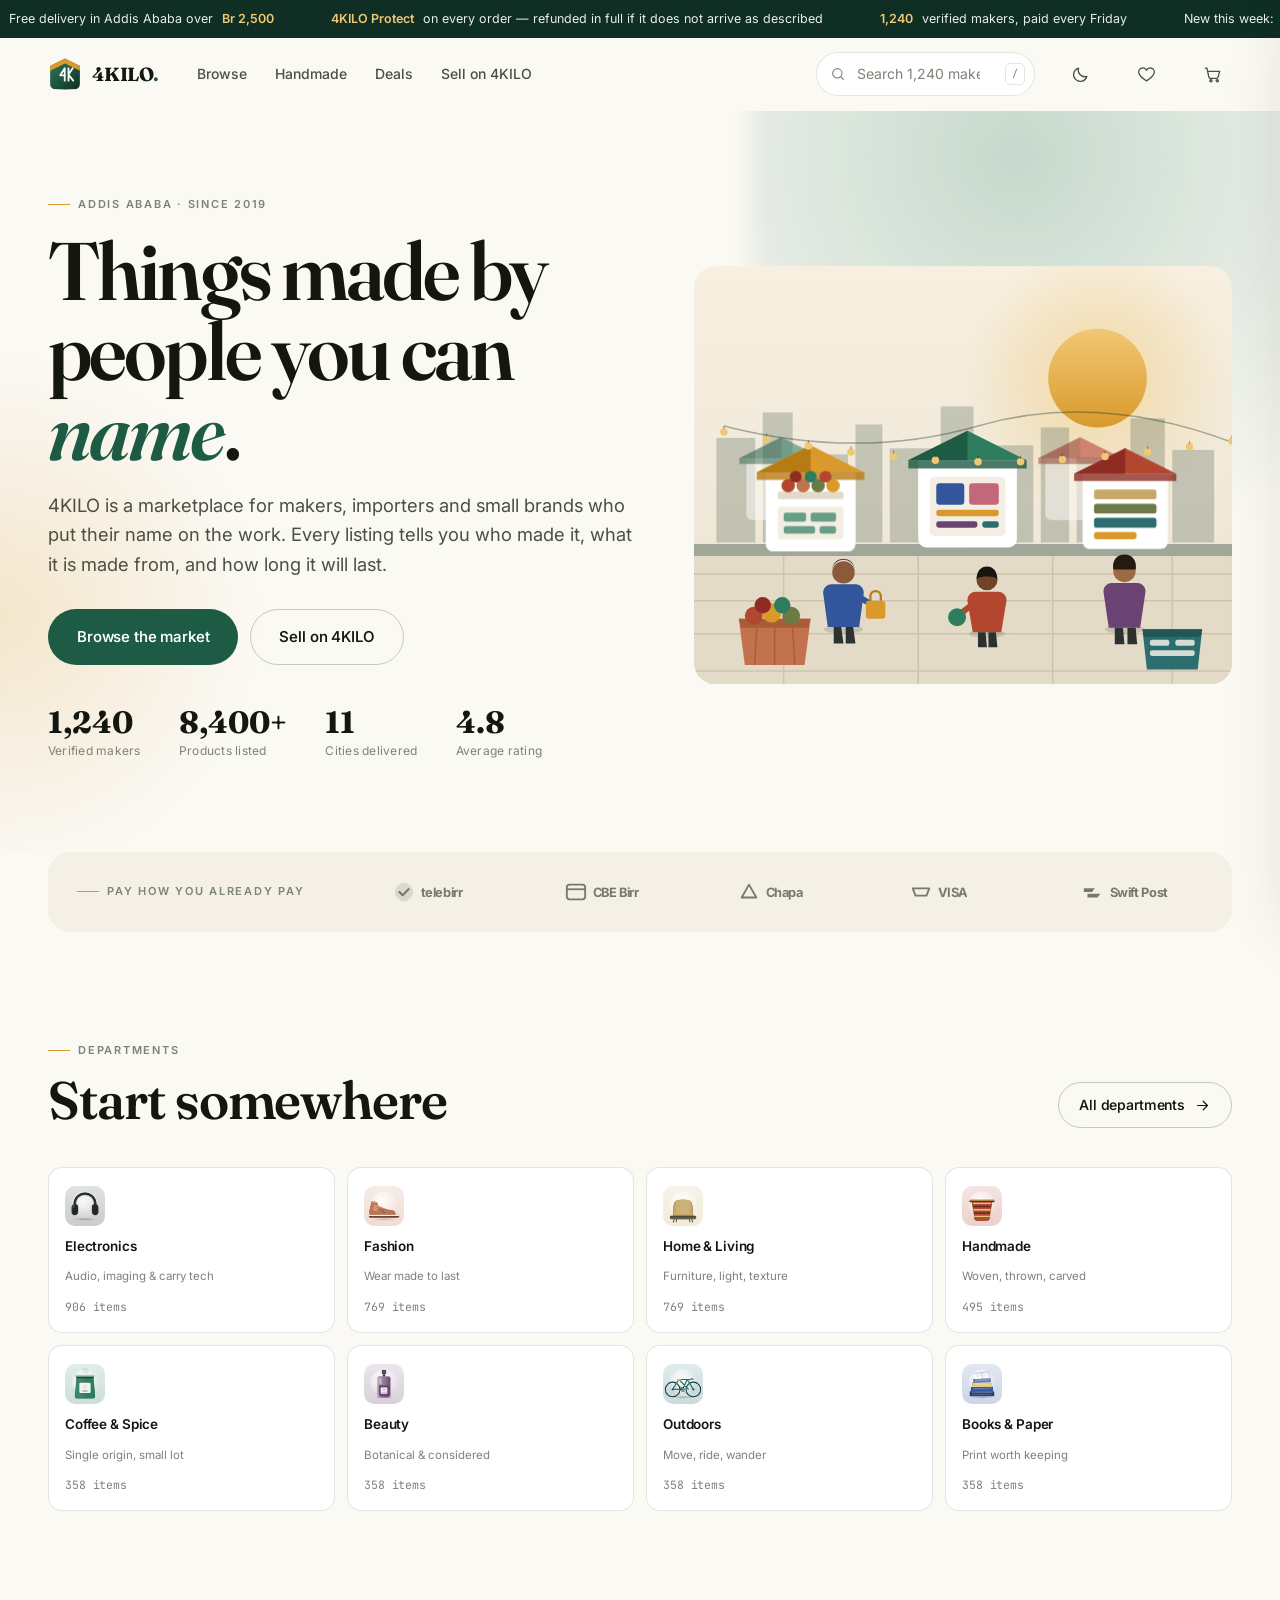
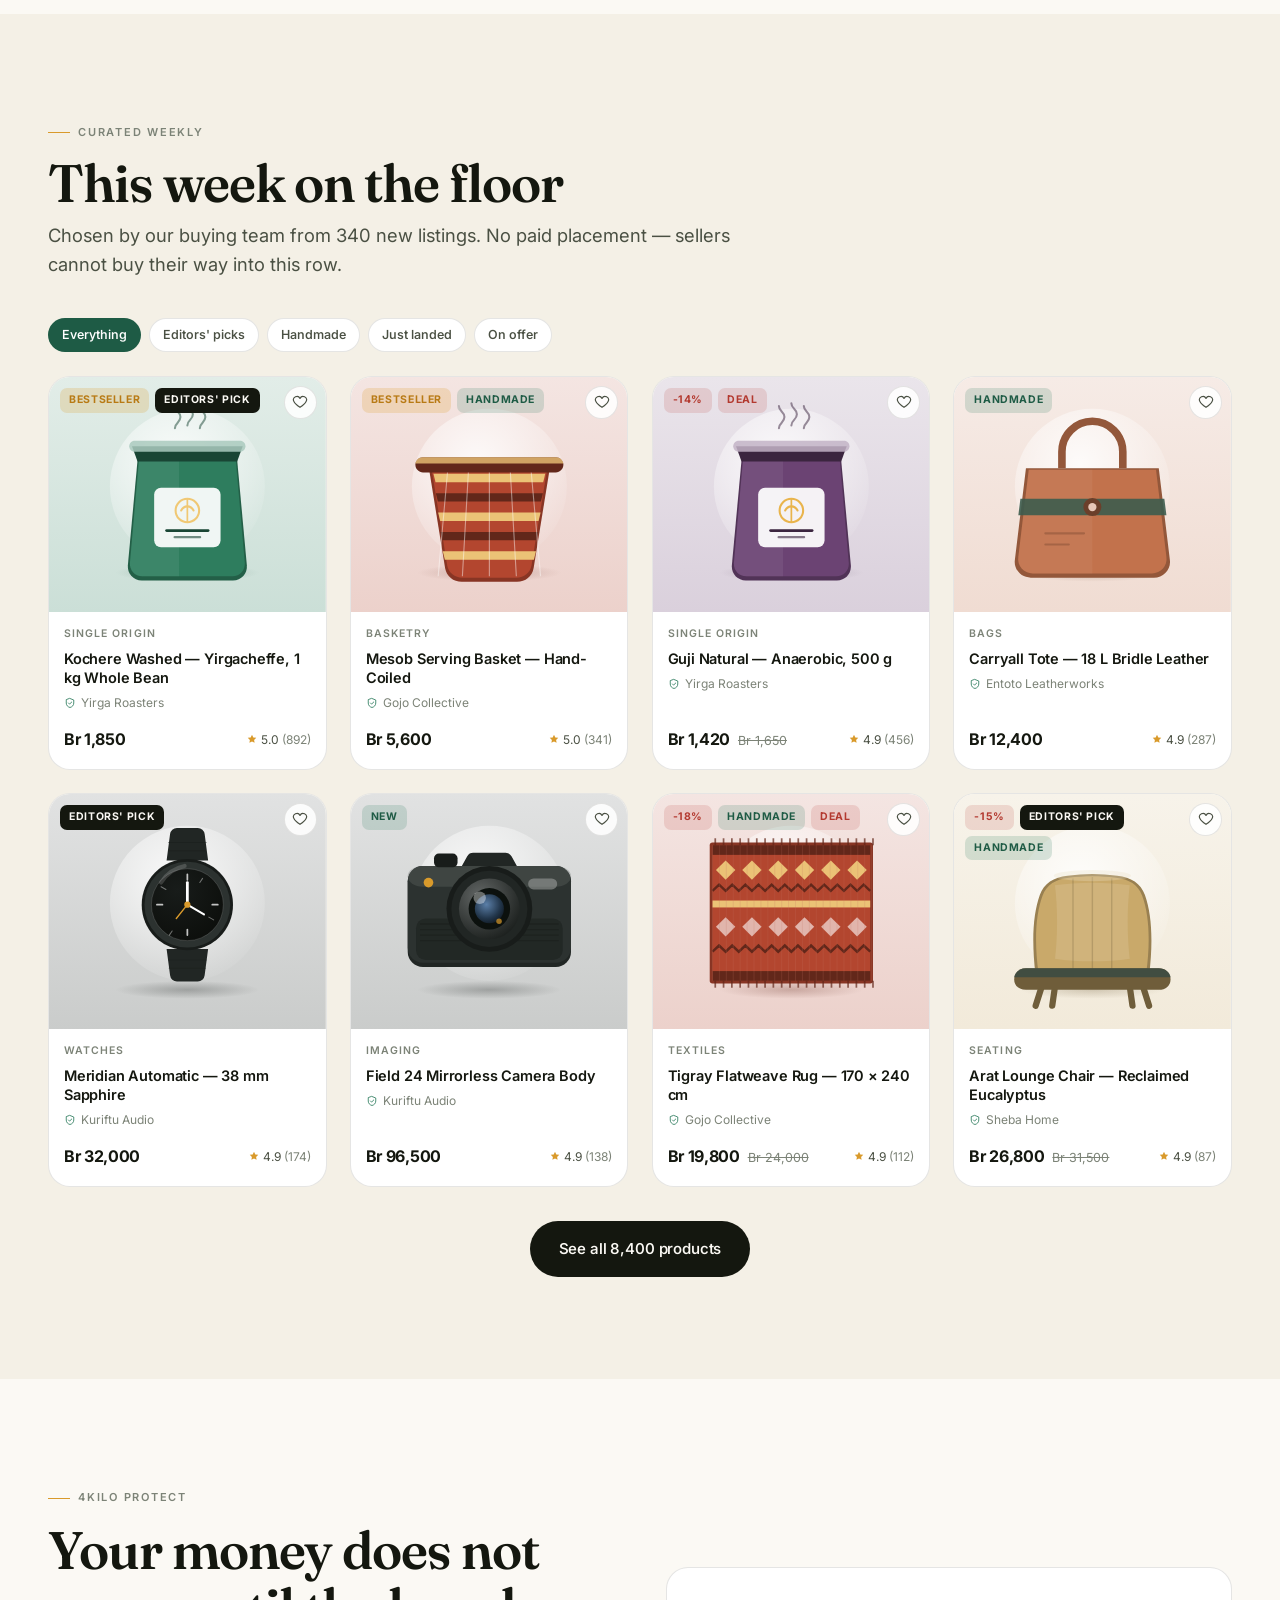
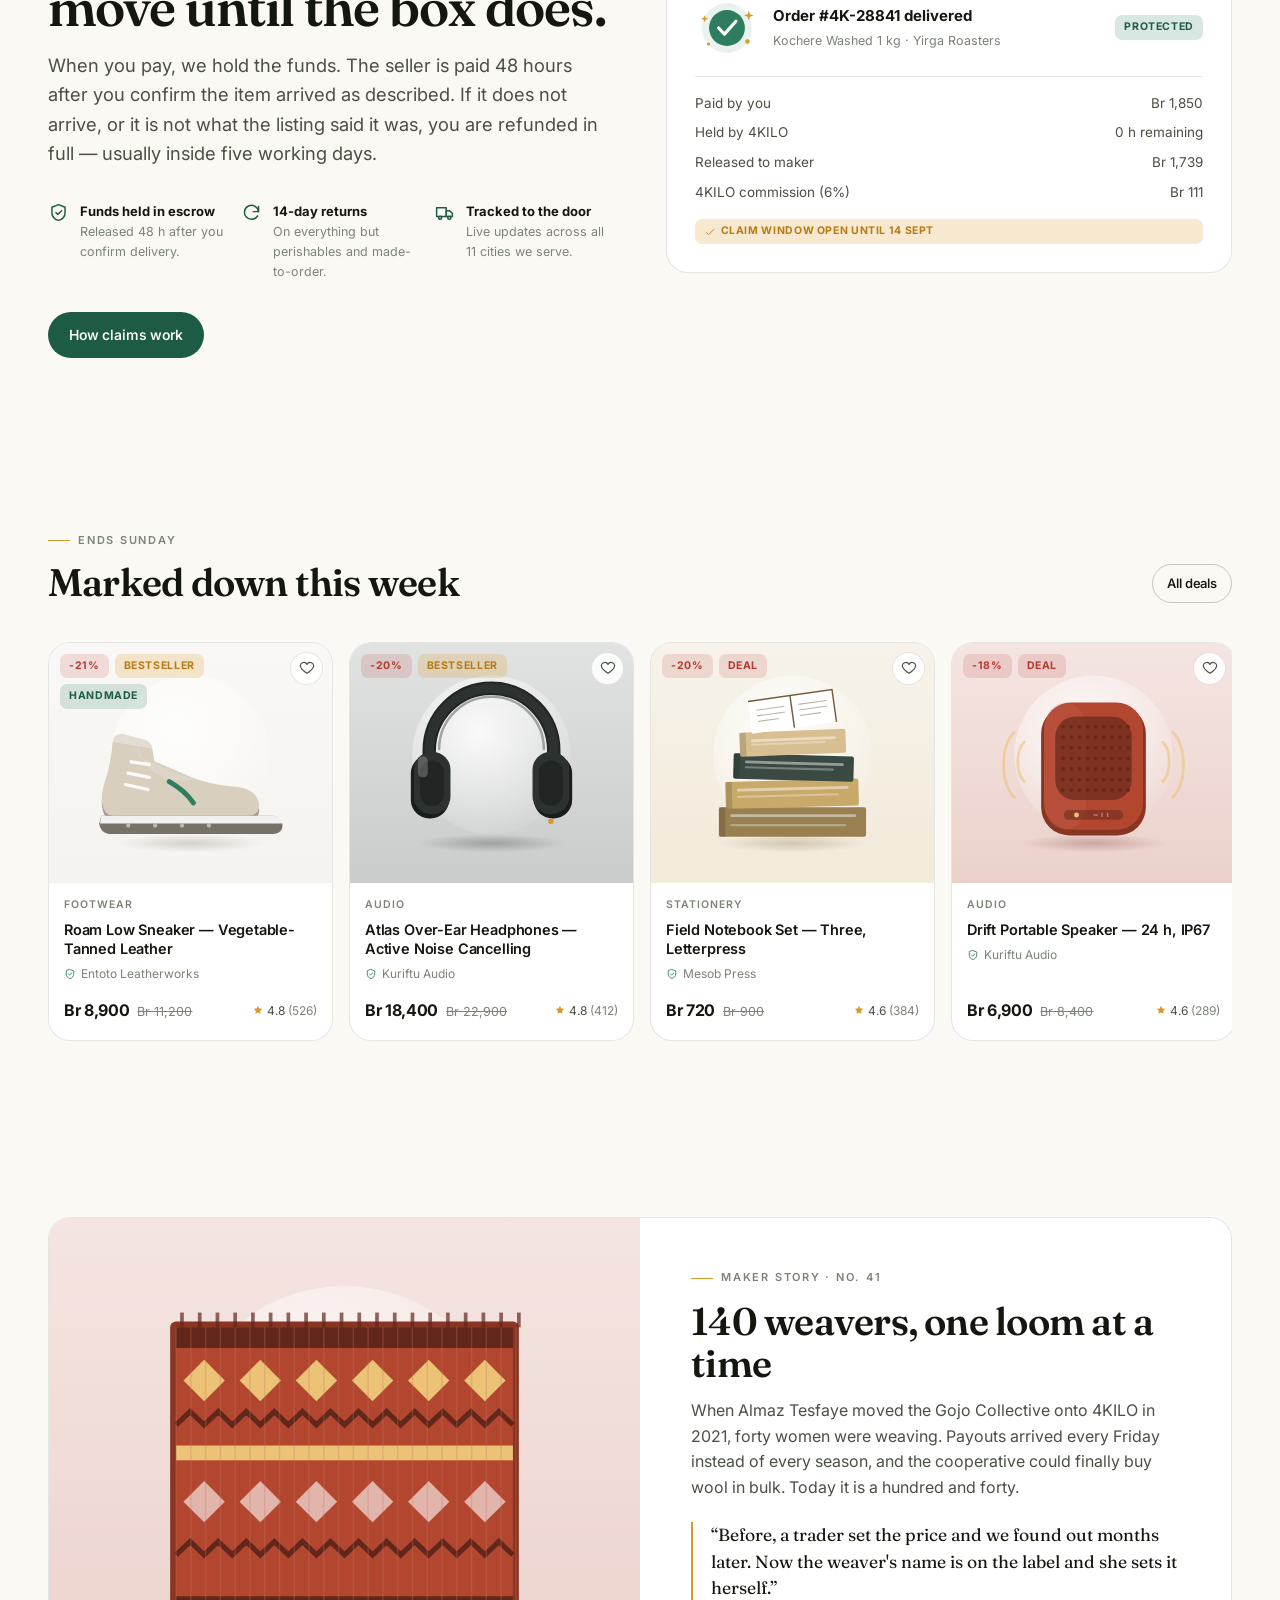
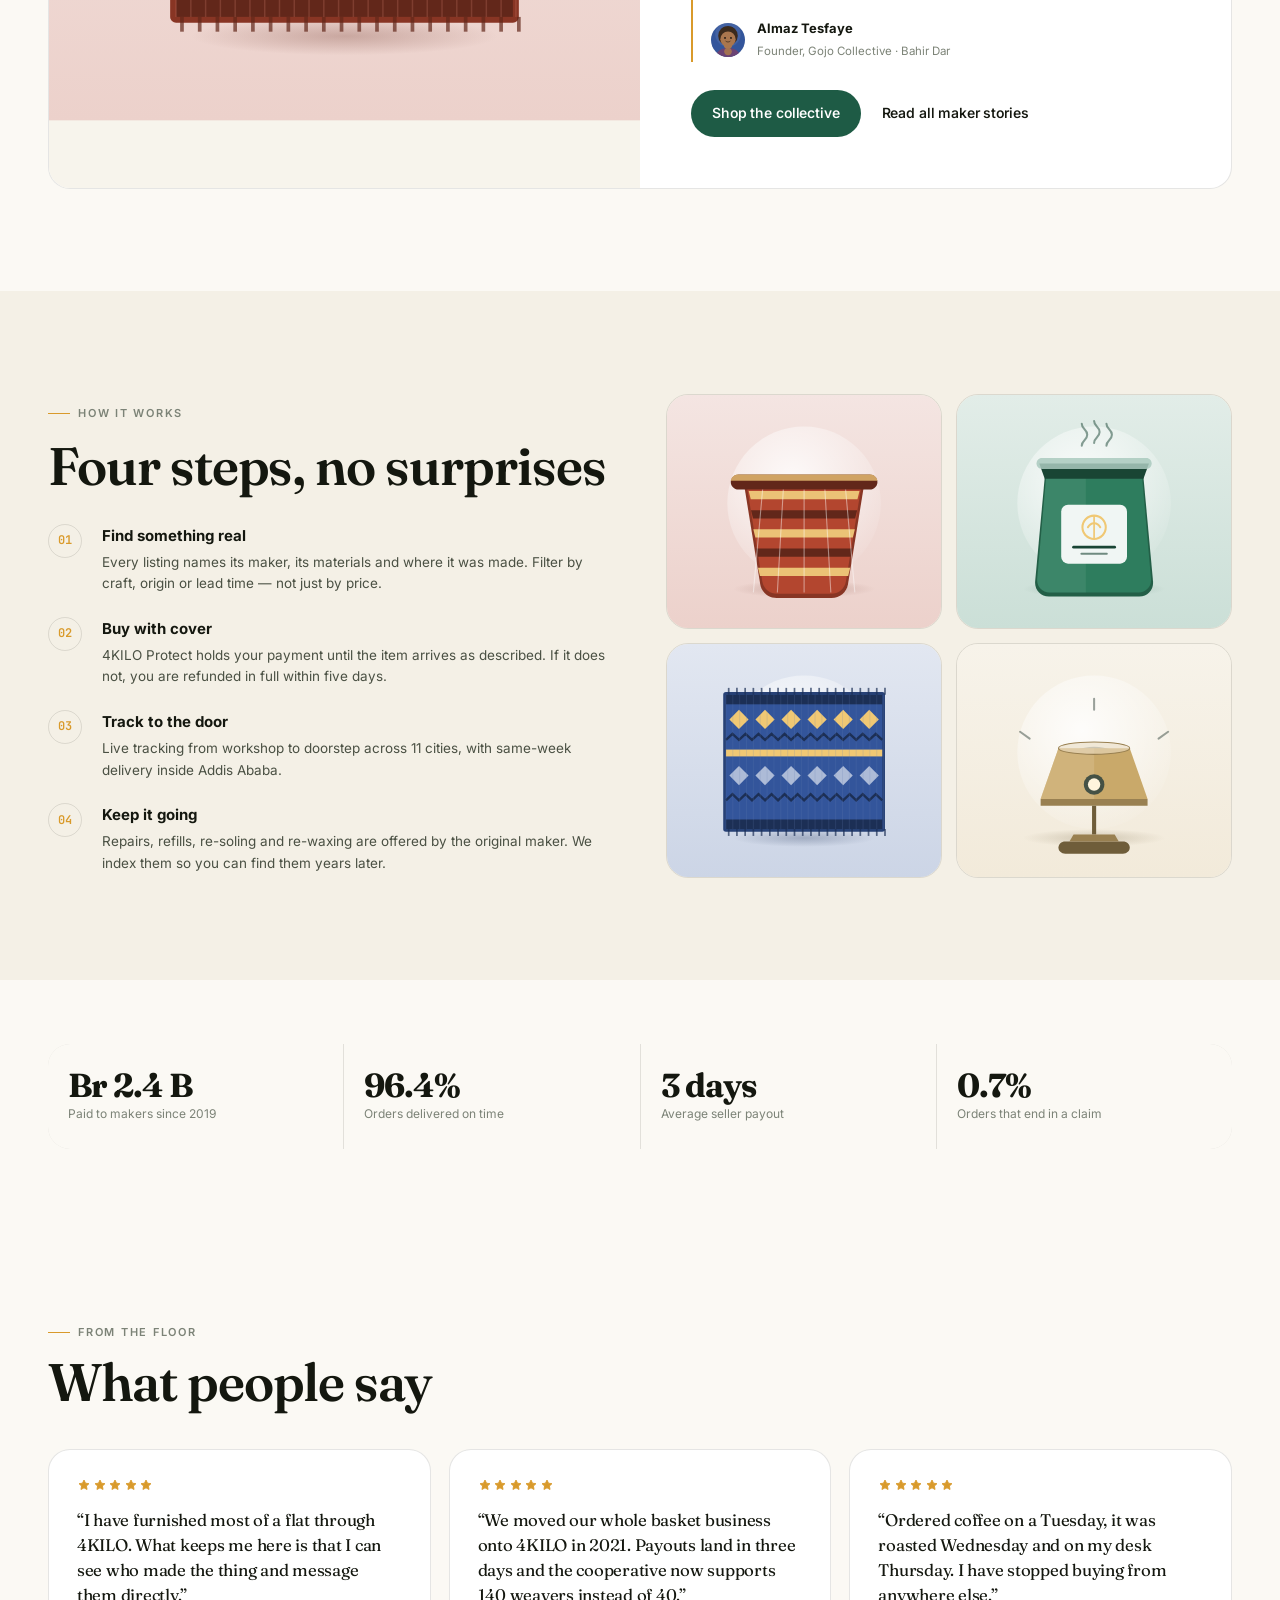
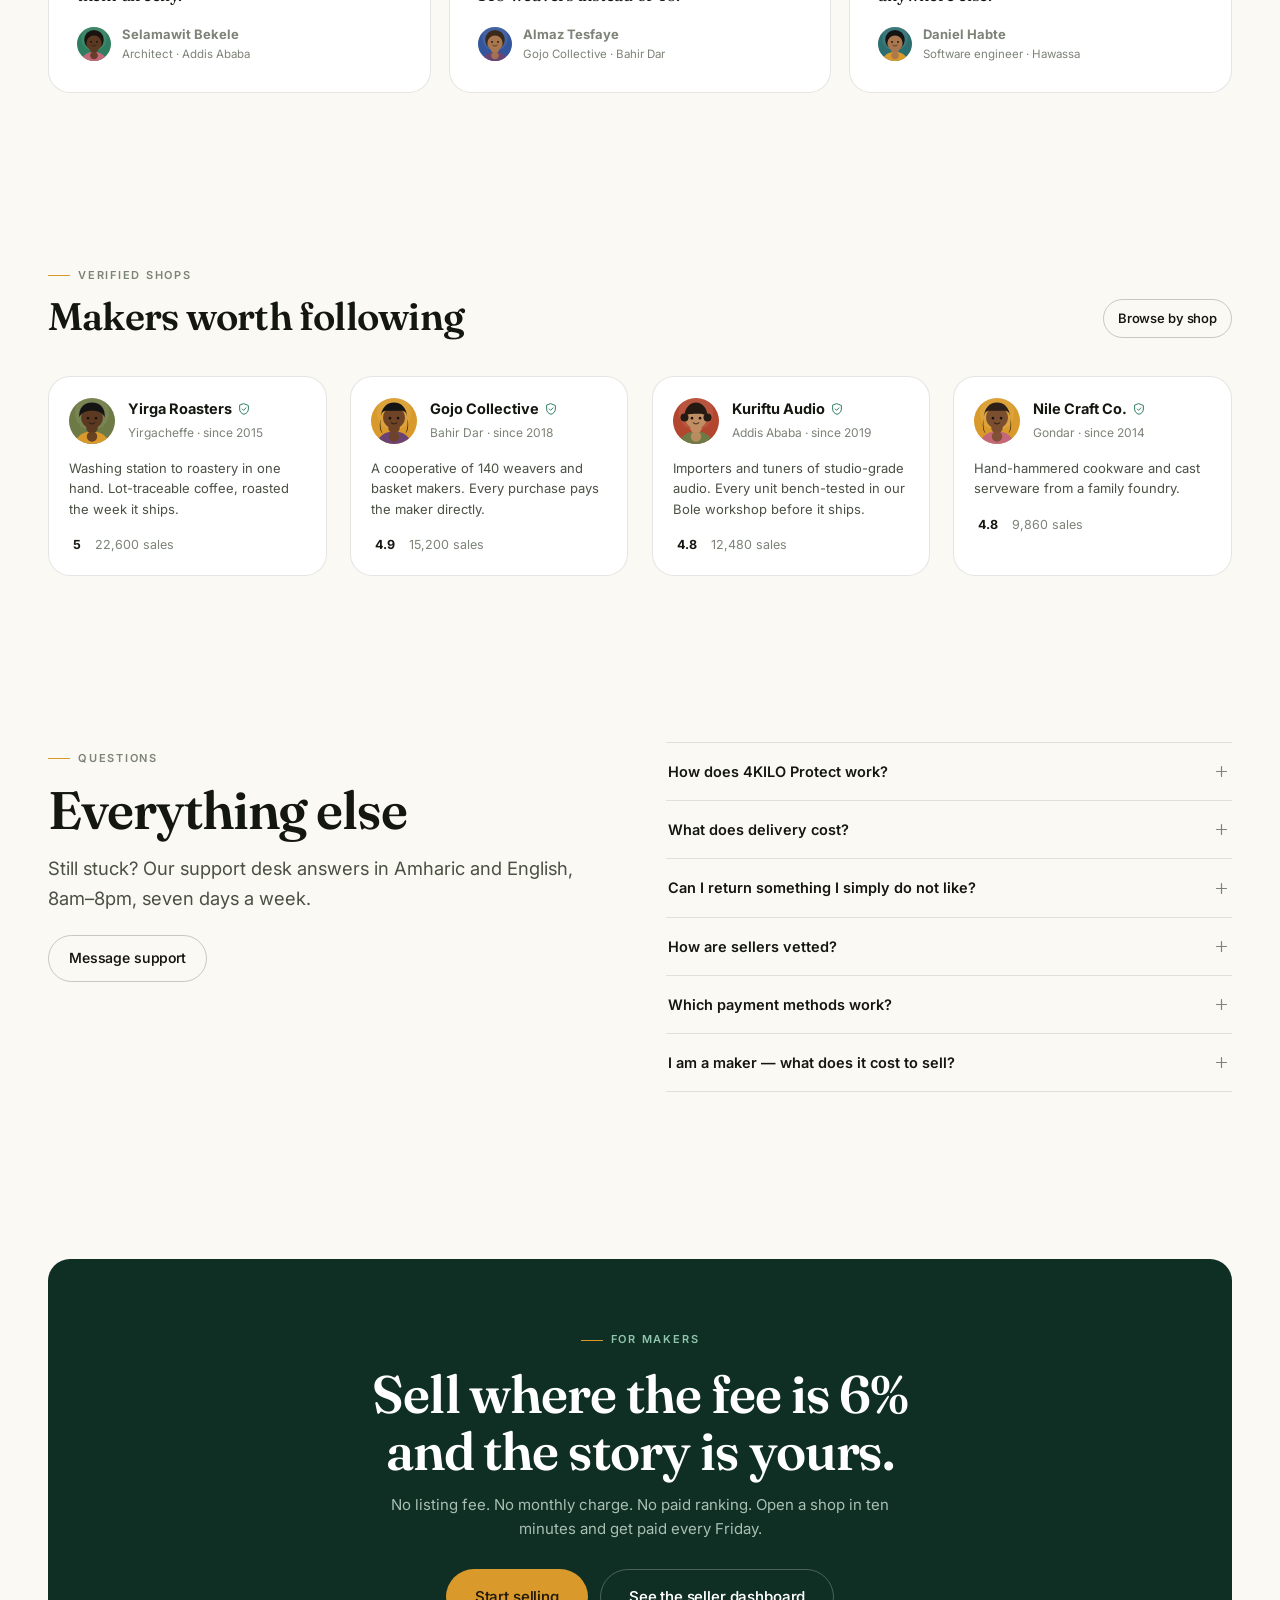
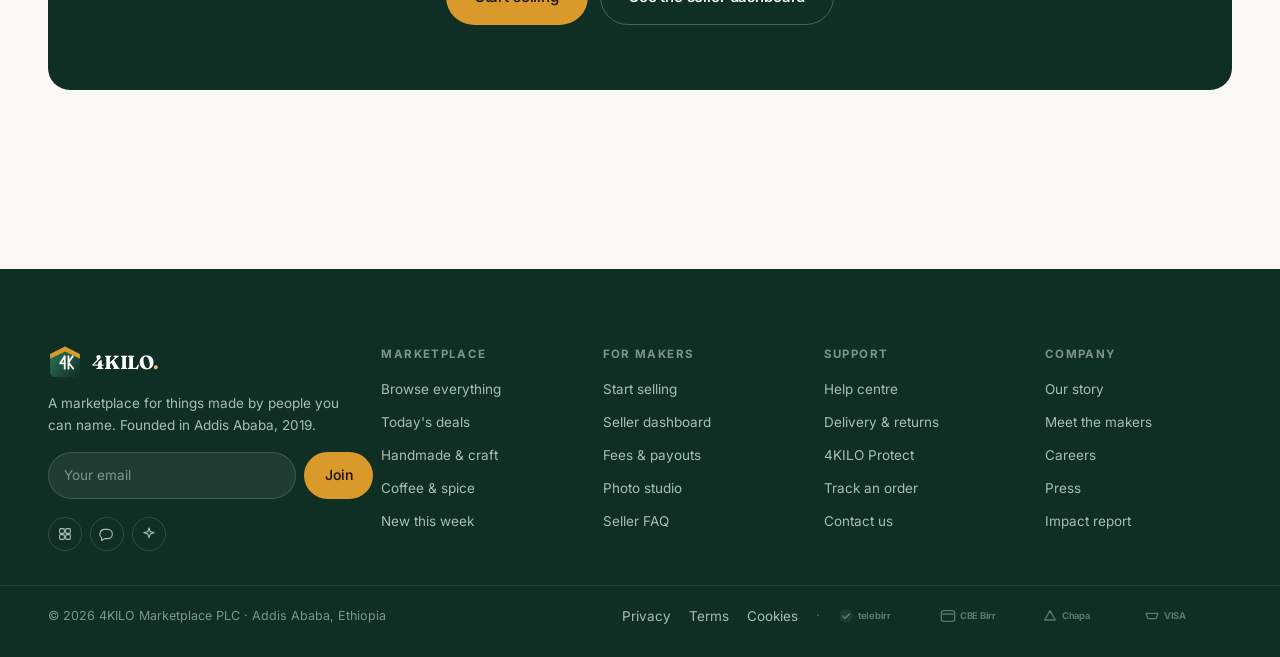
<file: index.html>
<!DOCTYPE html>
<html lang="en" data-theme="light">
<head>
<meta charset="utf-8">
<meta name="viewport" content="width=device-width, initial-scale=1">
<title>4KILO Marketplace — Things made by people you can name</title>
<meta name="description" content="A curated marketplace for independent makers, importers and small brands across Ethiopia. 1,240 verified sellers. Every order protected.">
<meta name="theme-color" content="#0F2E24">
<link rel="preconnect" href="https://fonts.googleapis.com">
<link rel="preconnect" href="https://fonts.gstatic.com" crossorigin>
<link href="https://fonts.googleapis.com/css2?family=Fraunces:ital,opsz,wght@0,9..144,400..700;1,9..144,400..600&family=Inter:wght@400;500;600;700&family=JetBrains+Mono:wght@400;600&display=swap" rel="stylesheet">
<link rel="stylesheet" href="assets/css/styles.css?v=6">
<link rel="icon" href="assets/img/favicon.svg?v=6" type="image/svg+xml">
</head>
<body data-page="home">
<a class="skip" href="#main">Skip to content</a>

<main id="main">

  <!-- ============ HERO ============ -->
  <section class="hero">
    <div class="hero__blob"></div>
    <div class="hero__blob hero__blob--2"></div>
    <div class="wrap hero__grid">
      <div class="hero__copy">
        <span class="eyebrow">Addis Ababa · Since 2019</span>
        <h1 class="display">
          Things made by<br>people you can <span class="serif-em">name</span>.
        </h1>
        <p class="lede">
          4KILO is a marketplace for makers, importers and small brands who put their
          name on the work. Every listing tells you who made it, what it is made from,
          and how long it will last.
        </p>
        <div class="hero__cta">
          <a class="btn btn--primary btn--lg" href="browse.html">Browse the market</a>
          <a class="btn btn--ghost btn--lg" href="sell.html">Sell on 4KILO</a>
        </div>
        <div class="hero__stats">
          <div class="hero__stat"><b>1,240</b><span>Verified makers</span></div>
          <div class="hero__stat"><b>8,400+</b><span>Products listed</span></div>
          <div class="hero__stat"><b>11</b><span>Cities delivered</span></div>
          <div class="hero__stat"><b>4.8</b><span>Average rating</span></div>
        </div>
      </div>
      <div class="hero__art reveal" id="heroArt"></div>
    </div>
  </section>

  <!-- ============ TRUST ============ -->
  <section class="section--tight" style="padding-block:0">
    <div class="wrap">
      <div class="panel panel--flat row row--between row--wrap" style="gap:24px">
        <span class="eyebrow" style="flex:none">Pay how you already pay</span>
        <div class="trust" id="trustRow"></div>
      </div>
    </div>
  </section>

  <!-- ============ CATEGORIES ============ -->
  <section class="section" id="categories">
    <div class="wrap">
      <div class="section-head">
        <div>
          <span class="eyebrow">Departments</span>
          <h2 class="h1" style="margin-top:12px">Start somewhere</h2>
        </div>
        <a class="btn btn--ghost" href="browse.html">All departments <span id="i1"></span></a>
      </div>
      <div class="cats" id="catGrid"></div>
    </div>
  </section>

  <!-- ============ FEATURED ============ -->
  <section class="section tint" id="featured">
    <div class="wrap">
      <div class="section-head">
        <div>
          <span class="eyebrow">Curated weekly</span>
          <h2 class="h1" style="margin-top:12px">This week on the floor</h2>
          <p class="lede">Chosen by our buying team from 340 new listings. No paid placement — sellers cannot buy their way into this row.</p>
        </div>
      </div>
      <div class="row row--wrap" style="gap:8px;margin-bottom:24px" id="featTabs"></div>
      <div class="cards cards--4" id="featGrid"></div>
      <div class="text-c" style="margin-top:34px">
        <a class="btn btn--dark btn--lg" href="browse.html">See all 8,400 products</a>
      </div>
    </div>
  </section>

  <!-- ============ PROTECT ============ -->
  <section class="section" id="protect">
    <div class="wrap feature-split">
      <div class="reveal">
        <span class="eyebrow">4KILO Protect</span>
        <h2 class="h1" style="margin-block:14px 16px">Your money does not<br>move until the box does.</h2>
        <p class="lede">
          When you pay, we hold the funds. The seller is paid 48 hours after you confirm
          the item arrived as described. If it does not arrive, or it is not what the listing
          said it was, you are refunded in full — usually inside five working days.
        </p>
        <div class="perks" style="margin-top:32px">
          <div class="perk" id="pk1"></div>
          <div class="perk" id="pk2"></div>
          <div class="perk" id="pk3"></div>
        </div>
        <a class="btn btn--primary" style="margin-top:30px" href="#faq">How claims work</a>
      </div>
      <div class="reveal" id="protectArt"></div>
    </div>
  </section>

  <!-- ============ DEALS ============ -->
  <section class="section--tight">
    <div class="wrap">
      <div class="section-head">
        <div>
          <span class="eyebrow">Ends Sunday</span>
          <h2 class="h2" style="margin-top:12px">Marked down this week</h2>
        </div>
        <a class="btn btn--ghost btn--sm" href="browse.html?sort=deals">All deals</a>
      </div>
      <div class="scroll-x" id="dealRow"></div>
    </div>
  </section>

  <!-- ============ MAKER STORY ============ -->
  <section class="section" id="makers">
    <div class="wrap">
      <div class="panel" style="padding:0;overflow:hidden">
        <div class="feature-split" style="gap:0;align-items:stretch">
          <div id="storyArt" style="min-height:340px;background:var(--surface-2)"></div>
          <div style="padding:clamp(26px,4vw,54px);display:flex;flex-direction:column;justify-content:center">
            <span class="eyebrow">Maker story · No. 41</span>
            <h2 class="h2" style="margin-block:14px 14px">140 weavers, one loom at a time</h2>
            <p class="lede" style="font-size:1rem">
              When Almaz Tesfaye moved the Gojo Collective onto 4KILO in 2021, forty women
              were weaving. Payouts arrived every Friday instead of every season, and the
              cooperative could finally buy wool in bulk. Today it is a hundred and forty.
            </p>
            <blockquote style="margin-top:22px;padding-left:18px;border-left:2px solid var(--accent)">
              <p style="font-family:var(--font-display);font-size:1.1rem;line-height:1.5">
                “Before, a trader set the price and we found out months later. Now the weaver's
                name is on the label and she sets it herself.”
              </p>
              <footer class="row" style="margin-top:16px">
                <span class="avatar avatar--sm" id="almazAv"></span>
                <span>
                  <b style="font-size:13px;display:block">Almaz Tesfaye</b>
                  <span class="muted" style="font-size:11.5px">Founder, Gojo Collective · Bahir Dar</span>
                </span>
              </footer>
            </blockquote>
            <div class="row" style="margin-top:28px;gap:10px;flex-wrap:wrap">
              <a class="btn btn--primary" href="browse.html?cat=craft">Shop the collective</a>
              <a class="btn btn--quiet" href="#makers">Read all maker stories</a>
            </div>
          </div>
        </div>
      </div>
    </div>
  </section>

  <!-- ============ HOW IT WORKS ============ -->
  <section class="section tint">
    <div class="wrap feature-split">
      <div>
        <span class="eyebrow">How it works</span>
        <h2 class="h1" style="margin-block:14px 30px">Four steps, no surprises</h2>
        <ol class="numlist" id="howList"></ol>
      </div>
      <div class="grid cards--2" style="gap:14px" id="howArt"></div>
    </div>
  </section>

  <!-- ============ STATS ============ -->
  <section class="section--tight">
    <div class="wrap">
      <div class="statbar reveal">
        <div><b>Br 2.4 B</b><span>Paid to makers since 2019</span></div>
        <div><b>96.4%</b><span>Orders delivered on time</span></div>
        <div><b>3 days</b><span>Average seller payout</span></div>
        <div><b>0.7%</b><span>Orders that end in a claim</span></div>
      </div>
    </div>
  </section>

  <!-- ============ TESTIMONIALS ============ -->
  <section class="section">
    <div class="wrap">
      <div class="section-head">
        <div>
          <span class="eyebrow">From the floor</span>
          <h2 class="h1" style="margin-top:12px">What people say</h2>
        </div>
      </div>
      <div class="quotes" id="quoteGrid"></div>
    </div>
  </section>

  <!-- ============ TOP SELLERS ============ -->
  <section class="section--tight">
    <div class="wrap">
      <div class="section-head">
        <div>
          <span class="eyebrow">Verified shops</span>
          <h2 class="h2" style="margin-top:12px">Makers worth following</h2>
        </div>
        <a class="btn btn--ghost btn--sm" href="browse.html">Browse by shop</a>
      </div>
      <div class="cards cards--4" id="sellerGrid"></div>
    </div>
  </section>

  <!-- ============ FAQ ============ -->
  <section class="section" id="faq">
    <div class="wrap feature-split" style="align-items:start">
      <div>
        <span class="eyebrow">Questions</span>
        <h2 class="h1" style="margin-block:14px 16px">Everything else</h2>
        <p class="lede">Still stuck? Our support desk answers in Amharic and English, 8am–8pm, seven days a week.</p>
        <a class="btn btn--ghost" style="margin-top:22px" href="#">Message support</a>
      </div>
      <div class="acc" id="faqAcc"></div>
    </div>
  </section>

  <!-- ============ SELL CTA ============ -->
  <section class="section--tight" style="padding-bottom:clamp(48px,7vw,90px)">
    <div class="wrap">
      <div class="panel reveal" style="background:var(--forest-900);color:#E7F0EA;border-color:transparent;text-align:center;padding:clamp(34px,5vw,64px)">
        <span class="eyebrow" style="color:#8FC4AE">For makers</span>
        <h2 class="h1" style="margin-block:16px 14px;color:#fff">Sell where the fee is 6%<br>and the story is yours.</h2>
        <p style="max-width:56ch;margin:0 auto;color:#A9BFB2">
          No listing fee. No monthly charge. No paid ranking. Open a shop in ten minutes and
          get paid every Friday.
        </p>
        <div class="row" style="justify-content:center;gap:12px;margin-top:28px;flex-wrap:wrap">
          <a class="btn btn--gold btn--lg" href="sell.html">Start selling</a>
          <a class="btn btn--lg" style="--btn-bg:transparent;--btn-fg:#fff;--btn-bd:rgba(255,255,255,.25)" href="dashboard.html">See the seller dashboard</a>
        </div>
      </div>
    </div>
  </section>

</main>

<script src="assets/js/art.js?v=6"></script>
<script src="assets/js/data.js?v=6"></script>
<script src="assets/js/app.js?v=6"></script>
<script>
/* ---------- hero + decorative art ---------- */
qs('#heroArt').innerHTML = ART.hero();
qs('#almazAv').innerHTML = ART.avatar('almaz2');
qs('#i1').innerHTML = icon('arrow');

qs('#trustRow').innerHTML = ['telebirr','cbe','chapa','visa','dhl']
  .map(n => ART.partner(n)).join('');

/* ---------- categories ---------- */
qs('#catGrid').innerHTML = CATEGORIES.map(c => {
  const n = PRODUCTS.filter(p => p.cat === c.id).length;
  return `<a class="cat reveal" href="browse.html?cat=${c.id}">
    <span style="width:40px;height:40px;border-radius:10px;overflow:hidden;display:block">
      ${ART.product(c.art, c.cw)}
    </span>
    <b>${c.name}</b>
    <span>${c.blurb}</span>
    <span class="mono muted" style="margin-top:2px">${n * 137 + 84} items</span>
  </a>`;
}).join('');

/* ---------- featured with tabs ---------- */
const FEAT_TABS = [
  ['all', 'Everything'],
  ['editors', "Editors' picks"],
  ['handmade', 'Handmade'],
  ['new', 'Just landed'],
  ['deal', 'On offer']
];
let featTab = 'all';

function featured() {
  let list = PRODUCTS.slice();
  if (featTab !== 'all') list = list.filter(p => p.badges.includes(featTab));
  if (!list.length) list = PRODUCTS.slice();
  return list.sort((a, b) => b.rating - a.rating || b.reviews - a.reviews).slice(0, 8);
}
function paintFeat() {
  qs('#featTabs').innerHTML = FEAT_TABS.map(([k, t]) =>
    `<button class="chip ${k === featTab ? 'is-on' : ''}" data-tab="${k}">${t}</button>`).join('');
  qs('#featGrid').innerHTML = featured().map(p => productCard(p)).join('');
  Wish.sync(); wireReveal();
  qsa('#featGrid .reveal').forEach(el => el.classList.add('in'));
}
paintFeat();
on(qs('#featTabs'), 'click', e => {
  const b = e.target.closest('[data-tab]');
  if (!b) return;
  featTab = b.dataset.tab;
  paintFeat();
});

/* ---------- protect perks ---------- */
const PERKS = [
  ['shield', 'Funds held in escrow', 'Released 48 h after you confirm delivery.'],
  ['refresh', '14-day returns', 'On everything but perishables and made-to-order.'],
  ['truck', 'Tracked to the door', 'Live updates across all 11 cities we serve.']
];
PERKS.forEach(([ic, b, s], i) => {
  qs('#pk' + (i + 1)).innerHTML = `${icon(ic)}<span><b>${b}</b><span>${s}</span></span>`;
});
qs('#protectArt').innerHTML = `
  <div class="panel" style="display:grid;gap:16px">
    <div class="row" style="gap:14px">
      <span style="width:64px;height:64px">${ART.successArt()}</span>
      <div>
        <b style="font-size:15px;display:block">Order #4K-28841 delivered</b>
        <span class="muted" style="font-size:12.5px">Kochere Washed 1 kg · Yirga Roasters</span>
      </div>
      <span class="badge badge--green" style="margin-left:auto">Protected</span>
    </div>
    <hr class="hr" style="margin:0">
    <div class="totals" style="margin:0">
      <div><span>Paid by you</span><span>Br 1,850</span></div>
      <div><span>Held by 4KILO</span><span>0 h remaining</span></div>
      <div><span>Released to maker</span><span>Br 1,739</span></div>
      <div><span>4KILO commission (6%)</span><span>Br 111</span></div>
    </div>
    <div class="badge badge--gold">${icon('check')} Claim window open until 14 Sept</div>
  </div>`;

/* ---------- deals ---------- */
qs('#dealRow').innerHTML = PRODUCTS.filter(p => p.was)
  .sort((a, b) => b.discount - a.discount)
  .map(p => productCard(p)).join('');
qsa('#dealRow .reveal').forEach(el => el.classList.add('in'));

/* ---------- maker story art ---------- */
qs('#storyArt').innerHTML = ART.product('rug', 'ember');
qs('#storyArt').style.display = 'grid';

/* ---------- how it works ---------- */
qs('#howList').innerHTML = HOW_IT_WORKS
  .map(s => `<li class="reveal"><div><b>${s.t}</b><p>${s.d}</p></div></li>`).join('');
qs('#howArt').innerHTML = [
  ['mesob-basket', 'basket', 'ember'], ['coffee', 'coffee', 'forest'],
  ['rug', 'rug', 'cobalt'], ['lamp', 'lamp', 'sand']
].map(([, k, c]) => `<div class="reveal" style="border-radius:var(--r-lg);overflow:hidden;border:1px solid var(--border)">
  ${ART.product(k, c)}</div>`).join('');

/* ---------- testimonials ---------- */
qs('#quoteGrid').innerHTML = TESTIMONIALS.map(t => `
  <blockquote class="panel quote reveal">
    ${stars(5)}
    <p>“${t.q}”</p>
    <footer>
      <span class="avatar avatar--sm">${ART.avatar(t.s)}</span>
      <span><b>${t.n}</b><span>${t.r}</span></span>
    </footer>
  </blockquote>`).join('');

/* ---------- sellers ---------- */
qs('#sellerGrid').innerHTML = Object.values(SELLERS)
  .sort((a, b) => b.sales - a.sales).slice(0, 4).map(s => `
  <a class="card reveal" href="browse.html?seller=${s.id}" style="padding:20px">
    <div class="row" style="gap:13px">
      <span class="avatar">${ART.avatar(s.id + s.name)}</span>
      <div>
        <b style="font-size:14.5px;display:flex;align-items:center;gap:5px">
          ${s.name}${s.verified ? icon('shield', 'vf') : ''}
        </b>
        <span class="muted" style="font-size:12px">${s.city} · since ${s.since}</span>
      </div>
    </div>
    <p style="font-size:13px;color:var(--text-2);margin-top:14px;line-height:1.55">${s.bio}</p>
    <div class="row" style="margin-top:16px;gap:14px;font-size:12.5px">
      <span class="row" style="gap:4px">${iconFilled('star')}<b>${s.rating}</b></span>
      <span class="muted">${s.sales.toLocaleString()} sales</span>
    </div>
  </a>`).join('');
qsa('.vf').forEach(s => { s.style.width = '14px'; s.style.height = '14px'; s.style.color = 'var(--forest-500)'; });

/* ---------- faq ---------- */
qs('#faqAcc').innerHTML = FAQS.map(([q, a]) => `
  <div class="acc__item">
    <button class="acc__btn" aria-expanded="false">${q} ${icon('plus')}</button>
    <div class="acc__panel"><div><p>${a}</p></div></div>
  </div>`).join('');
wireAccordions();
wireReveal();
</script>
</body>
</html>
</file>
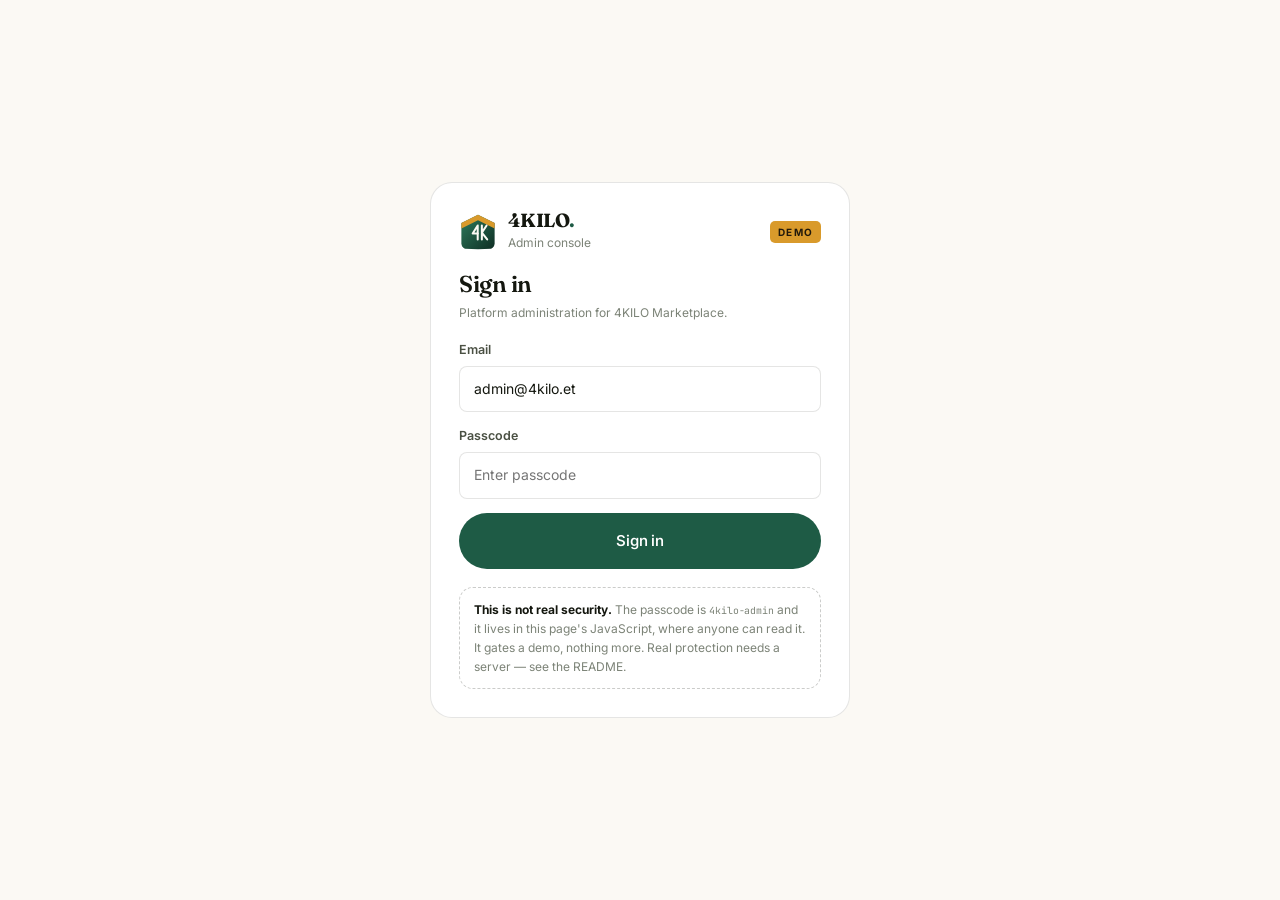
<file: admin.html>
<!DOCTYPE html>
<html lang="en" data-theme="light">
<head>
<meta charset="utf-8">
<meta name="viewport" content="width=device-width, initial-scale=1">
<title>Admin console — 4KILO</title>
<meta name="robots" content="noindex, nofollow">
<meta name="theme-color" content="#0F2E24">
<link rel="preconnect" href="https://fonts.googleapis.com">
<link rel="preconnect" href="https://fonts.gstatic.com" crossorigin>
<link href="https://fonts.googleapis.com/css2?family=Fraunces:ital,opsz,wght@0,9..144,400..700;1,9..144,400..600&family=Inter:wght@400;500;600;700&family=JetBrains+Mono:wght@400;600&display=swap" rel="stylesheet">
<link rel="stylesheet" href="assets/css/styles.css?v=6">
<link rel="icon" href="assets/img/favicon.svg?v=6" type="image/svg+xml">
<style>
/* ---------- admin shell ---------- */
.admin-top {
  position: sticky; top: 0; z-index: 60;
  background: var(--forest-900); color: #E7F0EA;
  border-bottom: 1px solid rgba(255,255,255,.12);
}
.admin-top__bar { display: flex; align-items: center; gap: 16px; height: 60px; }
.admin-top a { color: #A9BFB2; }
.admin-top a:hover { color: #fff; }
.admin-badge {
  font-size: 10px; font-weight: 700; letter-spacing: .12em; text-transform: uppercase;
  background: var(--gold-500); color: #22190A; padding: 3px 8px; border-radius: 5px;
}
.tabs { display: flex; gap: 4px; overflow-x: auto; padding-bottom: 2px; }
.tabs button {
  padding: 9px 15px; border-radius: var(--r-pill); font-size: 13.5px; font-weight: 550;
  color: var(--text-2); white-space: nowrap; border: 1px solid transparent;
}
.tabs button:hover { background: var(--surface-2); color: var(--text); }
.tabs button.is-on { background: var(--brand); color: var(--brand-ink); }
.tabs button .n {
  font-size: 10.5px; font-family: var(--font-mono); margin-left: 6px;
  background: rgba(0,0,0,.16); padding: 1px 5px; border-radius: 4px;
}
.tabs button.is-on .n { background: rgba(255,255,255,.22); }
.pane { display: none; }
.pane.is-on { display: block; }

/* ---------- login gate ---------- */
.gate { min-height: 100vh; display: grid; place-items: center; padding: 24px; }
.gate__box { width: min(420px, 100%); }
.gate__note {
  font-size: 12px; color: var(--muted); border: 1px dashed var(--border-strong);
  border-radius: var(--r-md); padding: 12px 14px; margin-top: 18px; line-height: 1.6;
}

/* ---------- editable cells ---------- */
.cell-in {
  width: 100%; background: transparent; border: 1px solid transparent;
  border-radius: 6px; padding: 5px 7px; font-size: 13px;
  font-variant-numeric: tabular-nums;
}
.cell-in:hover { border-color: var(--border); background: var(--surface-2); }
.cell-in:focus { outline: none; border-color: var(--brand); background: var(--surface); box-shadow: var(--ring); }
.cell-in.num { text-align: right; }
.table td.tight { padding: 6px 8px; }
.row-actions { display: flex; gap: 6px; justify-content: flex-end; }
.mini {
  padding: 5px 10px; font-size: 12px; border-radius: var(--r-pill);
  border: 1px solid var(--border-strong); background: var(--surface); font-weight: 550;
}
.mini:hover { border-color: var(--text); }
.mini--danger { color: var(--danger); border-color: color-mix(in srgb, var(--danger) 40%, transparent); }
.mini--go { background: var(--brand); color: var(--brand-ink); border-color: transparent; }
.is-dirty { background: color-mix(in srgb, var(--accent) 14%, transparent) !important; }

.status-sel {
  padding: 5px 10px; border-radius: var(--r-pill); font-size: 12px; font-weight: 600;
  border: 1px solid var(--border); background: var(--surface); cursor: pointer;
}
.thumb-cell { width: 36px; height: 36px; border-radius: 7px; overflow: hidden; flex: none; }
.thumb-cell > svg { width: 100%; height: 100%; }
.bar-wide { display: flex; gap: 10px; flex-wrap: wrap; align-items: center; margin-bottom: 18px; }
.searchbox {
  flex: 1; min-width: 180px; padding: 9px 14px; border-radius: var(--r-pill);
  border: 1px solid var(--border); background: var(--surface); font-size: 13.5px;
}
.searchbox:focus { outline: none; border-color: var(--brand); box-shadow: var(--ring); }
.hint { font-size: 12px; color: var(--muted); }
</style>
</head>
<body data-page="admin" data-shell="off">

<!-- ============ LOGIN GATE ============ -->
<div class="gate" id="gate">
  <div class="gate__box panel">
    <div class="row" style="gap:11px;margin-bottom:18px">
      <span style="width:38px;height:38px" id="gateMark"></span>
      <div>
        <div class="brand__name">4KILO<span>.</span></div>
        <span class="hint">Admin console</span>
      </div>
      <span class="admin-badge" style="margin-left:auto">Demo</span>
    </div>
    <h1 class="h3" style="margin-bottom:6px">Sign in</h1>
    <p class="hint" style="margin-bottom:18px">Platform administration for 4KILO Marketplace.</p>
    <form id="gateForm" class="stack" style="--s:14px">
      <div class="field">
        <label for="gu">Email</label>
        <input id="gu" type="email" value="admin@4kilo.et" autocomplete="username">
      </div>
      <div class="field">
        <label for="gp">Passcode</label>
        <input id="gp" type="password" placeholder="Enter passcode" autocomplete="current-password">
      </div>
      <button class="btn btn--primary btn--lg btn--block" type="submit">Sign in</button>
      <p id="gateErr" class="hint" style="color:var(--danger);display:none">Wrong passcode.</p>
    </form>
    <div class="gate__note">
      <b style="color:var(--text)">This is not real security.</b> The passcode is
      <code class="mono">4kilo-admin</code> and it lives in this page's JavaScript, where anyone
      can read it. It gates a demo, nothing more. Real protection needs a server — see
      the README.
    </div>
  </div>
</div>

<!-- ============ CONSOLE ============ -->
<div id="console" style="display:none">
  <header class="admin-top">
    <div class="wrap admin-top__bar">
      <span style="width:30px;height:30px;flex:none" id="topMark"></span>
      <b style="font-family:var(--font-display);font-size:17px;letter-spacing:-.02em">4KILO Admin</b>
      <span class="admin-badge">Demo</span>
      <span class="spacer"></span>
      <a href="index.html" class="hide-sm" style="font-size:13px">View storefront</a>
      <button class="icon-btn" data-theme-btn aria-label="Switch theme" style="color:#A9BFB2"></button>
      <button class="mini" id="signOut">Sign out</button>
    </div>
  </header>

  <main class="wrap" style="padding-block:26px 60px">
    <div class="row row--between row--wrap" style="gap:14px;margin-bottom:20px">
      <div>
        <span class="eyebrow">Platform administration</span>
        <h1 class="h2" style="margin-top:8px">Everything, everywhere</h1>
      </div>
      <div class="row" style="gap:8px">
        <button class="mini" id="exportBtn">Export JSON</button>
        <button class="mini mini--danger" id="resetBtn">Reset all changes</button>
      </div>
    </div>

    <div class="tabs" id="tabs" style="margin-bottom:24px"></div>

    <!-- ---------- OVERVIEW ---------- -->
    <section class="pane is-on" data-pane="overview">
      <div class="kpis" id="adminKpis" style="margin-bottom:22px"></div>
      <div class="grid" style="grid-template-columns:minmax(0,1.3fr) minmax(0,.7fr);align-items:start" id="ovGrid">
        <div class="panel">
          <h3 class="h3" style="margin-bottom:4px">Needs your attention</h3>
          <p class="hint" style="margin-bottom:16px">Queues with something waiting in them.</p>
          <div class="stack" style="--s:10px" id="attention"></div>
        </div>
        <div class="panel">
          <h3 class="h3" style="margin-bottom:4px">Top sellers by volume</h3>
          <p class="hint" style="margin-bottom:16px">Lifetime orders fulfilled.</p>
          <div id="topSellers"></div>
        </div>
      </div>
    </section>

    <!-- ---------- PRODUCTS ---------- -->
    <section class="pane" data-pane="products">
      <div class="bar-wide">
        <input class="searchbox" id="pSearch" placeholder="Search listings by name or maker">
        <select class="select" id="pCat"></select>
        <button class="mini mini--go" id="addProduct">+ New listing</button>
      </div>
      <p class="hint" style="margin-bottom:14px">
        Edit any cell and press Save on that row. Changes apply to the live storefront immediately.
      </p>
      <div class="panel" style="padding:8px">
        <div class="table-scroll"><table class="table" id="pTable"></table></div>
      </div>
    </section>

    <!-- ---------- ORDERS ---------- -->
    <section class="pane" data-pane="orders">
      <div class="bar-wide">
        <input class="searchbox" id="oSearch" placeholder="Search by reference, buyer or city">
        <select class="select" id="oStatus">
          <option value="">All statuses</option>
        </select>
      </div>
      <div class="panel" style="padding:8px">
        <div class="table-scroll"><table class="table" id="oTable"></table></div>
      </div>
    </section>

    <!-- ---------- SELLERS ---------- -->
    <section class="pane" data-pane="sellers">
      <h3 class="h3" style="margin-bottom:14px">Applications</h3>
      <div class="panel" style="padding:8px;margin-bottom:28px">
        <div class="table-scroll"><table class="table" id="appTable"></table></div>
      </div>
      <h3 class="h3" style="margin-bottom:14px">Active shops</h3>
      <div class="panel" style="padding:8px">
        <div class="table-scroll"><table class="table" id="sTable"></table></div>
      </div>
    </section>

    <!-- ---------- CLAIMS ---------- -->
    <section class="pane" data-pane="claims">
      <p class="hint" style="margin-bottom:14px">
        4KILO Protect claims. Approving refunds the buyer; releasing pays the maker.
      </p>
      <div class="panel" style="padding:8px">
        <div class="table-scroll"><table class="table" id="cTable"></table></div>
      </div>
    </section>
  </main>
</div>

<script src="assets/js/art.js?v=6"></script>
<script src="assets/js/data.js?v=6"></script>
<script src="assets/js/app.js?v=6"></script>
<script>
/* ======================================================================
   Gate. Cosmetic by design — see the note on the login card.
   ====================================================================== */
const PASSCODE = '4kilo-admin';
qs('#gateMark').innerHTML = ART.logo();
qs('#topMark').innerHTML = ART.logo();
qsa('[data-theme-btn]').forEach(b => b.innerHTML =
  icon(document.documentElement.dataset.theme === 'dark' ? 'sun' : 'moon'));

function openConsole() {
  qs('#gate').style.display = 'none';
  qs('#console').style.display = '';
  renderAll();
}
/* The restore-session check lives at the very bottom of this file: renderAll()
   reads consts (TABS, STATUSES) declared further down, and touching them from
   up here would hit the temporal dead zone and abort the whole script. */

on(qs('#gateForm'), 'submit', e => {
  e.preventDefault();
  if (qs('#gp').value.trim() === PASSCODE) {
    Store.write('adminSession', true);
    openConsole();
    toast('Signed in to the admin console');
  } else {
    qs('#gateErr').style.display = '';
    qs('#gp').select();
  }
});
on(qs('#signOut'), 'click', () => {
  Store.write('adminSession', false);
  location.reload();
});

/* ======================================================================
   Orders — deterministic base set, with admin status changes layered on
   ====================================================================== */
const STATUSES = ['Preparing', 'In transit', 'Delivered', 'Refunded', 'Cancelled'];
const STATUS_CLS = {
  'Preparing': '', 'In transit': 'badge--gold', 'Delivered': 'badge--green',
  'Refunded': 'badge--red', 'Cancelled': 'badge--red'
};

function baseOrders() {
  const out = [];
  for (let i = 0; i < 26; i++) {
    const p = PRODUCTS[(i * 7) % PRODUCTS.length];
    if (!p) continue;
    const qty = 1 + (i % 3);
    out.push({
      ref: '4K-' + (28400 + i * 53),
      pid: p.id,
      buyer: REVIEW_NAMES[(i * 5) % REVIEW_NAMES.length],
      city: CITIES[i % CITIES.length],
      qty,
      total: p.price * qty,
      status: STATUSES[[2, 1, 0, 2, 2, 3, 1, 2][i % 8]],
      days: i
    });
  }
  return out;
}

function orders() {
  const over = AdminData.read().orders;
  return baseOrders().map(o => Object.assign(o, over[o.ref] || {}));
}

function claims() {
  const over = AdminData.read().claims;
  const base = orders().filter((o, i) => i % 9 === 3).slice(0, 5).map((o, i) => ({
    id: 'CLM-' + (500 + i),
    ref: o.ref,
    buyer: o.buyer,
    amount: o.total,
    reason: ['Never arrived', 'Not as described', 'Damaged in transit',
             'Wrong size sent', 'Missing item'][i % 5],
    status: 'Open'
  }));
  return base.map(c => Object.assign(c, over[c.id] || {}));
}

/* ======================================================================
   Tabs
   ====================================================================== */
const TABS = [
  ['overview', 'Overview', () => null],
  ['products', 'Listings', () => PRODUCTS.length],
  ['orders', 'Orders', () => orders().filter(o => o.status === 'Preparing').length || null],
  ['sellers', 'Sellers', () => AdminData.read().applications.filter(a => a.status === 'pending').length || null],
  ['claims', 'Claims', () => claims().filter(c => c.status === 'Open').length || null]
];
let tab = 'overview';

function paintTabs() {
  qs('#tabs').innerHTML = TABS.map(([k, label, count]) => {
    const n = count();
    return `<button data-tab="${k}" class="${k === tab ? 'is-on' : ''}">${label}${
      n ? `<span class="n">${n}</span>` : ''}</button>`;
  }).join('');
}
on(qs('#tabs'), 'click', e => {
  const b = e.target.closest('[data-tab]');
  if (!b) return;
  tab = b.dataset.tab;
  qsa('.pane').forEach(p => p.classList.toggle('is-on', p.dataset.pane === tab));
  paintTabs();
});

/* ======================================================================
   Overview
   ====================================================================== */
function renderOverview() {
  const os = orders();
  const gmv = os.filter(o => o.status !== 'Refunded' && o.status !== 'Cancelled')
                .reduce((n, o) => n + o.total, 0);
  const openClaims = claims().filter(c => c.status === 'Open').length;
  const pendingApps = AdminData.read().applications.filter(a => a.status === 'pending').length;

  qs('#adminKpis').innerHTML = [
    ['Gross merchandise value', money(gmv), 'Across all makers'],
    ['Commission earned (6%)', money(Math.round(gmv * 0.06)), 'Platform revenue'],
    ['Live listings', PRODUCTS.length.toLocaleString(), 'Visible on the storefront'],
    ['Open claims', String(openClaims), openClaims ? 'Awaiting a decision' : 'Nothing outstanding']
  ].map(([label, val, sub]) => `
    <div class="kpi">
      <span>${label}</span>
      <b style="font-family:var(--font-ui)">${val}</b>
      <span class="hint">${sub}</span>
    </div>`).join('');

  const queues = [
    ['box', 'Orders still preparing', os.filter(o => o.status === 'Preparing').length, 'orders'],
    ['user', 'Seller applications pending', pendingApps, 'sellers'],
    ['shield', 'Protect claims open', openClaims, 'claims'],
    ['tag', 'Listings low on stock', PRODUCTS.filter(p => p.stock < 25).length, 'products']
  ];
  qs('#attention').innerHTML = queues.map(([ic, label, n, goto]) => `
    <button class="row row--between" data-goto="${goto}" style="width:100%;padding:13px 15px;
      border:1px solid var(--border);border-radius:var(--r-md);text-align:left;
      background:${n ? 'var(--surface-2)' : 'transparent'}">
      <span class="row" style="gap:11px">
        ${icon(ic)}<span style="font-size:13.5px;font-weight:550">${label}</span>
      </span>
      <span class="badge ${n ? 'badge--gold' : ''}">${n}</span>
    </button>`).join('');
  qsa('#attention svg').forEach(s => { s.style.width = '17px'; s.style.height = '17px'; s.style.color = 'var(--brand)'; });

  const counts = {};
  os.forEach(o => {
    const p = PRODUCTS.find(x => x.id === o.pid);
    if (p) counts[p.seller] = (counts[p.seller] || 0) + o.qty;
  });
  qs('#topSellers').innerHTML = Object.entries(counts)
    .sort((a, b) => b[1] - a[1]).slice(0, 6)
    .map(([id, n]) => {
      const s = SELLERS[id];
      if (!s) return '';
      const max = Math.max(...Object.values(counts));
      return `<div style="padding:9px 0;border-bottom:1px solid var(--border)">
        <div class="row row--between" style="margin-bottom:6px">
          <span class="row" style="gap:9px">
            <span class="avatar avatar--sm" style="width:26px;height:26px">${ART.avatar(s.id + s.name)}</span>
            <span style="font-size:13px;font-weight:550">${esc(s.name)}</span>
          </span>
          <span class="mono hint">${n}</span>
        </div>
        <span class="bar__track"><span class="bar__fill" style="width:${(n / max) * 100}%"></span></span>
      </div>`;
    }).join('');
}

on(document, 'click', e => {
  const g = e.target.closest('[data-goto]');
  if (!g) return;
  tab = g.dataset.goto;
  qsa('.pane').forEach(p => p.classList.toggle('is-on', p.dataset.pane === tab));
  paintTabs();
  window.scrollTo({ top: 0, behavior: 'smooth' });
});

/* ======================================================================
   Listings — inline edit, add, delete
   ====================================================================== */
qs('#pCat').innerHTML = '<option value="">All departments</option>' +
  CATEGORIES.map(c => `<option value="${c.id}">${c.name}</option>`).join('');

function renderProducts() {
  const q = qs('#pSearch').value.trim().toLowerCase();
  const cat = qs('#pCat').value;
  const list = PRODUCTS.filter(p =>
    (!cat || p.cat === cat) &&
    (!q || (p.title + ' ' + p.sellerObj.name).toLowerCase().includes(q)));

  qs('#pTable').innerHTML = `
    <thead><tr>
      <th style="width:34%">Listing</th><th>Maker</th>
      <th style="text-align:right">Price</th><th style="text-align:right">Was</th>
      <th style="text-align:right">Stock</th><th>Status</th><th></th>
    </tr></thead>
    <tbody>${list.map(p => `
      <tr data-id="${p.id}">
        <td class="tight">
          <div class="row" style="gap:9px">
            <span class="thumb-cell">${ART.product(p.art, p.cw)}</span>
            <input class="cell-in" data-f="title" value="${esc(p.title)}" style="font-weight:550">
          </div>
        </td>
        <td class="tight hint">${esc(p.sellerObj.name)}</td>
        <td class="tight"><input class="cell-in num" data-f="price" type="number" min="0" value="${p.price}"></td>
        <td class="tight"><input class="cell-in num" data-f="was" type="number" min="0" value="${p.was || ''}" placeholder="—"></td>
        <td class="tight"><input class="cell-in num" data-f="stock" type="number" min="0" value="${p.stock}"></td>
        <td class="tight"><span class="badge ${p.stock > 0 ? 'badge--green' : 'badge--red'}">${p.stock > 0 ? 'Live' : 'Sold out'}</span></td>
        <td class="tight">
          <div class="row-actions">
            <button class="mini" data-save="${p.id}">Save</button>
            <a class="mini" href="product.html?id=${p.id}" target="_blank">View</a>
            <button class="mini mini--danger" data-del="${p.id}">Delete</button>
          </div>
        </td>
      </tr>`).join('')}</tbody>`;
  if (!list.length) {
    qs('#pTable').innerHTML += `<tbody><tr><td colspan="7" class="hint" style="padding:26px;text-align:center">No listings match.</td></tr></tbody>`;
  }
}

on(qs('#pTable'), 'input', e => {
  if (e.target.classList.contains('cell-in')) e.target.classList.add('is-dirty');
});
on(qs('#pSearch'), 'input', renderProducts);
on(qs('#pCat'), 'change', renderProducts);

on(qs('#pTable'), 'click', e => {
  const save = e.target.closest('[data-save]');
  if (save) {
    const tr = save.closest('tr');
    const id = save.dataset.save;
    const patch = {};
    qsa('.cell-in', tr).forEach(inp => {
      const f = inp.dataset.f;
      if (f === 'title') patch.title = inp.value.trim();
      else if (f === 'was') patch.was = inp.value === '' ? null : Number(inp.value);
      else patch[f] = Number(inp.value);
    });
    AdminData.patch(d => { d.products[id] = Object.assign({}, d.products[id], patch); });
    applyAdminOverrides();
    renderAll();
    toast('Listing updated — live on the storefront');
    return;
  }
  const del = e.target.closest('[data-del]');
  if (del) {
    const p = PRODUCTS.find(x => x.id === del.dataset.del);
    if (!confirm('Remove "' + (p ? p.title : del.dataset.del) + '" from the storefront?')) return;
    AdminData.patch(d => {
      if (!d.removed.includes(del.dataset.del)) d.removed.push(del.dataset.del);
      d.added = d.added.filter(a => a.id !== del.dataset.del);
    });
    applyAdminOverrides();
    renderAll();
    toast('Listing removed', 'trash');
  }
});

on(qs('#addProduct'), 'click', () => {
  const title = prompt('Product name', 'New listing');
  if (!title) return;
  const price = Number(prompt('Price in Birr', '2500')) || 2500;
  const id = 'adm-' + Date.now().toString(36);
  AdminData.patch(d => d.added.push({
    id, slug: id, title, price, was: null,
    cat: CATEGORIES[0].id, sub: 'New', art: ART.shapes[0],
    seller: Object.keys(SELLERS)[0], cw: 'forest',
    stock: 25, rating: 4.5, reviews: 0, badges: ['new'],
    tagline: 'Added from the admin console.',
    desc: 'This listing was created in the admin console and stored in your browser.',
    colors: [['forest', 'Default']], highlights: [], specs: []
  }));
  applyAdminOverrides();
  renderAll();
  toast('Listing created');
});

/* ======================================================================
   Orders
   ====================================================================== */
qs('#oStatus').innerHTML = '<option value="">All statuses</option>' +
  STATUSES.map(s => `<option>${s}</option>`).join('');

function renderOrders() {
  const q = qs('#oSearch').value.trim().toLowerCase();
  const st = qs('#oStatus').value;
  const list = orders().filter(o =>
    (!st || o.status === st) &&
    (!q || (o.ref + ' ' + o.buyer + ' ' + o.city).toLowerCase().includes(q)));

  qs('#oTable').innerHTML = `
    <thead><tr>
      <th>Reference</th><th style="width:30%">Item</th><th>Buyer</th><th>City</th>
      <th style="text-align:right">Total</th><th>Status</th>
    </tr></thead>
    <tbody>${list.map(o => {
      const p = PRODUCTS.find(x => x.id === o.pid);
      return `<tr>
        <td class="tight mono">${o.ref}</td>
        <td class="tight">
          <div class="row" style="gap:9px">
            <span class="thumb-cell">${p ? ART.product(p.art, p.cw) : ''}</span>
            <span style="font-size:12.5px;font-weight:550">${p ? esc(p.title.split('—')[0].trim()) : '<span class="hint">deleted listing</span>'}
              <span class="hint" style="display:block;font-weight:400">×${o.qty}</span></span>
          </div>
        </td>
        <td class="tight">${esc(o.buyer)}</td>
        <td class="tight hint">${esc(o.city)}</td>
        <td class="tight" style="text-align:right;font-weight:600;font-variant-numeric:tabular-nums">${money(o.total)}</td>
        <td class="tight">
          <select class="status-sel" data-order="${o.ref}">
            ${STATUSES.map(s => `<option ${s === o.status ? 'selected' : ''}>${s}</option>`).join('')}
          </select>
        </td>
      </tr>`;
    }).join('')}</tbody>`;
  if (!list.length) {
    qs('#oTable').innerHTML += `<tbody><tr><td colspan="6" class="hint" style="padding:26px;text-align:center">No orders match.</td></tr></tbody>`;
  }
}
on(qs('#oSearch'), 'input', renderOrders);
on(qs('#oStatus'), 'change', renderOrders);
on(qs('#oTable'), 'change', e => {
  const sel = e.target.closest('[data-order]');
  if (!sel) return;
  AdminData.patch(d => { d.orders[sel.dataset.order] = { status: sel.value }; });
  renderAll();
  toast('Order ' + sel.dataset.order + ' → ' + sel.value);
});

/* ======================================================================
   Sellers — applications + active shops
   ====================================================================== */
function renderSellers() {
  const apps = AdminData.read().applications;
  qs('#appTable').innerHTML = apps.length ? `
    <thead><tr><th>Reference</th><th>Shop</th><th>City</th><th>Sells</th><th>Contact</th><th>Status</th><th></th></tr></thead>
    <tbody>${apps.map(a => `
      <tr>
        <td class="tight mono">${esc(a.ref)}</td>
        <td class="tight"><b style="font-size:13px">${esc(a.name)}</b>
          ${a.about ? `<span class="hint" style="display:block;max-width:34ch;overflow:hidden;text-overflow:ellipsis;white-space:nowrap">${esc(a.about)}</span>` : ''}</td>
        <td class="tight hint">${esc(a.city || '')}</td>
        <td class="tight hint">${esc(a.cat || '')}</td>
        <td class="tight hint">${esc(a.phone || a.email || '')}</td>
        <td class="tight"><span class="badge ${a.status === 'approved' ? 'badge--green' : a.status === 'rejected' ? 'badge--red' : 'badge--gold'}">${a.status}</span></td>
        <td class="tight"><div class="row-actions">
          ${a.status === 'pending' ? `
            <button class="mini mini--go" data-app-ok="${esc(a.ref)}">Approve</button>
            <button class="mini mini--danger" data-app-no="${esc(a.ref)}">Reject</button>` :
            `<button class="mini" data-app-undo="${esc(a.ref)}">Reopen</button>`}
        </div></td>
      </tr>`).join('')}</tbody>`
    : `<tbody><tr><td class="hint" style="padding:26px;text-align:center">
         No applications yet. Submit one on <a href="sell.html" target="_blank" style="text-decoration:underline">sell.html</a> and it appears here.
       </td></tr></tbody>`;

  qs('#sTable').innerHTML = `
    <thead><tr><th>Shop</th><th>City</th><th style="text-align:right">Listings</th>
      <th style="text-align:right">Sales</th><th style="text-align:right">Rating</th><th>Verified</th><th></th></tr></thead>
    <tbody>${Object.values(SELLERS).map(s => {
      const n = PRODUCTS.filter(p => p.seller === s.id).length;
      return `<tr>
        <td class="tight"><div class="row" style="gap:9px">
          <span class="avatar avatar--sm" style="width:30px;height:30px">${ART.avatar(s.id + s.name)}</span>
          <b style="font-size:13px">${esc(s.name)}</b></div></td>
        <td class="tight hint">${esc(s.city)}</td>
        <td class="tight" style="text-align:right;font-variant-numeric:tabular-nums">${n}</td>
        <td class="tight" style="text-align:right;font-variant-numeric:tabular-nums">${s.sales.toLocaleString()}</td>
        <td class="tight" style="text-align:right;font-variant-numeric:tabular-nums">${s.rating}</td>
        <td class="tight"><span class="badge ${s.verified ? 'badge--green' : ''}">${s.verified ? 'Verified' : 'Unverified'}</span></td>
        <td class="tight"><div class="row-actions">
          <button class="mini" data-verify="${s.id}">${s.verified ? 'Un-verify' : 'Verify'}</button>
          <a class="mini" href="browse.html?seller=${s.id}" target="_blank">Shop</a>
        </div></td>
      </tr>`;
    }).join('')}</tbody>`;
}

on(qs('#appTable'), 'click', e => {
  const ok = e.target.closest('[data-app-ok]');
  const no = e.target.closest('[data-app-no]');
  const un = e.target.closest('[data-app-undo]');
  const hit = ok || no || un;
  if (!hit) return;
  const ref = (ok || no || un).dataset.appOk || (no && no.dataset.appNo) || (un && un.dataset.appUndo);
  const status = ok ? 'approved' : no ? 'rejected' : 'pending';
  AdminData.patch(d => {
    const a = d.applications.find(x => x.ref === ref);
    if (a) a.status = status;
  });
  renderAll();
  toast('Application ' + ref + ' ' + status);
});

on(qs('#sTable'), 'click', e => {
  const v = e.target.closest('[data-verify]');
  if (!v) return;
  const s = SELLERS[v.dataset.verify];
  if (!s) return;
  AdminData.patch(d => {
    d.sellers[s.id] = Object.assign({}, d.sellers[s.id], { verified: !s.verified });
  });
  applyAdminOverrides();
  renderAll();
  toast(s.name + (s.verified ? ' verified' : ' un-verified'));
});

/* ======================================================================
   Claims
   ====================================================================== */
function renderClaims() {
  const list = claims();
  qs('#cTable').innerHTML = `
    <thead><tr><th>Claim</th><th>Order</th><th>Buyer</th><th>Reason</th>
      <th style="text-align:right">Amount</th><th>Status</th><th></th></tr></thead>
    <tbody>${list.map(c => `
      <tr>
        <td class="tight mono">${c.id}</td>
        <td class="tight mono hint">${c.ref}</td>
        <td class="tight">${esc(c.buyer)}</td>
        <td class="tight hint">${esc(c.reason)}</td>
        <td class="tight" style="text-align:right;font-weight:600;font-variant-numeric:tabular-nums">${money(c.amount)}</td>
        <td class="tight"><span class="badge ${c.status === 'Open' ? 'badge--gold' : c.status === 'Refunded' ? 'badge--red' : 'badge--green'}">${c.status}</span></td>
        <td class="tight"><div class="row-actions">
          ${c.status === 'Open' ? `
            <button class="mini mini--danger" data-claim-refund="${c.id}">Refund buyer</button>
            <button class="mini mini--go" data-claim-release="${c.id}">Release to maker</button>`
            : `<button class="mini" data-claim-open="${c.id}">Reopen</button>`}
        </div></td>
      </tr>`).join('')}</tbody>`;
}

on(qs('#cTable'), 'click', e => {
  const r = e.target.closest('[data-claim-refund]');
  const g = e.target.closest('[data-claim-release]');
  const o = e.target.closest('[data-claim-open]');
  const hit = r || g || o;
  if (!hit) return;
  const id = r ? r.dataset.claimRefund : g ? g.dataset.claimRelease : o.dataset.claimOpen;
  const status = r ? 'Refunded' : g ? 'Released' : 'Open';
  AdminData.patch(d => { d.claims[id] = { status }; });
  if (r) {
    const c = claims().find(x => x.id === id);
    if (c) AdminData.patch(d => { d.orders[c.ref] = { status: 'Refunded' }; });
  }
  renderAll();
  toast('Claim ' + id + ' → ' + status);
});

/* ======================================================================
   Export / reset
   ====================================================================== */
on(qs('#exportBtn'), 'click', () => {
  const blob = new Blob([JSON.stringify(AdminData.read(), null, 2)], { type: 'application/json' });
  const a = document.createElement('a');
  a.href = URL.createObjectURL(blob);
  a.download = '4kilo-admin-state.json';
  a.click();
  URL.revokeObjectURL(a.href);
  toast('Exported admin state');
});

on(qs('#resetBtn'), 'click', () => {
  if (!confirm('Discard every admin change and restore the original catalogue?')) return;
  AdminData.reset();
  toast('All admin changes discarded');
  setTimeout(() => location.reload(), 600);
});

/* ---------- responsive overview grid ---------- */
function fitOv() {
  qs('#ovGrid').style.gridTemplateColumns =
    window.innerWidth < 900 ? 'minmax(0,1fr)' : 'minmax(0,1.3fr) minmax(0,.7fr)';
}
on(window, 'resize', fitOv);

/* ---------- render everything ---------- */
function renderAll() {
  paintTabs();
  renderOverview();
  renderProducts();
  renderOrders();
  renderSellers();
  renderClaims();
  fitOv();
}

/* Restore a previous session — last, so everything above is initialised. */
if (Store.read('adminSession', false)) openConsole();
</script>
</body>
</html>
</file>
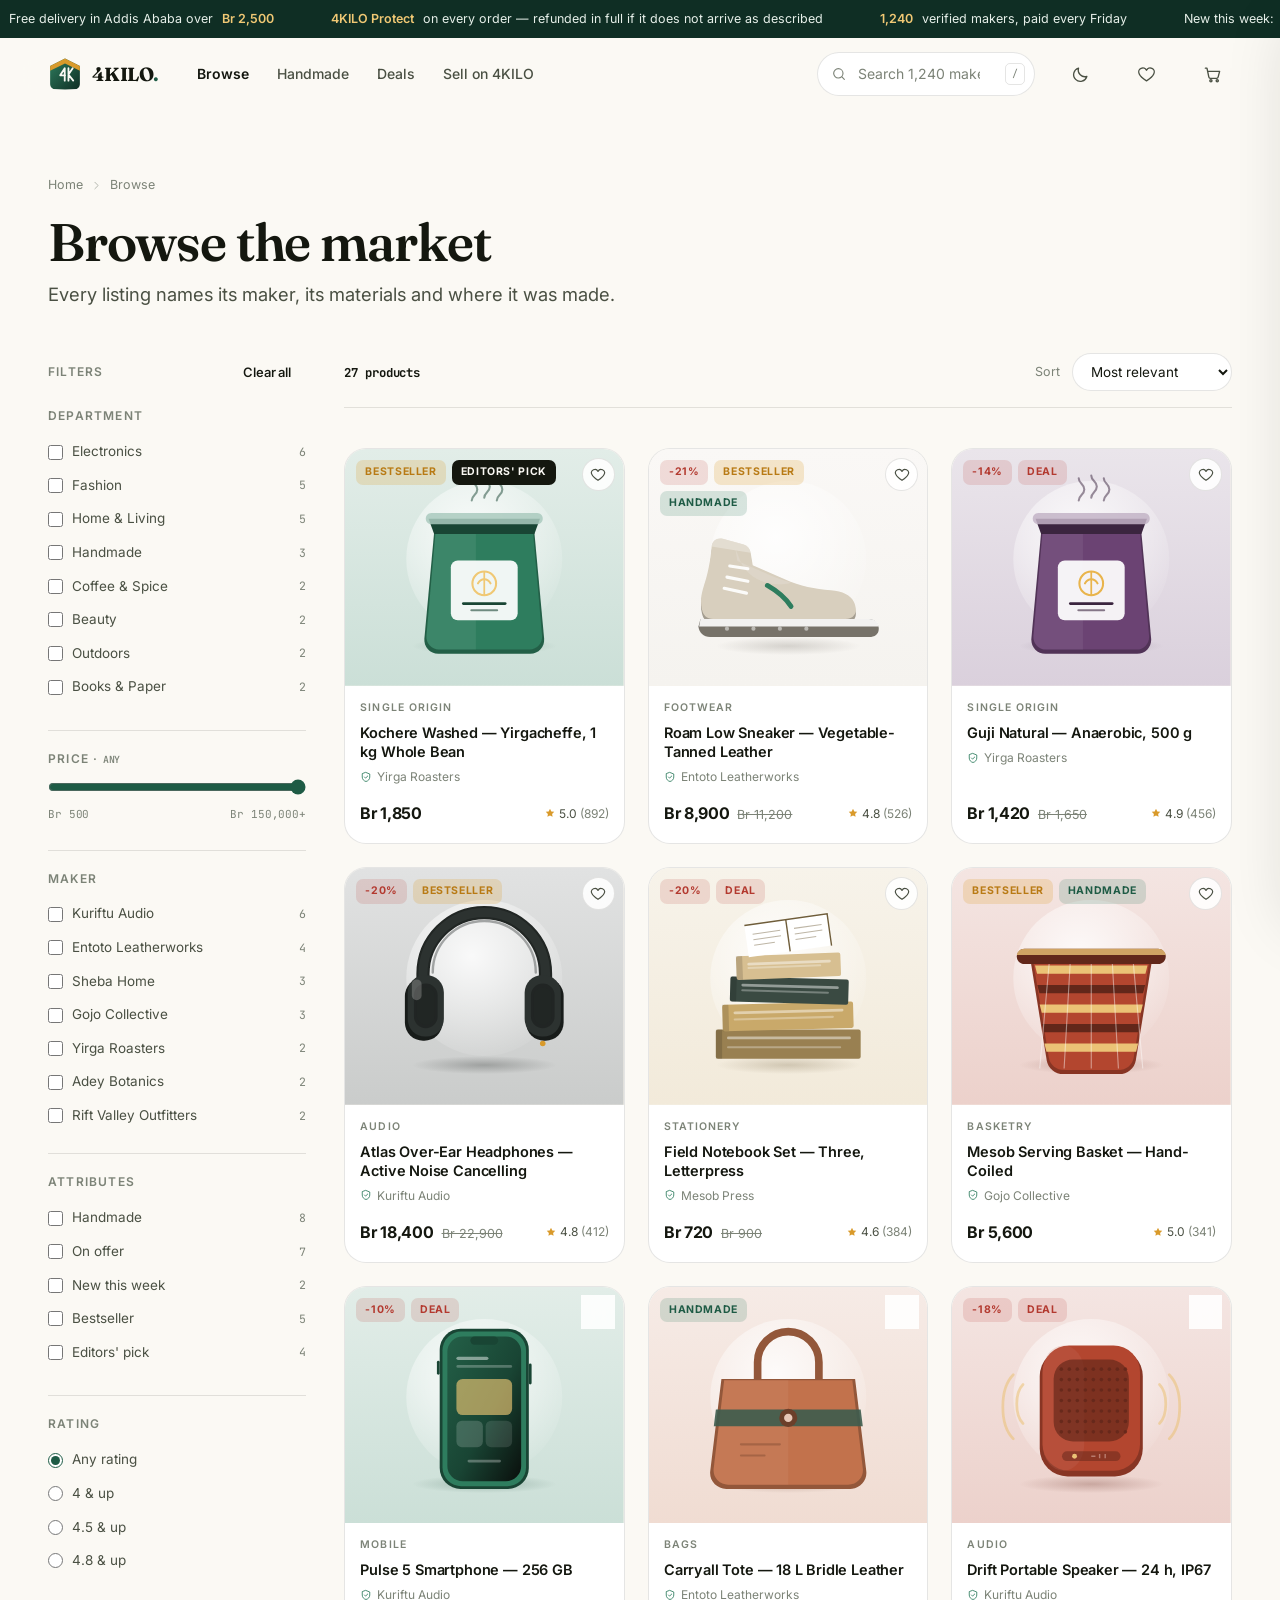
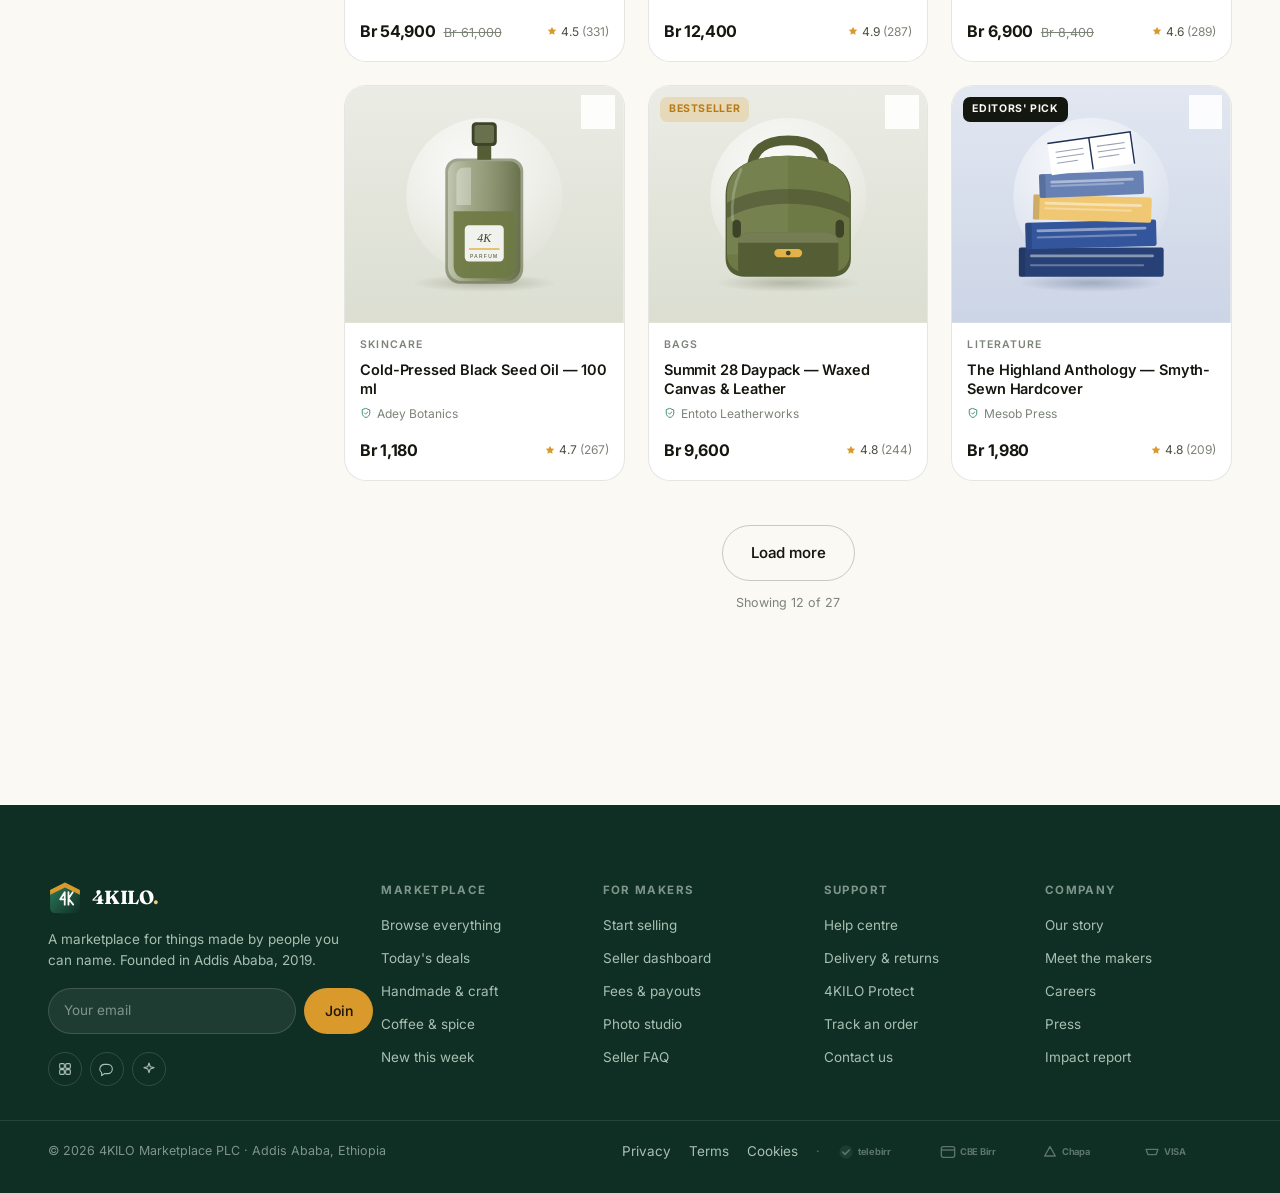
<file: browse.html>
<!DOCTYPE html>
<html lang="en" data-theme="light">
<head>
<meta charset="utf-8">
<meta name="viewport" content="width=device-width, initial-scale=1">
<title>Browse the market — 4KILO</title>
<meta name="description" content="Filter 8,400 products by department, maker, price, city and craft. Every listing names its maker.">
<meta name="theme-color" content="#0F2E24">
<link rel="preconnect" href="https://fonts.googleapis.com">
<link rel="preconnect" href="https://fonts.gstatic.com" crossorigin>
<link href="https://fonts.googleapis.com/css2?family=Fraunces:ital,opsz,wght@0,9..144,400..700;1,9..144,400..600&family=Inter:wght@400;500;600;700&family=JetBrains+Mono:wght@400;600&display=swap" rel="stylesheet">
<link rel="stylesheet" href="assets/css/styles.css?v=6">
<link rel="icon" href="assets/img/favicon.svg?v=6" type="image/svg+xml">
</head>
<body data-page="browse">
<a class="skip" href="#main">Skip to content</a>

<main id="main">
  <section class="section--tight" style="padding-bottom:0">
    <div class="wrap">
      <nav class="breadcrumb" aria-label="Breadcrumb">
        <a href="index.html">Home</a><span id="bcSep"></span><span id="bcNow">Browse</span>
      </nav>
      <h1 class="h1" id="pageTitle">Browse the market</h1>
      <p class="lede" style="margin-top:10px" id="pageLede">
        Every listing names its maker, its materials and where it was made.
      </p>
    </div>
  </section>

  <section class="section" style="padding-top:clamp(28px,4vw,44px)">
    <div class="wrap shop">

      <!-- ---------- filter rail ---------- -->
      <aside class="rail" id="rail" aria-label="Filters">
        <div class="row row--between" style="margin-bottom:18px">
          <h4 style="margin:0">Filters</h4>
          <button class="btn btn--quiet btn--sm" id="clearAll">Clear all</button>
        </div>

        <div class="rail__group">
          <h4>Department</h4>
          <div id="fCats"></div>
        </div>

        <div class="rail__group">
          <h4>Price · <span class="mono" id="priceLabel"></span></h4>
          <input class="range" type="range" id="fPrice" min="500" max="150000" step="500" value="150000">
          <div class="row row--between mono muted" style="font-size:11px;margin-top:4px">
            <span>Br 500</span><span>Br 150,000+</span>
          </div>
        </div>

        <div class="rail__group">
          <h4>Maker</h4>
          <div id="fSellers" style="max-height:230px;overflow-y:auto"></div>
        </div>

        <div class="rail__group">
          <h4>Attributes</h4>
          <div id="fBadges"></div>
        </div>

        <div class="rail__group">
          <h4>Rating</h4>
          <div id="fRating"></div>
        </div>
      </aside>

      <!-- ---------- results ---------- -->
      <div>
        <div class="toolbar">
          <button class="btn btn--ghost btn--sm" id="filterToggle" style="display:none">
            <span id="ftIcon"></span> Filters
          </button>
          <strong id="count" class="mono"></strong>
          <span class="spacer"></span>
          <label class="muted" style="font-size:12.5px" for="sort">Sort</label>
          <select class="select" id="sort">
            <option value="relevance">Most relevant</option>
            <option value="new">Newest first</option>
            <option value="price-asc">Price: low to high</option>
            <option value="price-desc">Price: high to low</option>
            <option value="rating">Highest rated</option>
            <option value="deals">Biggest discount</option>
          </select>
        </div>

        <div class="active-filters" id="activeFilters"></div>
        <div class="cards cards--3" id="grid"></div>
        <div id="noResults" style="display:none"></div>

        <div class="text-c" style="margin-top:44px" id="moreWrap">
          <button class="btn btn--ghost btn--lg" id="loadMore">Load more</button>
          <p class="muted" style="font-size:12.5px;margin-top:12px" id="shownNote"></p>
        </div>
      </div>
    </div>
  </section>

  <!-- ---------- recently viewed ---------- -->
  <section class="section--tight tint" id="recentSec" style="display:none">
    <div class="wrap">
      <h2 class="h3" style="margin-bottom:20px">Recently viewed</h2>
      <div class="scroll-x" id="recentRow"></div>
    </div>
  </section>
</main>

<script src="assets/js/art.js?v=6"></script>
<script src="assets/js/data.js?v=6"></script>
<script src="assets/js/app.js?v=6"></script>
<script>
/* ---------- read the URL ---------- */
const params = new URLSearchParams(location.search);
const state = {
  q: params.get('q') || '',
  cats: new Set(params.get('cat') ? [params.get('cat')] : []),
  sellers: new Set(params.get('seller') ? [params.get('seller')] : []),
  badges: new Set(),
  maxPrice: 150000,
  minRating: 0,
  sort: params.get('sort') || 'relevance',
  view: params.get('view') || '',
  shown: 12
};
if (state.sort === 'deals') state.badges.add('deal');

qs('#bcSep').innerHTML = icon('chevron');
qs('#ftIcon').innerHTML = icon('sliders');
qs('#sort').value = ['relevance','new','price-asc','price-desc','rating','deals'].includes(state.sort) ? state.sort : 'relevance';

/* ---------- page framing ---------- */
(function frame() {
  const t = qs('#pageTitle'), l = qs('#pageLede'), bc = qs('#bcNow');
  if (state.view === 'saved') {
    t.textContent = 'Your saved items';
    l.textContent = 'Things you tapped the heart on. They stay here on this device.';
    bc.textContent = 'Saved';
  } else if (state.q) {
    t.innerHTML = `Results for “${esc(state.q)}”`;
    l.textContent = 'Sorted by how well each listing matches your search.';
    bc.textContent = 'Search';
    qs('#siteSearch').value = state.q;
  } else if (state.cats.size) {
    const c = CATEGORIES.find(c => c.id === [...state.cats][0]);
    if (c) { t.textContent = c.name; l.textContent = c.blurb + '. Every listing names its maker.'; bc.textContent = c.name; }
  } else if (state.sellers.size) {
    const s = SELLERS[[...state.sellers][0]];
    if (s) { t.textContent = s.name; l.textContent = s.bio; bc.textContent = s.name; }
  } else if (state.sort === 'deals') {
    t.textContent = 'Marked down this week'; bc.textContent = 'Deals';
    l.textContent = 'Discounts set by the makers themselves. Ends Sunday at midnight.';
  }
})();

/* ---------- build the rail ---------- */
function countBy(fn) {
  return PRODUCTS.reduce((m, p) => { const k = fn(p); m[k] = (m[k] || 0) + 1; return m; }, {});
}
const catCounts = countBy(p => p.cat);
qs('#fCats').innerHTML = CATEGORIES.map(c => `
  <label><input type="checkbox" data-f="cats" value="${c.id}" ${state.cats.has(c.id) ? 'checked' : ''}>
  ${c.name}<span class="n">${catCounts[c.id] || 0}</span></label>`).join('');

const sellerCounts = countBy(p => p.seller);
qs('#fSellers').innerHTML = Object.values(SELLERS)
  .filter(s => sellerCounts[s.id])
  .sort((a, b) => (sellerCounts[b.id] || 0) - (sellerCounts[a.id] || 0))
  .map(s => `<label><input type="checkbox" data-f="sellers" value="${s.id}" ${state.sellers.has(s.id) ? 'checked' : ''}>
  ${s.name}<span class="n">${sellerCounts[s.id]}</span></label>`).join('');

const BADGE_FILTERS = [['handmade','Handmade'],['deal','On offer'],['new','New this week'],
  ['bestseller','Bestseller'],['editors',"Editors' pick"]];
qs('#fBadges').innerHTML = BADGE_FILTERS.map(([k, t]) => {
  const n = PRODUCTS.filter(p => p.badges.includes(k)).length;
  return `<label><input type="checkbox" data-f="badges" value="${k}" ${state.badges.has(k) ? 'checked' : ''}>
  ${t}<span class="n">${n}</span></label>`;
}).join('');

qs('#fRating').innerHTML = [0, 4, 4.5, 4.8].map(r => `
  <label><input type="radio" name="rating" data-f="rating" value="${r}" ${state.minRating === r ? 'checked' : ''}>
  ${r === 0 ? 'Any rating' : r + ' & up'}</label>`).join('');

/* ---------- filtering ---------- */
function matches(p) {
  if (state.view === 'saved' && !Wish.has(p.id)) return false;
  if (state.cats.size && !state.cats.has(p.cat)) return false;
  if (state.sellers.size && !state.sellers.has(p.seller)) return false;
  if (state.badges.size && ![...state.badges].every(b => p.badges.includes(b))) return false;
  if (p.price > state.maxPrice) return false;
  if (p.rating < state.minRating) return false;
  if (state.q) {
    const hay = (p.title + ' ' + p.sub + ' ' + p.cat + ' ' + p.sellerObj.name + ' ' + p.tagline + ' ' +
      (p.highlights || []).join(' ')).toLowerCase();
    if (!state.q.toLowerCase().split(/\s+/).every(w => hay.includes(w))) return false;
  }
  return true;
}

const SORTERS = {
  relevance: (a, b) => (b.reviews * b.rating) - (a.reviews * a.rating),
  new: (a, b) => (b.badges.includes('new') ? 1 : 0) - (a.badges.includes('new') ? 1 : 0) || b.reviews - a.reviews,
  'price-asc': (a, b) => a.price - b.price,
  'price-desc': (a, b) => b.price - a.price,
  rating: (a, b) => b.rating - a.rating || b.reviews - a.reviews,
  deals: (a, b) => b.discount - a.discount
};

function activeChips() {
  const chips = [];
  state.cats.forEach(c => chips.push(['cats', c, CATEGORIES.find(x => x.id === c)?.name || c]));
  state.sellers.forEach(s => chips.push(['sellers', s, SELLERS[s]?.name || s]));
  state.badges.forEach(b => chips.push(['badges', b, BADGE_FILTERS.find(x => x[0] === b)?.[1] || b]));
  if (state.maxPrice < 150000) chips.push(['price', '', 'Under ' + money(state.maxPrice)]);
  if (state.minRating) chips.push(['rating', '', state.minRating + '★ & up']);
  if (state.q) chips.push(['q', '', '“' + state.q + '”']);
  return chips;
}

function render() {
  const list = PRODUCTS.filter(matches).sort(SORTERS[state.sort] || SORTERS.relevance);
  const slice = list.slice(0, state.shown);

  qs('#count').textContent = list.length + (list.length === 1 ? ' product' : ' products');
  qs('#priceLabel').textContent = state.maxPrice >= 150000 ? 'any' : 'under ' + money(state.maxPrice);

  qs('#activeFilters').innerHTML = activeChips().map(([f, v, label]) =>
    `<button class="chip" data-clear="${f}" data-val="${v}"><b>${esc(label)}</b> ${icon('close')}</button>`).join('');
  qsa('#activeFilters .chip svg').forEach(s => { s.style.width = '12px'; s.style.height = '12px'; });

  qs('#grid').innerHTML = slice.map(p => productCard(p)).join('');
  qsa('#grid .reveal').forEach(el => el.classList.add('in'));
  Wish.sync();

  const none = qs('#noResults');
  if (!list.length) {
    none.style.display = '';
    none.innerHTML = `<div class="empty panel">
      ${ART.emptyCart()}
      <h4>${state.view === 'saved' ? 'You have not saved anything yet' : 'Nothing matches those filters'}</h4>
      <p>${state.view === 'saved'
        ? 'Tap the heart on any product and it will show up here.'
        : 'Try widening the price range or clearing a department.'}</p>
      <button class="btn btn--primary" id="resetBtn">${state.view === 'saved' ? 'Browse the market' : 'Clear all filters'}</button>
    </div>`;
    on(qs('#resetBtn'), 'click', () => {
      if (state.view === 'saved') location.href = 'browse.html';
      else clearAll();
    });
  } else none.style.display = 'none';

  qs('#moreWrap').style.display = list.length > state.shown ? '' : 'none';
  qs('#shownNote').textContent = `Showing ${slice.length} of ${list.length}`;
}

function clearAll() {
  state.cats.clear(); state.sellers.clear(); state.badges.clear();
  state.maxPrice = 150000; state.minRating = 0; state.q = '';
  qsa('.rail input[type=checkbox]').forEach(i => i.checked = false);
  qsa('.rail input[type=radio]').forEach(i => i.checked = i.value === '0');
  qs('#fPrice').value = 150000;
  qs('#siteSearch').value = '';
  render();
}

/* ---------- events ---------- */
on(qs('#rail'), 'change', e => {
  const f = e.target.dataset.f;
  if (!f) return;
  if (f === 'rating') state.minRating = Number(e.target.value);
  else {
    const set = state[f];
    e.target.checked ? set.add(e.target.value) : set.delete(e.target.value);
  }
  state.shown = 12;
  render();
});
on(qs('#fPrice'), 'input', e => {
  state.maxPrice = Number(e.target.value);
  qs('#priceLabel').textContent = state.maxPrice >= 150000 ? 'any' : 'under ' + money(state.maxPrice);
});
on(qs('#fPrice'), 'change', () => { state.shown = 12; render(); });
on(qs('#sort'), 'change', e => { state.sort = e.target.value; render(); });
on(qs('#clearAll'), 'click', clearAll);
on(qs('#loadMore'), 'click', () => { state.shown += 9; render(); });
on(qs('#activeFilters'), 'click', e => {
  const b = e.target.closest('[data-clear]');
  if (!b) return;
  const { clear, val } = b.dataset;
  if (clear === 'price') { state.maxPrice = 150000; qs('#fPrice').value = 150000; }
  else if (clear === 'rating') { state.minRating = 0; qsa('[data-f=rating]').forEach(i => i.checked = i.value === '0'); }
  else if (clear === 'q') { state.q = ''; qs('#siteSearch').value = ''; }
  else {
    state[clear].delete(val);
    const inp = qs(`[data-f="${clear}"][value="${val}"]`);
    if (inp) inp.checked = false;
  }
  render();
});
document.addEventListener('wish:change', render);

/* mobile filter toggle */
function checkMobile() {
  const small = window.innerWidth <= 900;
  qs('#filterToggle').style.display = small ? '' : 'none';
  if (!small) qs('#rail').classList.remove('is-open');
}
on(window, 'resize', checkMobile); checkMobile();
on(qs('#filterToggle'), 'click', () => qs('#rail').classList.toggle('is-open'));

/* ---------- recently viewed ---------- */
const recent = Store.read('recent', []).map(id => PRODUCTS.find(p => p.id === id)).filter(Boolean);
if (recent.length) {
  qs('#recentSec').style.display = '';
  qs('#recentRow').innerHTML = recent.slice(0, 8).map(p => productCard(p, { noQuick: true })).join('');
  qsa('#recentRow .reveal').forEach(el => el.classList.add('in'));
}

render();
</script>
</body>
</html>
</file>
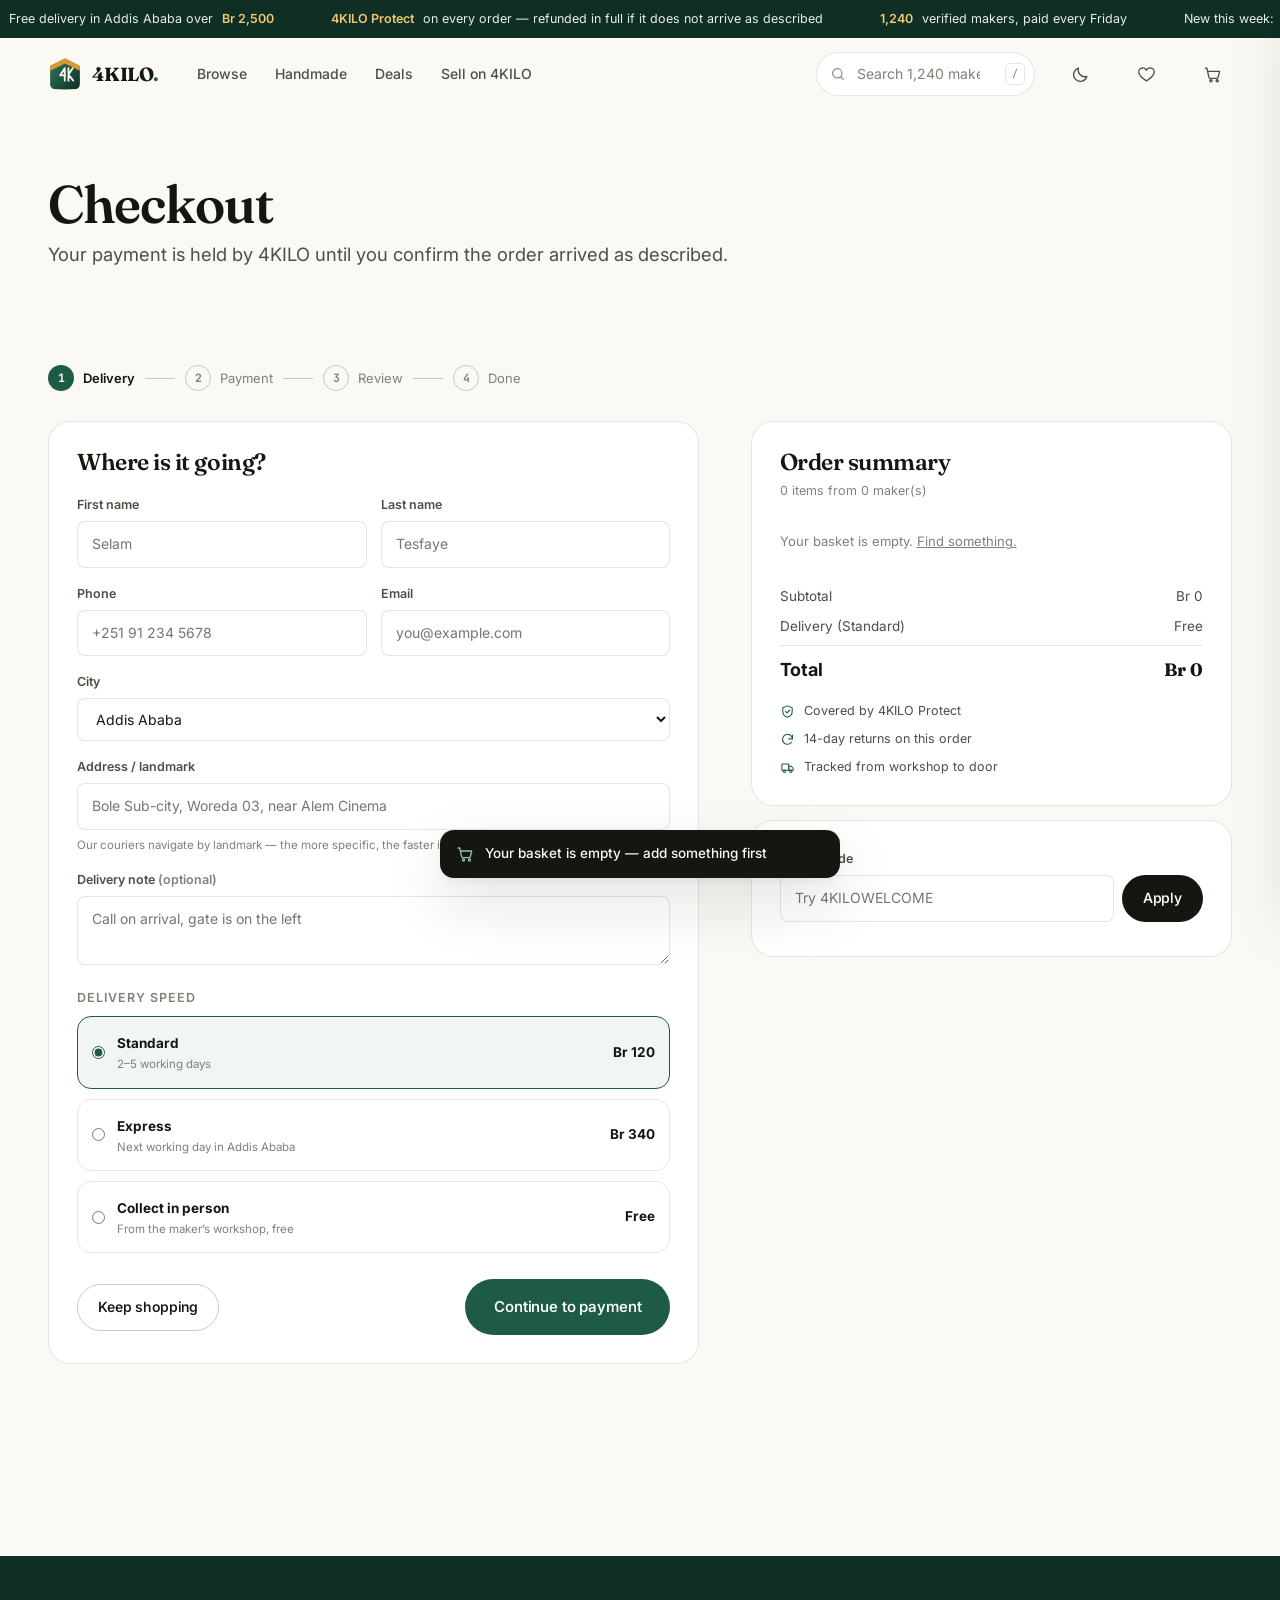
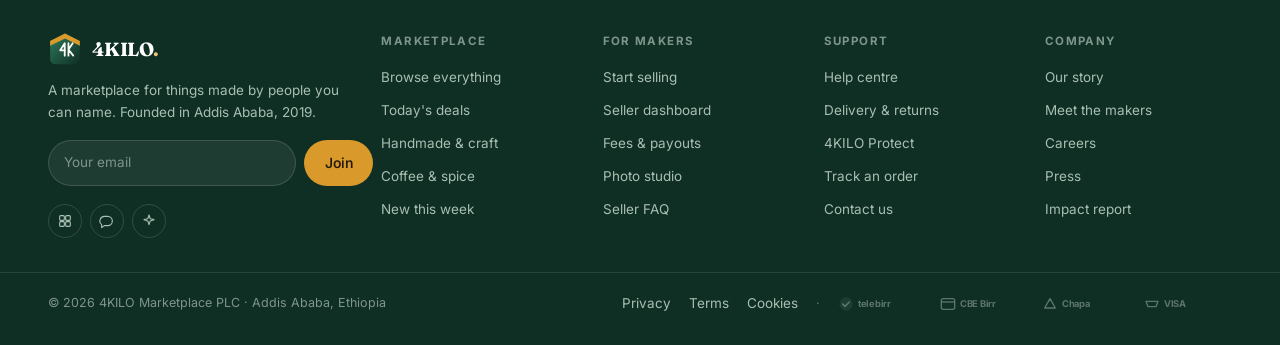
<file: checkout.html>
<!DOCTYPE html>
<html lang="en" data-theme="light">
<head>
<meta charset="utf-8">
<meta name="viewport" content="width=device-width, initial-scale=1">
<title>Checkout — 4KILO Marketplace</title>
<meta name="description" content="Secure checkout protected by 4KILO Protect.">
<meta name="theme-color" content="#0F2E24">
<link rel="preconnect" href="https://fonts.googleapis.com">
<link rel="preconnect" href="https://fonts.gstatic.com" crossorigin>
<link href="https://fonts.googleapis.com/css2?family=Fraunces:ital,opsz,wght@0,9..144,400..700;1,9..144,400..600&family=Inter:wght@400;500;600;700&family=JetBrains+Mono:wght@400;600&display=swap" rel="stylesheet">
<link rel="stylesheet" href="assets/css/styles.css?v=6">
<link rel="icon" href="assets/img/favicon.svg?v=6" type="image/svg+xml">
</head>
<body data-page="checkout">
<a class="skip" href="#main">Skip to content</a>

<main id="main">
  <section class="section--tight">
    <div class="wrap">
      <h1 class="h1">Checkout</h1>
      <p class="lede" style="margin-top:8px">
        Your payment is held by 4KILO until you confirm the order arrived as described.
      </p>
    </div>
  </section>

  <section class="section" style="padding-top:clamp(20px,3vw,32px)">
    <div class="wrap">
      <div class="steps" id="steps"></div>

      <div class="pdp" style="--pdp-a:1.15fr;--pdp-b:.85fr">
        <!-- ---------- form column ---------- -->
        <div>
          <!-- STEP 1 : delivery -->
          <section class="panel" data-step="1">
            <h3 class="h3" style="margin-bottom:20px">Where is it going?</h3>
            <div class="stack" style="--s:16px">
              <div class="field-grid">
                <div class="field"><label for="fn">First name</label><input id="fn" required placeholder="Selam"></div>
                <div class="field"><label for="ln">Last name</label><input id="ln" required placeholder="Tesfaye"></div>
              </div>
              <div class="field-grid">
                <div class="field"><label for="ph">Phone</label><input id="ph" type="tel" placeholder="+251 91 234 5678"></div>
                <div class="field"><label for="em">Email</label><input id="em" type="email" placeholder="you@example.com"></div>
              </div>
              <div class="field">
                <label for="city">City</label>
                <select id="city"></select>
              </div>
              <div class="field">
                <label for="addr">Address / landmark</label>
                <input id="addr" placeholder="Bole Sub-city, Woreda 03, near Alem Cinema">
                <small>Our couriers navigate by landmark — the more specific, the faster it lands.</small>
              </div>
              <div class="field">
                <label for="note">Delivery note <span class="muted">(optional)</span></label>
                <textarea id="note" rows="2" placeholder="Call on arrival, gate is on the left"></textarea>
              </div>
            </div>

            <h4 style="font-family:var(--font-ui);font-size:12.5px;letter-spacing:.08em;text-transform:uppercase;color:var(--muted);margin:26px 0 12px">Delivery speed</h4>
            <div class="stack" style="--s:10px" id="shipOpts"></div>

            <div class="row row--wrap" style="margin-top:26px;gap:10px">
              <a class="btn btn--ghost" href="browse.html">Keep shopping</a>
              <span class="spacer"></span>
              <button class="btn btn--primary btn--lg" data-next="2">Continue to payment</button>
            </div>
          </section>

          <!-- STEP 2 : payment -->
          <section class="panel" data-step="2" style="display:none">
            <h3 class="h3" style="margin-bottom:20px">How would you like to pay?</h3>
            <div class="stack" style="--s:10px" id="payOpts"></div>

            <div id="cardFields" style="display:none;margin-top:22px">
              <div class="stack" style="--s:14px">
                <div class="field"><label for="cn">Card number</label><input id="cn" inputmode="numeric" placeholder="4242 4242 4242 4242"></div>
                <div class="field-grid">
                  <div class="field"><label for="ce">Expiry</label><input id="ce" placeholder="MM / YY"></div>
                  <div class="field"><label for="cc">CVC</label><input id="cc" inputmode="numeric" placeholder="123"></div>
                </div>
              </div>
            </div>

            <div class="panel panel--flat" style="margin-top:22px;display:flex;gap:12px;align-items:flex-start">
              <span id="protIcon"></span>
              <p style="font-size:13px;color:var(--text-2);margin:0">
                <b style="color:var(--text)">Held by 4KILO Protect.</b>
                We do not pass the money to the seller until 48 hours after you confirm delivery.
                Open a claim any time before then and we refund in full.
              </p>
            </div>

            <div class="row row--wrap" style="margin-top:26px;gap:10px">
              <button class="btn btn--ghost" data-next="1">Back</button>
              <span class="spacer"></span>
              <button class="btn btn--primary btn--lg" data-next="3">Review order</button>
            </div>
          </section>

          <!-- STEP 3 : review -->
          <section class="panel" data-step="3" style="display:none">
            <h3 class="h3" style="margin-bottom:20px">One last look</h3>
            <div id="reviewBlock"></div>
            <label class="row" style="margin-top:22px;gap:10px;align-items:flex-start;font-size:13px;color:var(--text-2);cursor:pointer">
              <input type="checkbox" id="agree" style="margin-top:3px;accent-color:var(--brand);width:16px;height:16px">
              <span>I have read the return policy and understand that made-to-order furniture and
              perishable goods are excluded from the 14-day window.</span>
            </label>
            <div class="row row--wrap" style="margin-top:26px;gap:10px">
              <button class="btn btn--ghost" data-next="2">Back</button>
              <span class="spacer"></span>
              <button class="btn btn--primary btn--lg" id="placeOrder">Place order</button>
            </div>
          </section>

          <!-- STEP 4 : confirmation -->
          <section class="panel text-c" data-step="4" style="display:none;padding:clamp(30px,5vw,58px)">
            <div style="width:150px;margin:0 auto 22px" id="doneArt"></div>
            <span class="badge badge--green">Order confirmed</span>
            <h2 class="h2" style="margin-block:14px 12px">Thank you — it is on its way.</h2>
            <p class="lede" style="margin-inline:auto" id="doneLede"></p>
            <div class="panel panel--flat" style="max-width:420px;margin:26px auto 0;text-align:left" id="doneSummary"></div>
            <div class="row" style="justify-content:center;gap:10px;margin-top:26px;flex-wrap:wrap">
              <a class="btn btn--primary" href="browse.html">Continue shopping</a>
              <a class="btn btn--ghost" href="dashboard.html">Track this order</a>
            </div>
          </section>
        </div>

        <!-- ---------- summary column ---------- -->
        <aside class="gallery" id="summaryCol">
          <div class="panel">
            <h3 class="h3" style="margin-bottom:6px">Order summary</h3>
            <p class="muted" style="font-size:12.5px;margin-bottom:14px" id="itemCount"></p>
            <div id="summaryLines" style="max-height:320px;overflow-y:auto"></div>
            <div class="totals" style="margin-top:18px" id="summaryTotals"></div>
            <div class="stack" style="--s:8px;margin-top:16px" id="summaryPerks"></div>
          </div>
          <div class="panel" style="margin-top:14px">
            <div class="field">
              <label for="promo">Promo code</label>
              <div class="row" style="gap:8px">
                <input id="promo" placeholder="Try 4KILOWELCOME">
                <button class="btn btn--dark" id="applyPromo">Apply</button>
              </div>
              <small id="promoMsg"></small>
            </div>
          </div>
        </aside>
      </div>
    </div>
  </section>
</main>

<script src="assets/js/art.js?v=6"></script>
<script src="assets/js/data.js?v=6"></script>
<script src="assets/js/app.js?v=6"></script>
<script>
let step = 1;
let shipMethod = 'standard';
let payMethod = 'telebirr';
let promo = 0;

const SHIP_METHODS = [
  ['standard', 'Standard', '2–5 working days', 120],
  ['express', 'Express', 'Next working day in Addis Ababa', 340],
  ['pickup', 'Collect in person', 'From the maker’s workshop, free', 0]
];
const PAY_METHODS = [
  ['telebirr', 'telebirr', 'Pay from your Ethio Telecom wallet'],
  ['cbe', 'CBE Birr', 'Direct from your CBE account'],
  ['chapa', 'Chapa', 'Cards, wallets and bank transfer'],
  ['card', 'Visa / Mastercard', 'International cards accepted'],
  ['cod', 'Cash on delivery', 'Addis Ababa only, orders under Br 5,000']
];

/* ---------- steps ---------- */
const STEP_LABELS = ['Delivery', 'Payment', 'Review', 'Done'];
function paintSteps() {
  qs('#steps').innerHTML = STEP_LABELS.map((l, i) => {
    const n = i + 1;
    const cls = n === step ? 'is-on' : n < step ? 'is-done' : '';
    return `<div class="step ${cls}">
      <span class="step__n">${n < step ? '✓' : n}</span><span>${l}</span>
    </div>${n < 4 ? '<span class="step__line"></span>' : ''}`;
  }).join('');
}
function goto(n) {
  step = n;
  qsa('[data-step]').forEach(s => s.style.display = Number(s.dataset.step) === n ? '' : 'none');
  qs('#summaryCol').style.display = n === 4 ? 'none' : '';
  paintSteps();
  window.scrollTo({ top: 120, behavior: 'smooth' });
}
on(document, 'click', e => {
  const b = e.target.closest('[data-next]');
  if (!b) return;
  const target = Number(b.dataset.next);
  if (target === 2 && !validateDelivery()) return;
  goto(target);
});

function validateDelivery() {
  const req = ['fn', 'ln', 'ph', 'addr'];
  const missing = req.filter(id => !qs('#' + id).value.trim());
  if (missing.length) {
    qs('#' + missing[0]).focus();
    toast('Please fill in your ' + ({ fn: 'first name', ln: 'last name', ph: 'phone number', addr: 'address' })[missing[0]], 'close');
    return false;
  }
  return true;
}

/* ---------- fields ---------- */
qs('#city').innerHTML = CITIES.map(c => `<option>${c}</option>`).join('');
qs('#protIcon').innerHTML = icon('shield');
qs('#protIcon').firstChild.style.cssText = 'width:24px;height:24px;color:var(--brand);flex:none';

qs('#shipOpts').innerHTML = SHIP_METHODS.map(([k, t, d, price]) => `
  <label class="pay-opt ${k === shipMethod ? 'is-on' : ''}" data-ship="${k}">
    <input type="radio" name="ship" value="${k}" ${k === shipMethod ? 'checked' : ''} style="accent-color:var(--brand)">
    <span style="flex:1"><b>${t}</b><small>${d}</small></span>
    <b style="font-size:13.5px">${price ? money(price) : 'Free'}</b>
  </label>`).join('');
on(qs('#shipOpts'), 'change', e => {
  shipMethod = e.target.value;
  qsa('#shipOpts .pay-opt').forEach(o => o.classList.toggle('is-on', o.dataset.ship === shipMethod));
  paintSummary();
});

qs('#payOpts').innerHTML = PAY_METHODS.map(([k, t, d]) => `
  <label class="pay-opt ${k === payMethod ? 'is-on' : ''}" data-pay="${k}">
    <input type="radio" name="pay" value="${k}" ${k === payMethod ? 'checked' : ''} style="accent-color:var(--brand)">
    <span style="height:26px;display:flex;align-items:center;color:var(--text-2)">
      ${ART.partner(k === 'card' ? 'visa' : k === 'cod' ? 'dhl' : k)}
    </span>
    <span style="flex:1"><b>${t}</b><small>${d}</small></span>
  </label>`).join('');
on(qs('#payOpts'), 'change', e => {
  payMethod = e.target.value;
  qsa('#payOpts .pay-opt').forEach(o => o.classList.toggle('is-on', o.dataset.pay === payMethod));
  qs('#cardFields').style.display = payMethod === 'card' ? '' : 'none';
});

/* ---------- summary ---------- */
function shippingCost() {
  if (!Cart.count) return 0;
  const m = SHIP_METHODS.find(s => s[0] === shipMethod);
  if (!m) return 0;
  if (m[0] === 'standard' && Cart.subtotal >= 2500) return 0;
  return m[3];
}
function grandTotal() {
  return Math.max(0, Cart.subtotal - promo) + shippingCost();
}

function paintSummary() {
  const lines = Cart.lines;
  qs('#itemCount').textContent = Cart.count + (Cart.count === 1 ? ' item' : ' items') +
    ' from ' + new Set(lines.map(l => l.p.seller)).size + ' maker(s)';

  qs('#summaryLines').innerHTML = lines.length ? lines.map(l => `
    <div class="line" style="grid-template-columns:56px 1fr auto;padding:11px 0">
      <span class="line__img" style="width:56px">${ART.product(l.p.art, l.variant || l.p.cw)}</span>
      <div>
        <div class="line__t" style="font-size:12.5px">${esc(l.p.title)}</div>
        <div class="line__m">${esc(l.p.sellerObj.name)}${l.size ? ' · ' + esc(l.size) : ''} · ×${l.q}</div>
      </div>
      <div class="line__p" style="font-size:13px">${money(l.p.price * l.q)}</div>
    </div>`).join('')
    : `<p class="muted" style="font-size:13px;padding:16px 0">Your basket is empty.
       <a href="browse.html" style="text-decoration:underline">Find something.</a></p>`;

  const ship = shippingCost();
  qs('#summaryTotals').innerHTML = `
    <div><span>Subtotal</span><span>${money(Cart.subtotal)}</span></div>
    ${Cart.saved ? `<div style="color:var(--danger)"><span>Maker discounts</span><span>−${money(Cart.saved)}</span></div>` : ''}
    ${promo ? `<div style="color:var(--danger)"><span>Promo 4KILOWELCOME</span><span>−${money(promo)}</span></div>` : ''}
    <div><span>Delivery (${SHIP_METHODS.find(s => s[0] === shipMethod)[1]})</span><span>${ship ? money(ship) : 'Free'}</span></div>
    <div class="grand"><span>Total</span><span>${money(grandTotal())}</span></div>`;

  qs('#summaryPerks').innerHTML = [
    ['shield', 'Covered by 4KILO Protect'],
    ['refresh', '14-day returns on this order'],
    ['truck', 'Tracked from workshop to door']
  ].map(([i, t]) => `<div class="row" style="gap:9px;font-size:12.5px;color:var(--text-2)">
      ${icon(i)}<span>${t}</span></div>`).join('');
  qsa('#summaryPerks svg').forEach(s => { s.style.width = '15px'; s.style.height = '15px'; s.style.color = 'var(--brand)'; });

  paintReview();
}

function paintReview() {
  const shipName = SHIP_METHODS.find(s => s[0] === shipMethod)[1];
  const payName = PAY_METHODS.find(pm => pm[0] === payMethod)[1];
  qs('#reviewBlock').innerHTML = `
    <div class="stack" style="--s:14px">
      <div class="panel panel--flat">
        <div class="row row--between"><b style="font-size:13px">Delivering to</b>
          <button class="btn btn--quiet btn--sm" data-next="1">Edit</button></div>
        <p style="font-size:13px;color:var(--text-2);margin-top:6px">
          ${esc(qs('#fn').value || 'Name')} ${esc(qs('#ln').value)}<br>
          ${esc(qs('#addr').value || 'Address')}, ${esc(qs('#city').value)}<br>
          ${esc(qs('#ph').value || '')}
        </p>
      </div>
      <div class="panel panel--flat">
        <div class="row row--between"><b style="font-size:13px">Paying with</b>
          <button class="btn btn--quiet btn--sm" data-next="2">Edit</button></div>
        <p style="font-size:13px;color:var(--text-2);margin-top:6px">${payName} · ${shipName} delivery</p>
      </div>
      <div class="totals" style="margin:0">
        <div><span>Items (${Cart.count})</span><span>${money(Cart.subtotal)}</span></div>
        ${promo ? `<div style="color:var(--danger)"><span>Promo</span><span>−${money(promo)}</span></div>` : ''}
        <div><span>Delivery</span><span>${shippingCost() ? money(shippingCost()) : 'Free'}</span></div>
        <div class="grand"><span>Total due</span><span>${money(grandTotal())}</span></div>
      </div>
    </div>`;
}

/* ---------- promo ---------- */
on(qs('#applyPromo'), 'click', () => {
  const code = qs('#promo').value.trim().toUpperCase();
  const msg = qs('#promoMsg');
  if (code === '4KILOWELCOME') {
    promo = Math.round(Cart.subtotal * 0.1);
    msg.textContent = '10% off applied — welcome to 4KILO.';
    msg.style.color = 'var(--forest-500)';
    toast('Promo applied · you saved ' + money(promo));
  } else if (!code) {
    msg.textContent = ''; promo = 0;
  } else {
    promo = 0;
    msg.textContent = 'That code is not recognised.';
    msg.style.color = 'var(--danger)';
  }
  paintSummary();
});

/* ---------- place order ---------- */
on(qs('#placeOrder'), 'click', () => {
  if (!Cart.count) { toast('Your basket is empty', 'close'); return; }
  if (!qs('#agree').checked) { toast('Please accept the return policy to continue', 'close'); return; }

  const order = {
    ref: '4K-' + Math.floor(20000 + Math.random() * 79999),
    total: grandTotal(),
    items: Cart.count,
    eta: new Date(Date.now() + (shipMethod === 'express' ? 1 : 4) * 864e5)
  };
  Store.write('lastOrder', { ...order, eta: order.eta.toISOString() });

  qs('#doneArt').innerHTML = ART.successArt();
  qs('#doneLede').innerHTML =
    `Order <b class="mono">${order.ref}</b> is confirmed. We have emailed the receipt and
     you will get a tracking link the moment it leaves the workshop.`;
  qs('#doneSummary').innerHTML = `
    <div class="totals" style="margin:0">
      <div><span>Order reference</span><span class="mono">${order.ref}</span></div>
      <div><span>Items</span><span>${order.items}</span></div>
      <div><span>Paying with</span><span>${PAY_METHODS.find(p => p[0] === payMethod)[1]}</span></div>
      <div><span>Estimated arrival</span><span>${order.eta.toLocaleDateString('en-GB', { day: 'numeric', month: 'short' })}</span></div>
      <div class="grand"><span>Paid</span><span>${money(order.total)}</span></div>
    </div>`;

  Cart.clear();
  promo = 0;
  goto(4);
  toast('Order placed — thank you');
});

document.addEventListener('cart:change', paintSummary);
paintSteps();
paintSummary();
if (!Cart.count) toast('Your basket is empty — add something first', 'cart');
</script>
</body>
</html>
</file>
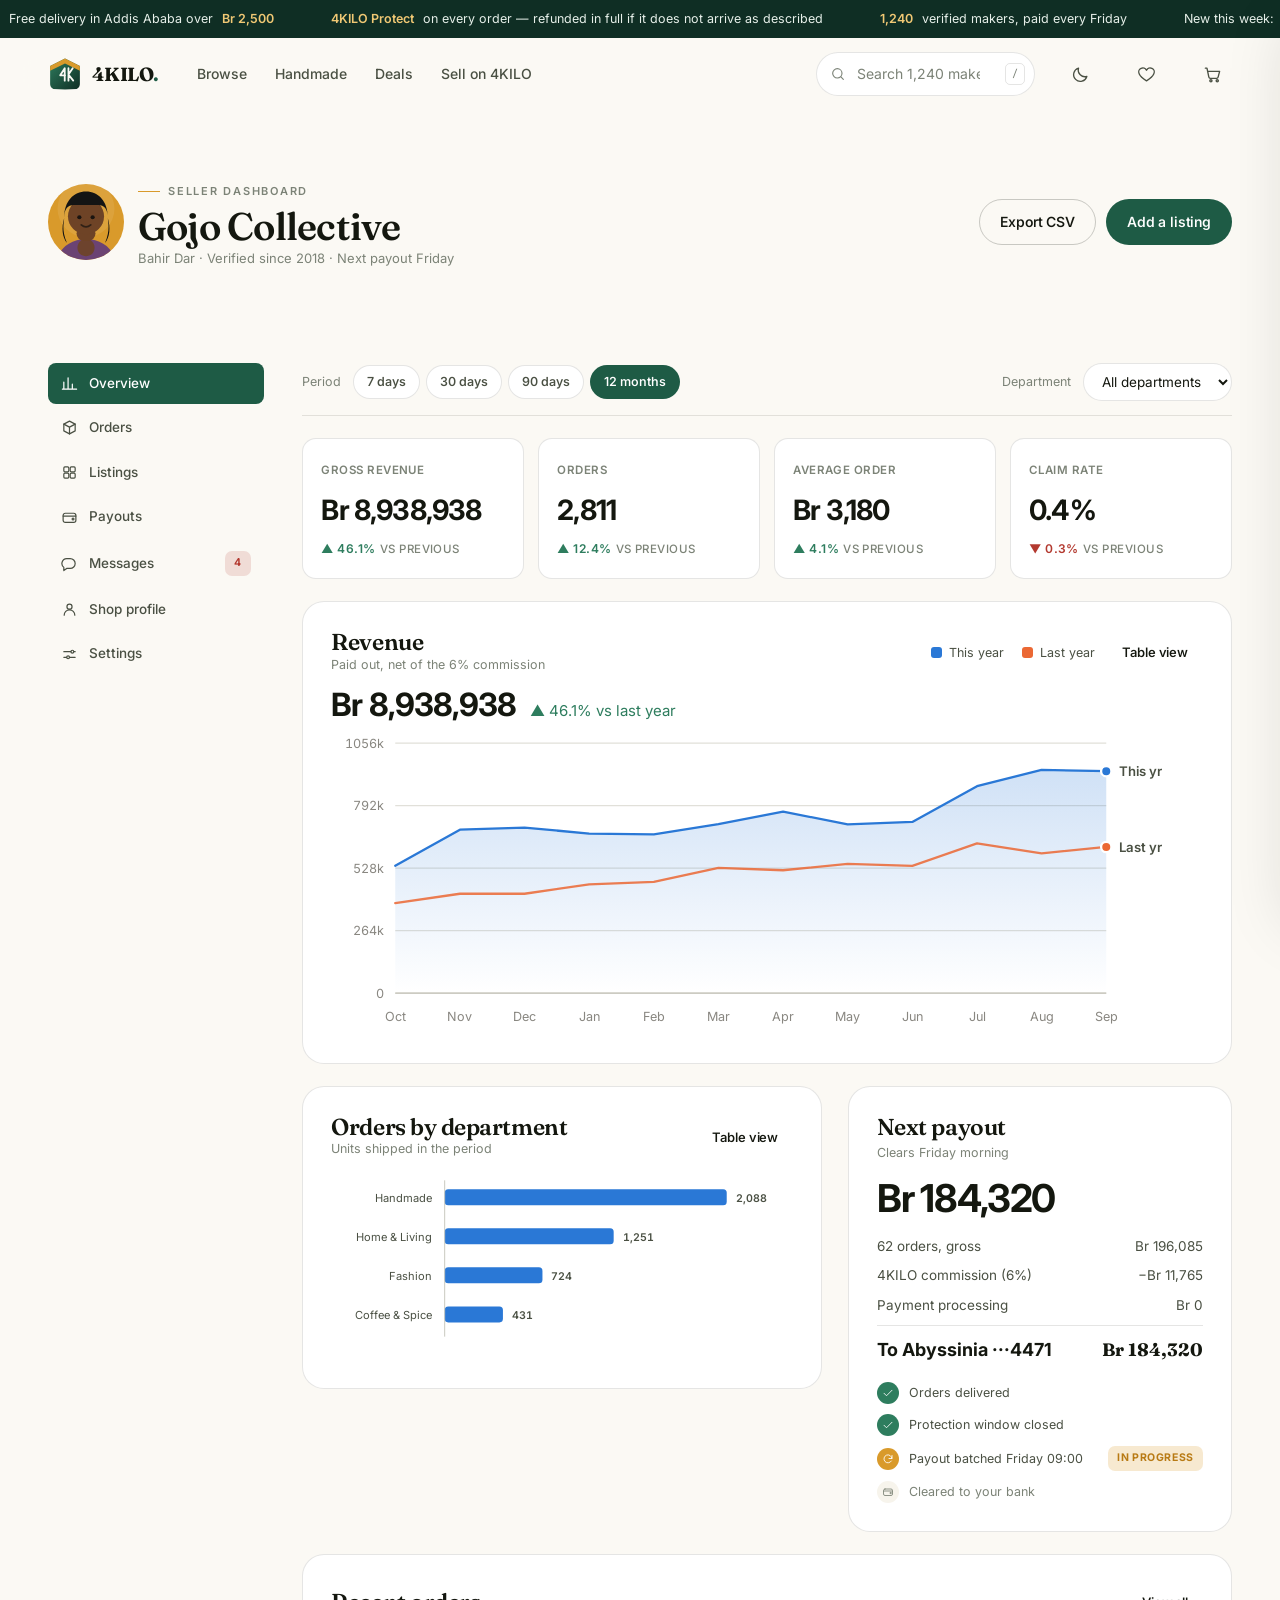
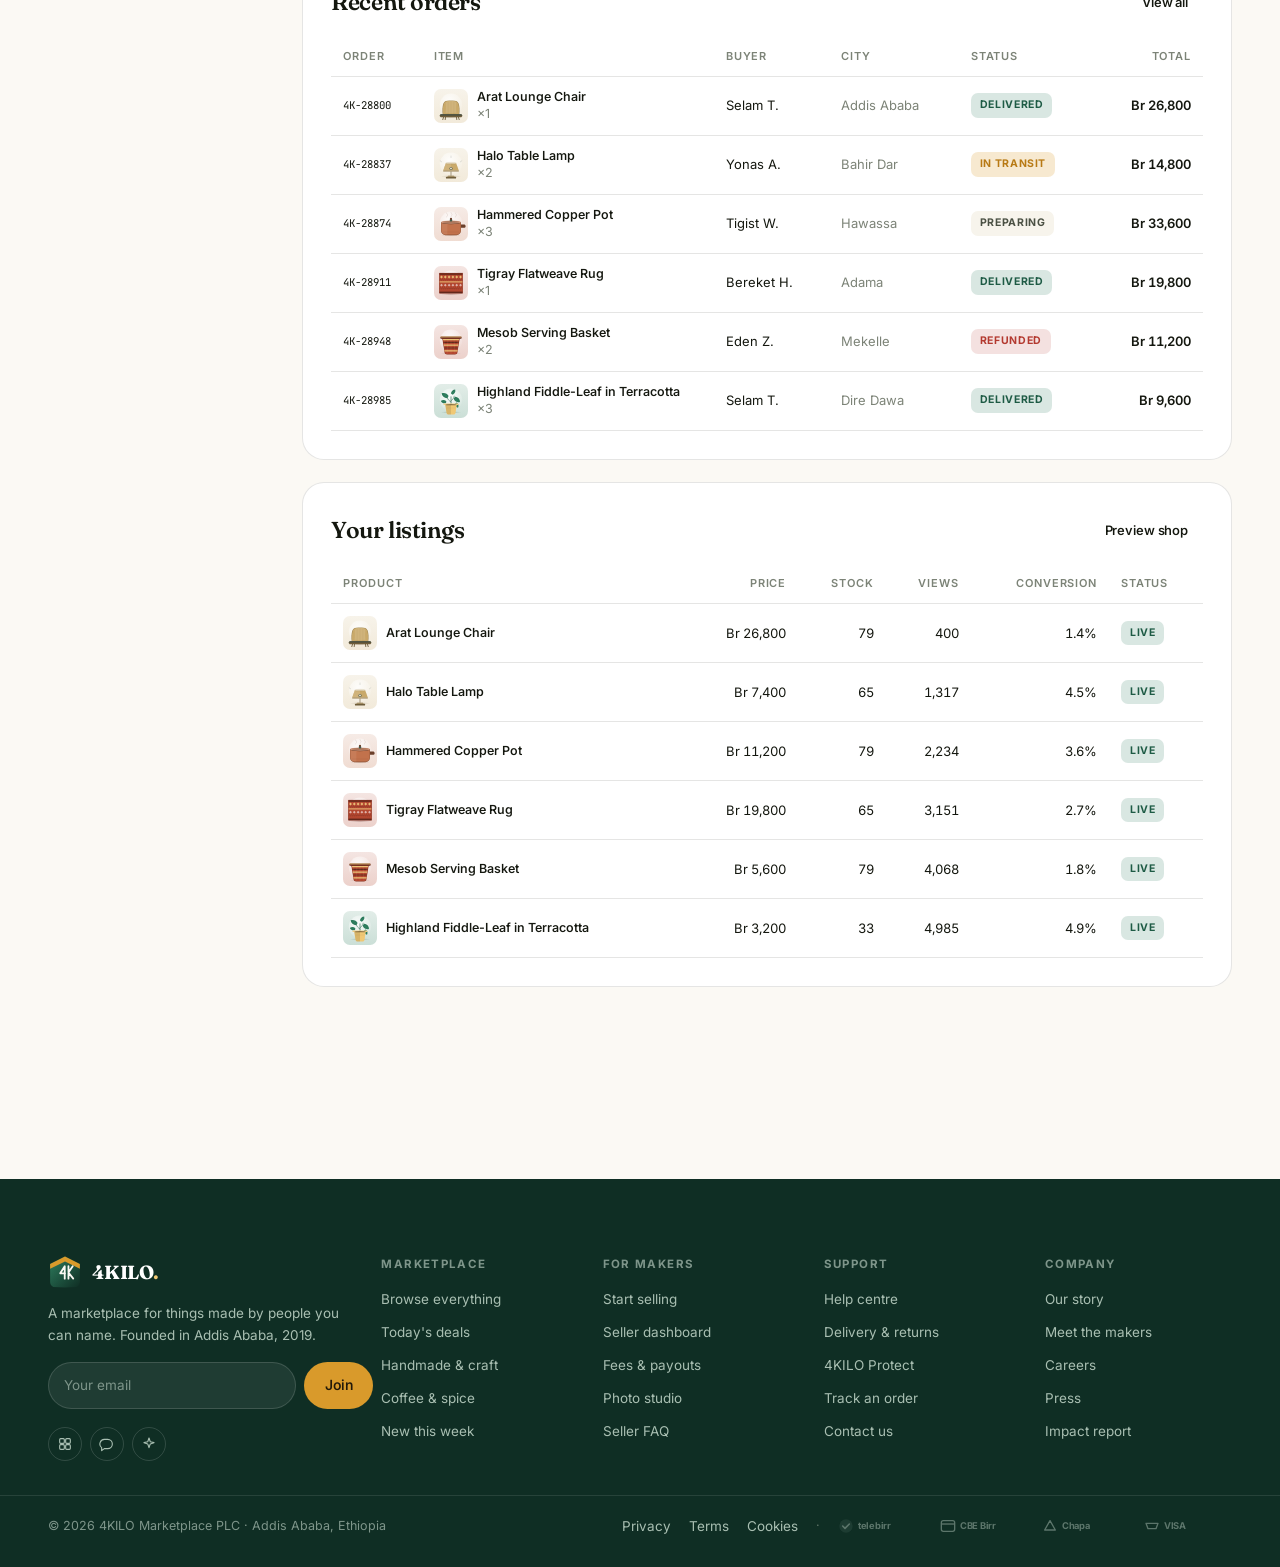
<file: dashboard.html>
<!DOCTYPE html>
<html lang="en" data-theme="light">
<head>
<meta charset="utf-8">
<meta name="viewport" content="width=device-width, initial-scale=1">
<title>Seller dashboard — 4KILO</title>
<meta name="description" content="Live orders, revenue, listings and payouts for your 4KILO shop.">
<meta name="theme-color" content="#0F2E24">
<link rel="preconnect" href="https://fonts.googleapis.com">
<link rel="preconnect" href="https://fonts.gstatic.com" crossorigin>
<link href="https://fonts.googleapis.com/css2?family=Fraunces:ital,opsz,wght@0,9..144,400..700;1,9..144,400..600&family=Inter:wght@400;500;600;700&family=JetBrains+Mono:wght@400;600&display=swap" rel="stylesheet">
<link rel="stylesheet" href="assets/css/styles.css?v=6">
<link rel="icon" href="assets/img/favicon.svg?v=6" type="image/svg+xml">
<style>
/* ---- data-viz tokens (validated categorical slots 1 & 2) ---- */
.viz {
  --surface-1: var(--surface);
  --text-primary: var(--text);
  --text-secondary: var(--text-2);
  --viz-muted: #898781;
  --grid: #e1e0d9;
  --baseline: #c3c2b7;
  --series-1: #2a78d6;
  --series-2: #eb6834;
  --good: #006300;
}
@media (prefers-color-scheme: dark) {
  :root:where(:not([data-theme="light"])) .viz {
    --grid: #2c2c2a; --baseline: #383835;
    --series-1: #3987e5; --series-2: #d95926; --good: #0ca30c;
  }
}
:root[data-theme="dark"] .viz {
  --grid: #2c2c2a; --baseline: #383835;
  --series-1: #3987e5; --series-2: #d95926; --good: #0ca30c;
}

.chart-card { position: relative; }
.chart-card svg { width: 100%; height: auto; display: block; overflow: visible; }
.viz-legend { display: flex; gap: 18px; flex-wrap: wrap; font-size: 12.5px; color: var(--text-secondary); }
.viz-legend span.k { display: inline-flex; align-items: center; gap: 7px; }
.viz-legend i { width: 11px; height: 11px; border-radius: 3px; display: block; }
.viz-tip {
  position: absolute; pointer-events: none; z-index: 5; opacity: 0;
  background: var(--text); color: var(--bg); border-radius: 9px;
  padding: 9px 12px; font-size: 12px; line-height: 1.5; white-space: nowrap;
  box-shadow: var(--shadow-md); transition: opacity .12s;
}
.viz-tip b { font-weight: 700; }
.viz-tip .k { display: flex; align-items: center; gap: 7px; justify-content: space-between; gap: 16px; }
.viz-tip i { width: 8px; height: 8px; border-radius: 2px; display: inline-block; }
.viz-table { display: none; }
.viz-table.is-open { display: block; }
.viz-table table { font-variant-numeric: tabular-nums; }
.hero-num { font-size: 2rem; font-weight: 700; letter-spacing: -.03em; line-height: 1; font-family: var(--font-ui); }
.kpi b { font-family: var(--font-ui) !important; font-weight: 700; }
</style>
</head>
<body data-page="dashboard">
<a class="skip" href="#main">Skip to content</a>

<main id="main" class="viz">
  <section class="section--tight">
    <div class="wrap">
      <div class="row row--between row--wrap" style="gap:16px">
        <div class="row" style="gap:14px">
          <span class="avatar avatar--lg" id="shopAv"></span>
          <div>
            <span class="eyebrow">Seller dashboard</span>
            <h1 class="h2" style="margin-top:6px">Gojo Collective</h1>
            <p class="muted" style="font-size:13px">Bahir Dar · Verified since 2018 · Next payout Friday</p>
          </div>
        </div>
        <div class="row" style="gap:10px">
          <button class="btn btn--ghost" id="exportBtn">Export CSV</button>
          <a class="btn btn--primary" href="sell.html#apply">Add a listing</a>
        </div>
      </div>
    </div>
  </section>

  <section class="section" style="padding-top:clamp(20px,3vw,30px)">
    <div class="wrap dash">

      <!-- ---------- side nav ---------- -->
      <nav class="side-nav" id="sideNav" aria-label="Dashboard sections"></nav>

      <!-- ---------- content ---------- -->
      <div class="stack" style="--s:22px">

        <!-- filter row: scopes every chart below -->
        <div class="toolbar" style="margin:0;padding-bottom:14px">
          <span class="muted" style="font-size:12.5px">Period</span>
          <div class="row" style="gap:6px" id="rangeRow"></div>
          <span class="spacer"></span>
          <label class="muted" style="font-size:12.5px" for="deptFilter">Department</label>
          <select class="select" id="deptFilter"></select>
        </div>

        <!-- KPI tiles -->
        <div class="kpis" id="kpis"></div>

        <!-- revenue chart -->
        <div class="panel chart-card">
          <div class="row row--between row--wrap" style="gap:14px;margin-bottom:4px">
            <div>
              <h3 class="h3">Revenue</h3>
              <p class="muted" style="font-size:12.5px">Paid out, net of the 6% commission</p>
            </div>
            <div class="row" style="gap:12px">
              <div class="viz-legend" id="revLegend"></div>
              <button class="btn btn--quiet btn--sm" data-table="revTable">Table view</button>
            </div>
          </div>
          <div style="margin-block:14px 4px">
            <span class="hero-num" id="revHero"></span>
            <span class="delta up" id="revDelta" style="margin-left:10px"></span>
          </div>
          <div id="revChart"></div>
          <div class="viz-tip" id="revTip"></div>
          <div class="viz-table table-scroll" id="revTable"><table class="table" id="revTableEl"></table></div>
        </div>

        <div class="grid" style="grid-template-columns:1.15fr .85fr;align-items:start" id="twoUp">
          <!-- orders by department -->
          <div class="panel chart-card">
            <div class="row row--between" style="margin-bottom:16px">
              <div>
                <h3 class="h3">Orders by department</h3>
                <p class="muted" style="font-size:12.5px">Units shipped in the period</p>
              </div>
              <button class="btn btn--quiet btn--sm" data-table="barTable">Table view</button>
            </div>
            <div id="barChart"></div>
            <div class="viz-tip" id="barTip"></div>
            <div class="viz-table table-scroll" id="barTable"><table class="table" id="barTableEl"></table></div>
          </div>

          <!-- payout card -->
          <div class="panel">
            <h3 class="h3" style="margin-bottom:4px">Next payout</h3>
            <p class="muted" style="font-size:12.5px;margin-bottom:16px">Clears Friday morning</p>
            <div class="hero-num" style="font-size:2.4rem" id="payoutHero"></div>
            <div class="totals" style="margin-top:18px" id="payoutBreak"></div>
            <div class="stack" style="--s:10px;margin-top:18px" id="payoutSteps"></div>
          </div>
        </div>

        <!-- recent orders -->
        <div class="panel">
          <div class="row row--between" style="margin-bottom:16px">
            <h3 class="h3">Recent orders</h3>
            <a class="btn btn--quiet btn--sm" href="#">View all</a>
          </div>
          <div class="table-scroll"><table class="table" id="orderTable"></table></div>
        </div>

        <!-- listings -->
        <div class="panel">
          <div class="row row--between" style="margin-bottom:16px">
            <h3 class="h3">Your listings</h3>
            <a class="btn btn--quiet btn--sm" href="browse.html">Preview shop</a>
          </div>
          <div class="table-scroll"><table class="table" id="listingTable"></table></div>
        </div>
      </div>
    </div>
  </section>
</main>

<script src="assets/js/art.js?v=6"></script>
<script src="assets/js/data.js?v=6"></script>
<script src="assets/js/app.js?v=6"></script>
<script>
qs('#shopAv').innerHTML = ART.avatar('s4Gojo Collective');

/* ---------- side nav ---------- */
qs('#sideNav').innerHTML = [
  ['chart', 'Overview', true], ['box', 'Orders'], ['grid', 'Listings'],
  ['wallet', 'Payouts'], ['chat', 'Messages'], ['user', 'Shop profile'], ['sliders', 'Settings']
].map(([i, t, on]) => `<a href="#" class="${on ? 'is-on' : ''}">${icon(i)}${t}
  ${t === 'Messages' ? '<span class="badge badge--red" style="margin-left:auto">4</span>' : ''}</a>`).join('');

/* ======================================================================
   Data model — one filter row scopes every chart
   ====================================================================== */
const RANGES = [['7d', '7 days', 7], ['30d', '30 days', 30], ['90d', '90 days', 90], ['12m', '12 months', 365]];
let range = '12m';
let dept = 'all';

const MONTHS = ['Oct', 'Nov', 'Dec', 'Jan', 'Feb', 'Mar', 'Apr', 'May', 'Jun', 'Jul', 'Aug', 'Sep'];
/* deterministic seeded series so the numbers stay stable across renders */
function seeded(seed, n, base, growth, wobble) {
  let s = seed;
  const rnd = () => (s = (s * 1664525 + 1013904223) % 4294967296) / 4294967296;
  return Array.from({ length: n }, (_, i) =>
    Math.round(base * (1 + growth * i / n) * (0.82 + wobble * rnd())));
}

const DEPTS = [
  { id: 'craft', name: 'Handmade', seed: 7, weight: 1.00 },
  { id: 'home', name: 'Home & Living', seed: 13, weight: 0.58 },
  { id: 'fashion', name: 'Fashion', seed: 29, weight: 0.34 },
  { id: 'coffee', name: 'Coffee & Spice', seed: 41, weight: 0.19 }
];

function seriesFor(scope, year) {
  const list = scope === 'all' ? DEPTS : DEPTS.filter(d => d.id === scope);
  const n = 12;
  return Array.from({ length: n }, (_, i) =>
    list.reduce((sum, d) =>
      sum + seeded(d.seed * (year === 'now' ? 1 : 3), n, year === 'now' ? 148000 : 104000, 0.55, 0.36)[i], 0));
}

function pointsInRange(arr) {
  if (range === '12m') return { labels: MONTHS, values: arr };
  if (range === '7d') {
    const days = ['Mon', 'Tue', 'Wed', 'Thu', 'Fri', 'Sat', 'Sun'];
    const last = arr[arr.length - 1];
    return { labels: days, values: seeded(91, 7, last / 30, 0.3, 0.5) };
  }
  if (range === '30d') {
    const wk = ['Week 1', 'Week 2', 'Week 3', 'Week 4'];
    const last = arr[arr.length - 1];
    return { labels: wk, values: seeded(55, 4, last / 4, 0.25, 0.4) };
  }
  return { labels: MONTHS.slice(-3), values: arr.slice(-3) };   /* 90d */
}

/* ---------- filter UI ---------- */
qs('#rangeRow').innerHTML = RANGES.map(([k, t]) =>
  `<button class="chip ${k === range ? 'is-on' : ''}" data-range="${k}">${t}</button>`).join('');
qs('#deptFilter').innerHTML = '<option value="all">All departments</option>' +
  DEPTS.map(d => `<option value="${d.id}">${d.name}</option>`).join('');

on(qs('#rangeRow'), 'click', e => {
  const b = e.target.closest('[data-range]');
  if (!b) return;
  range = b.dataset.range;
  qsa('#rangeRow .chip').forEach(c => c.classList.toggle('is-on', c.dataset.range === range));
  renderAll();
});
on(qs('#deptFilter'), 'change', e => { dept = e.target.value; renderAll(); });

/* ======================================================================
   Chart 1 — Revenue, two series, line + area
   ====================================================================== */
function renderRevenue() {
  const now = pointsInRange(seriesFor(dept, 'now'));
  const prev = pointsInRange(seriesFor(dept, 'prev'));
  const labels = now.labels;
  const A = now.values, B = prev.values;

  const total = A.reduce((a, b) => a + b, 0);
  const prevTotal = B.reduce((a, b) => a + b, 0);
  const delta = ((total / prevTotal - 1) * 100);

  qs('#revHero').textContent = money(total);
  const d = qs('#revDelta');
  d.className = 'delta ' + (delta >= 0 ? 'up' : 'down');
  d.innerHTML = `${delta >= 0 ? '▲' : '▼'} ${Math.abs(delta).toFixed(1)}% vs last year`;

  qs('#revLegend').innerHTML = `
    <span class="k"><i style="background:var(--series-1)"></i>This year</span>
    <span class="k"><i style="background:var(--series-2)"></i>Last year</span>`;

  /* geometry — container includes the x-axis band */
  const W = 760, H = 268, L = 56, R = 84, T = 14, Bm = 36;
  const pw = W - L - R, ph = H - T - Bm;
  const max = Math.max(...A, ...B) * 1.12;
  const x = (i) => L + (labels.length === 1 ? pw / 2 : (i / (labels.length - 1)) * pw);
  const y = (v) => T + ph - (v / max) * ph;

  const line = (arr) => arr.map((v, i) => `${i ? 'L' : 'M'}${x(i).toFixed(1)} ${y(v).toFixed(1)}`).join(' ');
  const area = (arr) => line(arr) + ` L${x(arr.length - 1).toFixed(1)} ${T + ph} L${L} ${T + ph} Z`;

  const ticks = 4;
  const grid = Array.from({ length: ticks + 1 }, (_, i) => {
    const v = (max / ticks) * i, yy = y(v);
    return `<line x1="${L}" x2="${L + pw}" y1="${yy.toFixed(1)}" y2="${yy.toFixed(1)}"
             stroke="var(--grid)" stroke-width="1"/>
      <text x="${L - 10}" y="${(yy + 4).toFixed(1)}" text-anchor="end" font-size="11"
            fill="var(--viz-muted)" style="font-variant-numeric:tabular-nums">${
              v >= 1000 ? Math.round(v / 1000) + 'k' : Math.round(v)}</text>`;
  }).join('');

  const xlabels = labels.map((l, i) =>
    `<text x="${x(i).toFixed(1)}" y="${H - 12}" text-anchor="middle" font-size="11"
           fill="var(--viz-muted)">${l}</text>`).join('');

  /* selective direct labels: endpoints only */
  const endLabel = (arr, color, name) => {
    const i = arr.length - 1;
    return `<circle cx="${x(i).toFixed(1)}" cy="${y(arr[i]).toFixed(1)}" r="4.5" fill="${color}"
              stroke="var(--surface-1)" stroke-width="2"/>
      <text x="${(x(i) + 11).toFixed(1)}" y="${(y(arr[i]) + 4).toFixed(1)}" font-size="11.5"
            font-weight="600" fill="var(--text-secondary)">${name}</text>`;
  };

  qs('#revChart').innerHTML = `
  <svg viewBox="0 0 ${W} ${H}" role="img" aria-label="Revenue this year versus last year">
    <defs>
      <linearGradient id="revFill" x1="0" y1="0" x2="0" y2="1">
        <stop offset="0" stop-color="var(--series-1)" stop-opacity=".22"/>
        <stop offset="1" stop-color="var(--series-1)" stop-opacity="0"/>
      </linearGradient>
    </defs>
    ${grid}
    <path d="${area(A)}" fill="url(#revFill)"/>
    <path d="${line(B)}" fill="none" stroke="var(--series-2)" stroke-width="2"
          stroke-linejoin="round" stroke-linecap="round" opacity=".85"/>
    <path d="${line(A)}" fill="none" stroke="var(--series-1)" stroke-width="2"
          stroke-linejoin="round" stroke-linecap="round"/>
    ${endLabel(B, 'var(--series-2)', 'Last yr')}
    ${endLabel(A, 'var(--series-1)', 'This yr')}
    <line x1="${L}" x2="${L + pw}" y1="${T + ph}" y2="${T + ph}" stroke="var(--baseline)" stroke-width="1"/>
    ${xlabels}
    <g id="revHoverG" opacity="0">
      <line id="revCross" y1="${T}" y2="${T + ph}" stroke="var(--baseline)" stroke-width="1"/>
      <circle id="revDotA" r="5" fill="var(--series-1)" stroke="var(--surface-1)" stroke-width="2"/>
      <circle id="revDotB" r="5" fill="var(--series-2)" stroke="var(--surface-1)" stroke-width="2"/>
    </g>
    <rect id="revHit" x="${L}" y="${T}" width="${pw}" height="${ph}" fill="transparent" style="cursor:crosshair"/>
  </svg>`;

  /* crosshair + tooltip (keyboard-reachable values live in the table view) */
  const svg = qs('#revChart svg'), tip = qs('#revTip');
  const g = qs('#revHoverG'), cross = qs('#revCross');
  const dotA = qs('#revDotA'), dotB = qs('#revDotB');
  const move = (ev) => {
    const r = svg.getBoundingClientRect();
    const px = ((ev.clientX - r.left) / r.width) * W;
    let i = Math.round(((px - L) / pw) * (labels.length - 1));
    i = Math.max(0, Math.min(labels.length - 1, i));
    g.setAttribute('opacity', '1');
    cross.setAttribute('x1', x(i)); cross.setAttribute('x2', x(i));
    dotA.setAttribute('cx', x(i)); dotA.setAttribute('cy', y(A[i]));
    dotB.setAttribute('cx', x(i)); dotB.setAttribute('cy', y(B[i]));
    tip.style.opacity = '1';
    tip.innerHTML = `<b>${labels[i]}</b>
      <div class="k"><span><i style="background:var(--series-1)"></i> This year</span><b>${money(A[i])}</b></div>
      <div class="k"><span><i style="background:var(--series-2)"></i> Last year</span><b>${money(B[i])}</b></div>`;
    const cardR = qs('#revChart').closest('.panel').getBoundingClientRect();
    const px2 = (x(i) / W) * r.width + (r.left - cardR.left);
    tip.style.left = Math.min(cardR.width - tip.offsetWidth - 8, Math.max(8, px2 - tip.offsetWidth / 2)) + 'px';
    tip.style.top = ((y(Math.max(A[i], B[i])) / H) * r.height + (r.top - cardR.top) - tip.offsetHeight - 12) + 'px';
  };
  on(qs('#revHit'), 'mousemove', move);
  on(qs('#revHit'), 'mouseleave', () => { g.setAttribute('opacity', '0'); tip.style.opacity = '0'; });

  /* table twin */
  qs('#revTableEl').innerHTML =
    `<thead><tr><th>Period</th><th style="text-align:right">This year</th>
      <th style="text-align:right">Last year</th><th style="text-align:right">Change</th></tr></thead>
     <tbody>${labels.map((l, i) => {
      const ch = ((A[i] / B[i] - 1) * 100);
      return `<tr><td>${l}</td>
        <td style="text-align:right">${money(A[i])}</td>
        <td style="text-align:right">${money(B[i])}</td>
        <td style="text-align:right;color:${ch >= 0 ? 'var(--good)' : 'var(--danger)'}">${ch >= 0 ? '+' : ''}${ch.toFixed(1)}%</td></tr>`;
    }).join('')}</tbody>`;
}

/* ======================================================================
   Chart 2 — Orders by department, horizontal bars, one hue
   ====================================================================== */
function renderBars() {
  const rows = DEPTS
    .filter(d => dept === 'all' || d.id === dept)
    .map(d => ({
      name: d.name,
      value: Math.round(seeded(d.seed, 12,
        (range === '7d' ? 34 : range === '30d' ? 148 : range === '90d' ? 430 : 1560) * d.weight,
        0.4, 0.3)[11])
    }))
    .sort((a, b) => b.value - a.value);

  const W = 520, rowH = 44, T = 6;
  const H = T + rows.length * rowH + 26;
  const L = 128, R = 68;
  const pw = W - L - R;
  const max = Math.max(...rows.map(r => r.value)) * 1.02;

  qs('#barChart').innerHTML = `
  <svg viewBox="0 0 ${W} ${H}" role="img" aria-label="Orders by department">
    ${rows.map((r, i) => {
      const y = T + i * rowH + 10;
      const w = Math.max(3, (r.value / max) * pw);
      return `<g class="bar-g" data-i="${i}">
        <rect x="0" y="${y - 10}" width="${W}" height="${rowH - 4}" fill="transparent"/>
        <text x="${L - 14}" y="${y + 14}" text-anchor="end" font-size="12.5"
              fill="var(--text-secondary)">${r.name}</text>
        <rect x="${L}" y="${y}" width="${w.toFixed(1)}" height="18" rx="4"
              fill="var(--series-1)"/>
        <text x="${(L + w + 10).toFixed(1)}" y="${y + 14}" font-size="12" font-weight="600"
              fill="var(--text-secondary)" style="font-variant-numeric:tabular-nums">${r.value.toLocaleString()}</text>
      </g>`;
    }).join('')}
    <line x1="${L}" x2="${L}" y1="${T}" y2="${T + rows.length * rowH}" stroke="var(--baseline)" stroke-width="1"/>
  </svg>`;

  const tip = qs('#barTip');
  qsa('#barChart .bar-g').forEach((g, i) => {
    on(g, 'mouseenter', () => {
      const r = rows[i], tot = rows.reduce((a, b) => a + b.value, 0);
      tip.style.opacity = '1';
      tip.innerHTML = `<b>${r.name}</b>
        <div class="k"><span>Orders</span><b>${r.value.toLocaleString()}</b></div>
        <div class="k"><span>Share</span><b>${((r.value / tot) * 100).toFixed(1)}%</b></div>`;
      const box = g.getBoundingClientRect(), card = qs('#barChart').closest('.panel').getBoundingClientRect();
      tip.style.left = Math.max(8, box.left - card.left + 40) + 'px';
      tip.style.top = (box.top - card.top - 8) + 'px';
    });
    on(g, 'mouseleave', () => tip.style.opacity = '0');
  });

  const tot = rows.reduce((a, b) => a + b.value, 0);
  qs('#barTableEl').innerHTML =
    `<thead><tr><th>Department</th><th style="text-align:right">Orders</th><th style="text-align:right">Share</th></tr></thead>
     <tbody>${rows.map(r => `<tr><td>${r.name}</td>
        <td style="text-align:right">${r.value.toLocaleString()}</td>
        <td style="text-align:right">${((r.value / tot) * 100).toFixed(1)}%</td></tr>`).join('')}</tbody>`;
}

/* ======================================================================
   KPI tiles, payout, tables
   ====================================================================== */
function renderKpis() {
  const A = pointsInRange(seriesFor(dept, 'now')).values;
  const B = pointsInRange(seriesFor(dept, 'prev')).values;
  const rev = A.reduce((a, b) => a + b, 0);
  const orders = Math.round(rev / 3180);
  const tiles = [
    ['Gross revenue', money(rev), ((rev / B.reduce((a, b) => a + b, 0) - 1) * 100)],
    ['Orders', orders.toLocaleString(), 12.4],
    ['Average order', money(Math.round(rev / orders)), 4.1],
    ['Claim rate', '0.4%', -0.3]
  ];
  qs('#kpis').innerHTML = tiles.map(([label, val, dl]) => `
    <div class="kpi">
      <span>${label}</span>
      <b>${val}</b>
      <span class="delta ${dl >= 0 ? 'up' : 'down'}">
        ${dl >= 0 ? '▲' : '▼'} ${Math.abs(dl).toFixed(1)}%
        <span class="muted" style="font-weight:500">vs previous</span>
      </span>
    </div>`).join('');
}

function renderPayout() {
  const gross = 196085;
  const fee = Math.round(gross * 0.06);
  qs('#payoutHero').textContent = money(gross - fee);
  qs('#payoutBreak').innerHTML = `
    <div><span>62 orders, gross</span><span>${money(gross)}</span></div>
    <div><span>4KILO commission (6%)</span><span>−${money(fee)}</span></div>
    <div><span>Payment processing</span><span>${money(0)}</span></div>
    <div class="grand"><span>To Abyssinia ···4471</span><span>${money(gross - fee)}</span></div>`;
  qs('#payoutSteps').innerHTML = [
    ['check', 'Orders delivered', 'done'],
    ['check', 'Protection window closed', 'done'],
    ['refresh', 'Payout batched Friday 09:00', 'now'],
    ['wallet', 'Cleared to your bank', 'next']
  ].map(([i, t, st]) => `
    <div class="row" style="gap:10px;font-size:12.5px;color:${st === 'next' ? 'var(--muted)' : 'var(--text-2)'}">
      <span style="width:22px;height:22px;border-radius:99px;display:grid;place-items:center;flex:none;
        background:${st === 'done' ? 'var(--forest-500)' : st === 'now' ? 'var(--accent)' : 'var(--surface-2)'};
        color:${st === 'next' ? 'var(--muted)' : '#fff'}">${icon(i)}</span>
      <span>${t}</span>
      ${st === 'now' ? '<span class="badge badge--gold" style="margin-left:auto">In progress</span>' : ''}
    </div>`).join('');
  qsa('#payoutSteps svg').forEach(s => { s.style.width = '12px'; s.style.height = '12px'; });
}

const ORDER_STATUS = [['Delivered', 'badge--green'], ['In transit', 'badge--gold'],
  ['Preparing', ''], ['Delivered', 'badge--green'], ['Refunded', 'badge--red'], ['Delivered', 'badge--green']];

function renderOrders() {
  const pool = PRODUCTS.filter(p => p.seller === 's4' || p.cat === 'craft' || p.cat === 'home');
  qs('#orderTable').innerHTML = `
    <thead><tr><th>Order</th><th>Item</th><th>Buyer</th><th>City</th>
      <th>Status</th><th style="text-align:right">Total</th></tr></thead>
    <tbody>${ORDER_STATUS.map(([st, cls], i) => {
      const p = pool[i % pool.length];
      const qty = 1 + (i % 3);
      return `<tr>
        <td class="mono">4K-${28800 + i * 37}</td>
        <td style="max-width:230px">
          <div class="row" style="gap:9px">
            <span style="width:34px;height:34px;border-radius:7px;overflow:hidden;flex:none">
              ${ART.product(p.art, p.cw)}</span>
            <span style="font-weight:550;font-size:12.5px;line-height:1.3">${esc(p.title.split('—')[0].trim())}
              <span class="muted" style="display:block;font-weight:400">×${qty}</span></span>
          </div>
        </td>
        <td>${REVIEW_NAMES[i * 3 % REVIEW_NAMES.length]}</td>
        <td class="muted">${CITIES[i % CITIES.length]}</td>
        <td><span class="badge ${cls}">${st}</span></td>
        <td style="text-align:right;font-weight:600;font-variant-numeric:tabular-nums">${money(p.price * qty)}</td>
      </tr>`;
    }).join('')}</tbody>`;
}

function renderListings() {
  const mine = PRODUCTS.filter(p => p.seller === 's4' || p.cat === 'craft' || p.cat === 'home').slice(0, 6);
  qs('#listingTable').innerHTML = `
    <thead><tr><th>Product</th><th style="text-align:right">Price</th><th style="text-align:right">Stock</th>
      <th style="text-align:right">Views</th><th style="text-align:right">Conversion</th><th>Status</th></tr></thead>
    <tbody>${mine.map((p, i) => {
      const views = 400 + (i * 917) % 5200;
      const conv = (1.4 + ((i * 31) % 40) / 10).toFixed(1);
      const low = p.stock < 30;
      return `<tr>
        <td>
          <div class="row" style="gap:9px">
            <span style="width:34px;height:34px;border-radius:7px;overflow:hidden;flex:none">
              ${ART.product(p.art, p.cw)}</span>
            <a href="product.html?id=${p.id}" style="font-weight:550;font-size:12.5px">${esc(p.title.split('—')[0].trim())}</a>
          </div>
        </td>
        <td style="text-align:right;font-variant-numeric:tabular-nums">${money(p.price)}</td>
        <td style="text-align:right;font-variant-numeric:tabular-nums;${low ? 'color:var(--danger);font-weight:600' : ''}">${p.stock}</td>
        <td style="text-align:right;font-variant-numeric:tabular-nums">${views.toLocaleString()}</td>
        <td style="text-align:right;font-variant-numeric:tabular-nums">${conv}%</td>
        <td><span class="badge ${low ? 'badge--red' : 'badge--green'}">${low ? 'Low stock' : 'Live'}</span></td>
      </tr>`;
    }).join('')}</tbody>`;
}

/* ---------- table-view toggles ---------- */
on(document, 'click', e => {
  const b = e.target.closest('[data-table]');
  if (!b) return;
  const t = qs('#' + b.dataset.table);
  const open = t.classList.toggle('is-open');
  b.textContent = open ? 'Chart view' : 'Table view';
  const chart = t.closest('.panel').querySelector('svg');
  if (chart) chart.parentElement.style.display = open ? 'none' : '';
});

on(qs('#exportBtn'), 'click', () => toast('CSV exported to your downloads'));

/* ---------- responsive two-up ---------- */
function fitTwoUp() {
  qs('#twoUp').style.gridTemplateColumns = window.innerWidth < 900 ? '1fr' : '1.15fr .85fr';
}
on(window, 'resize', fitTwoUp); fitTwoUp();

function renderAll() {
  renderKpis(); renderRevenue(); renderBars(); renderPayout(); renderOrders(); renderListings();
}
renderAll();
/* re-render charts when the theme flips so series steps match the surface */
new MutationObserver(() => { renderRevenue(); renderBars(); })
  .observe(document.documentElement, { attributes: true, attributeFilter: ['data-theme'] });
</script>
</body>
</html>
</file>
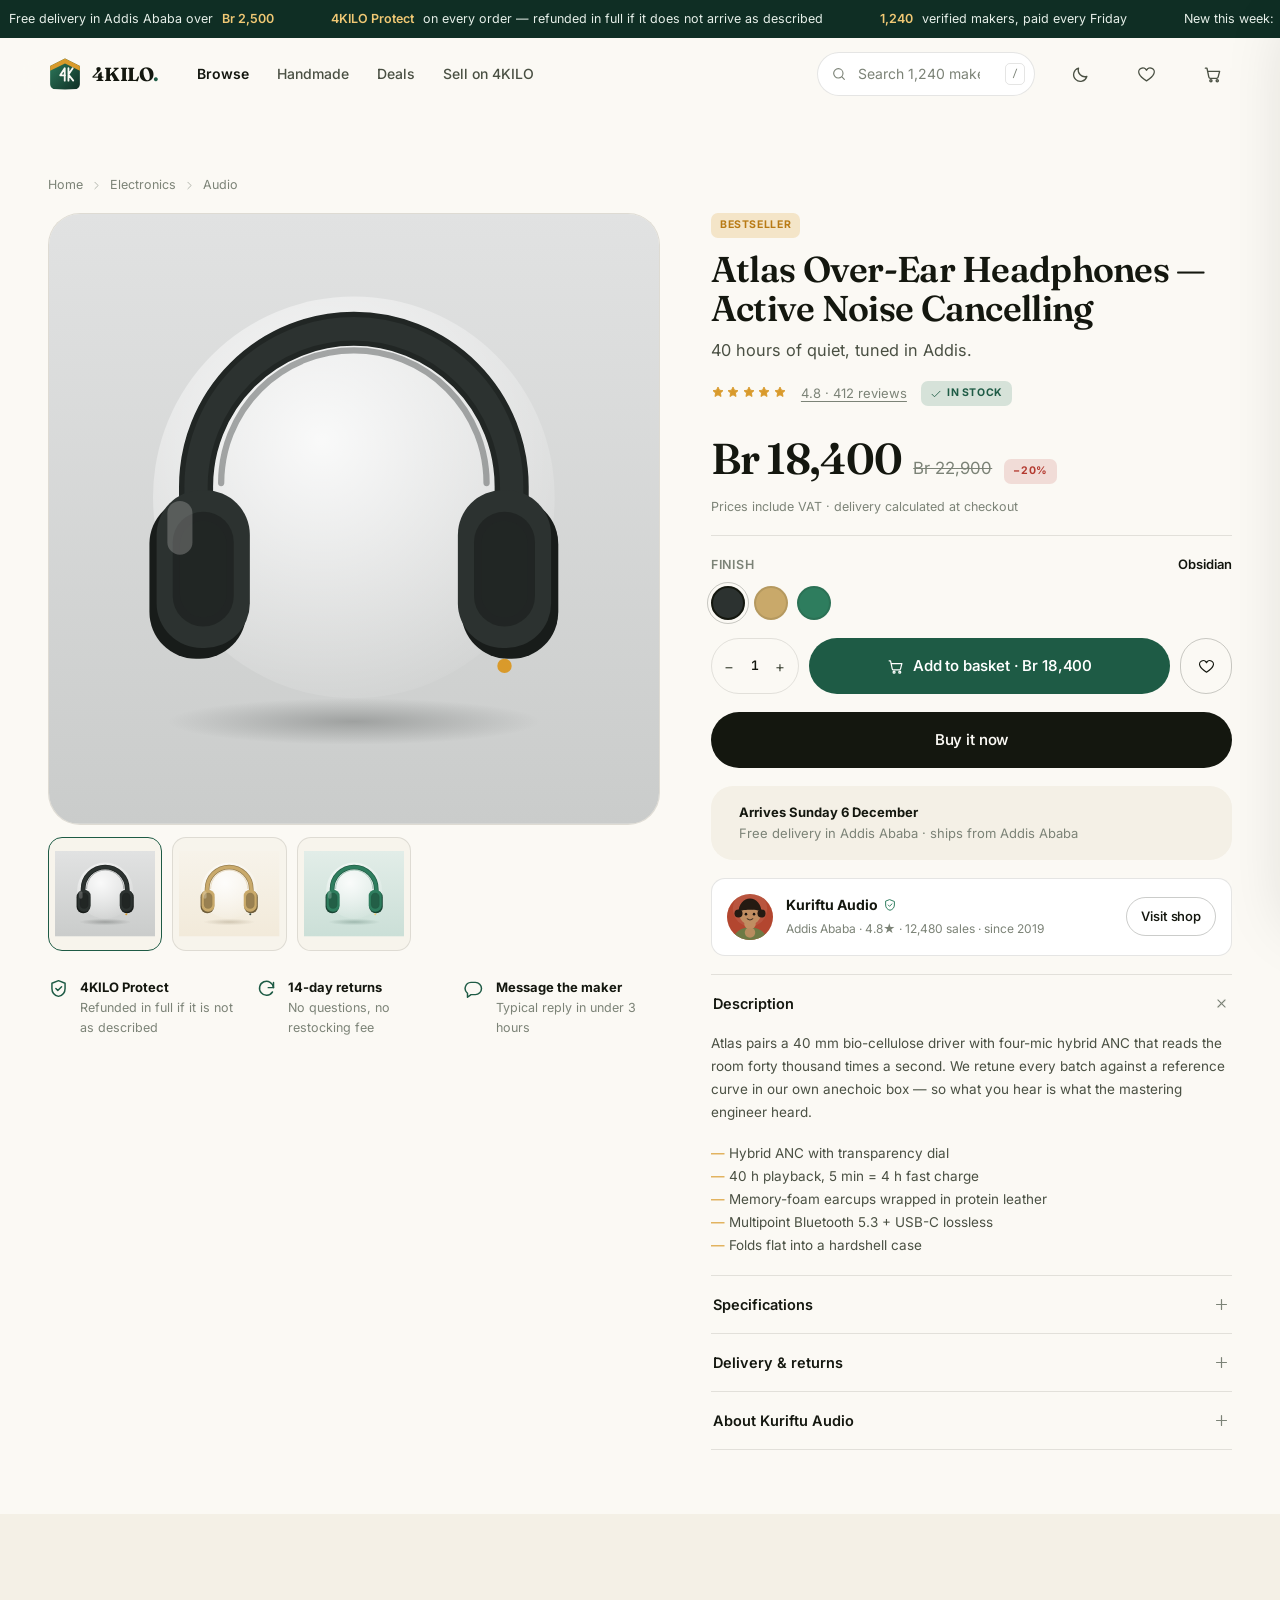
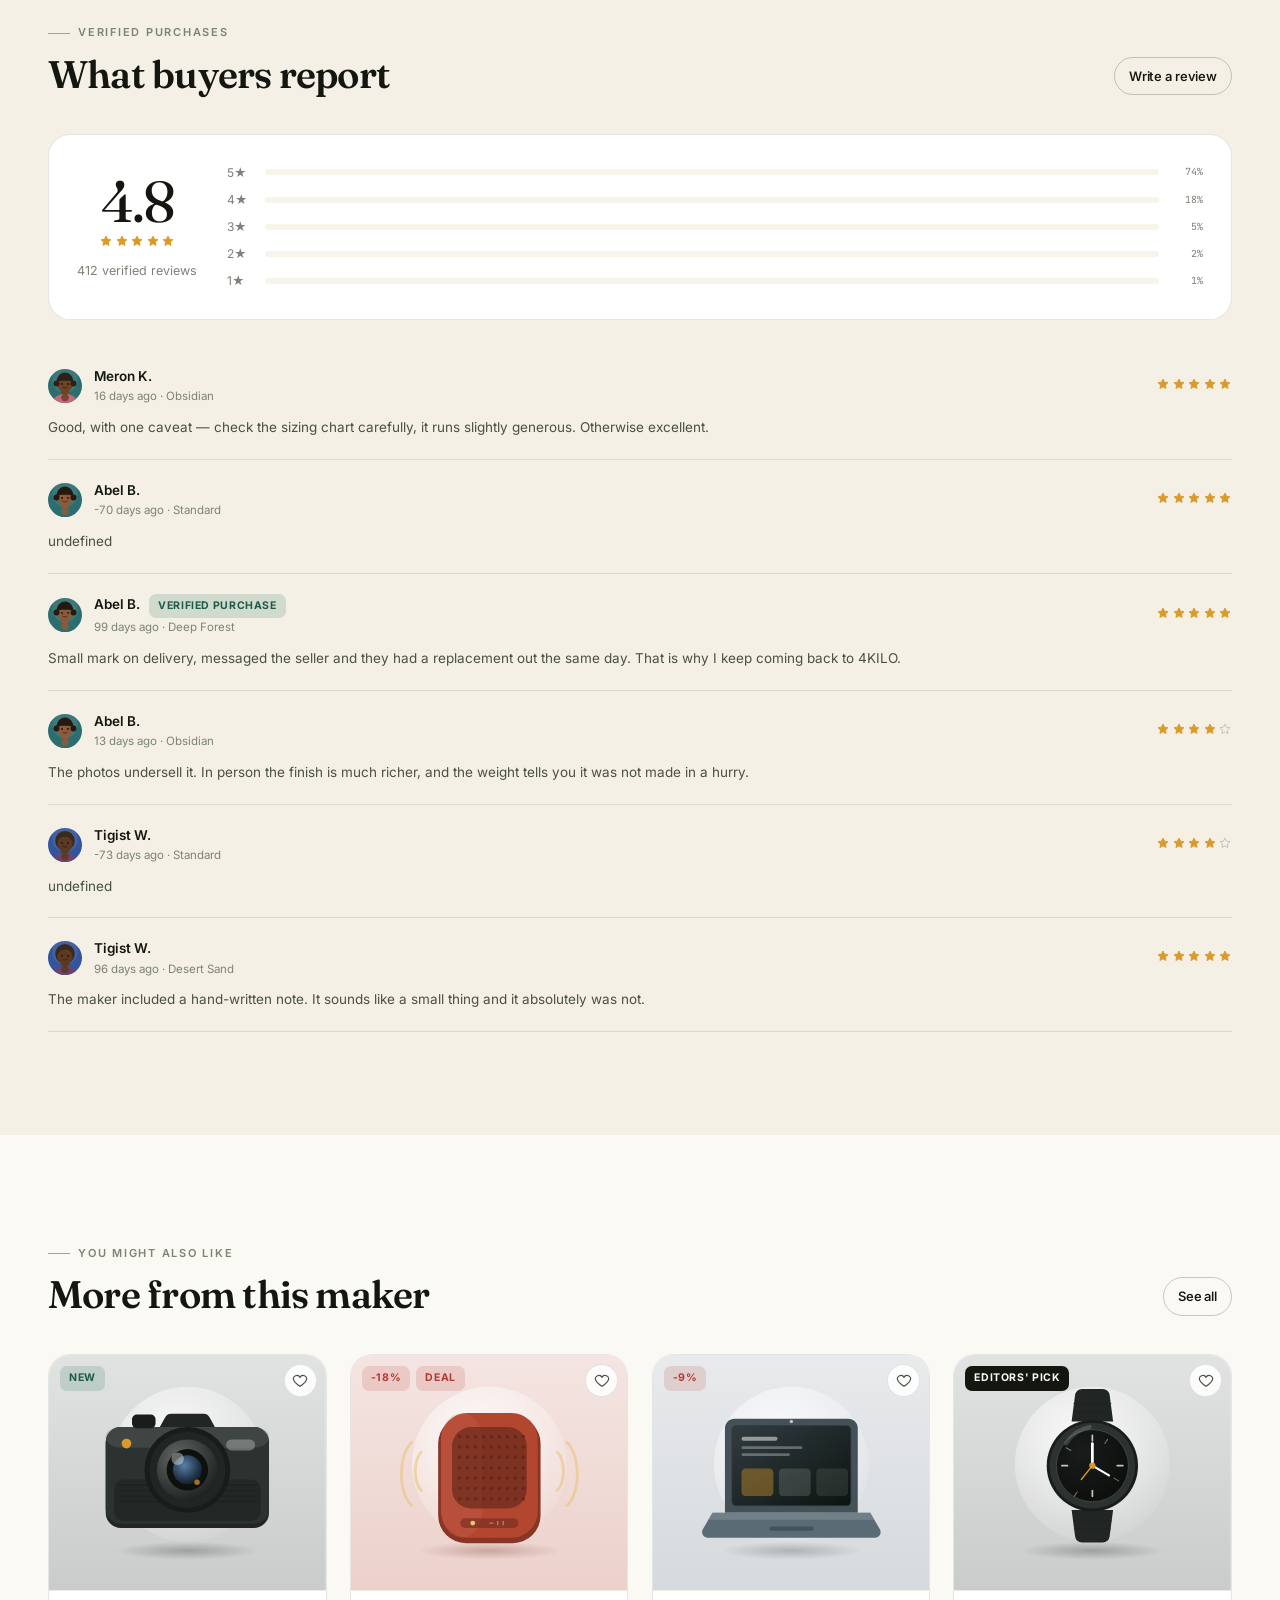
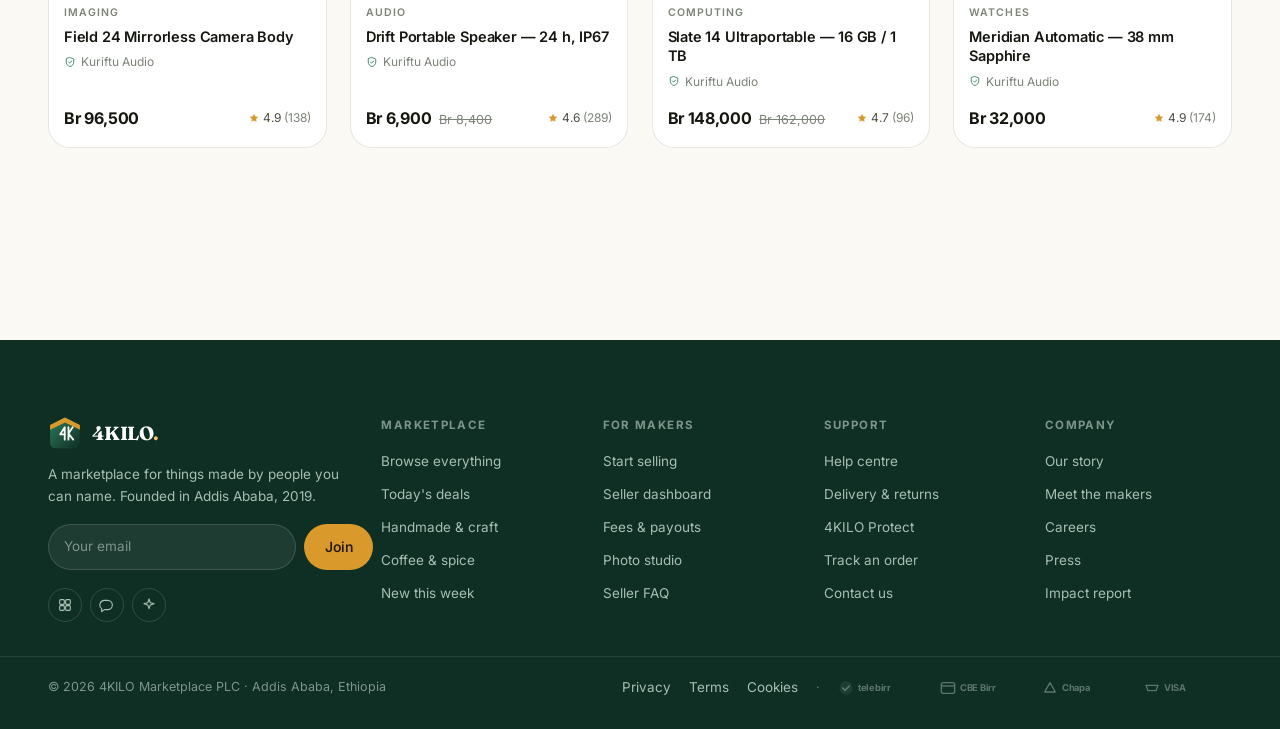
<file: product.html>
<!DOCTYPE html>
<html lang="en" data-theme="light">
<head>
<meta charset="utf-8">
<meta name="viewport" content="width=device-width, initial-scale=1">
<title>Product — 4KILO Marketplace</title>
<meta name="description" content="Product detail on 4KILO Marketplace.">
<meta name="theme-color" content="#0F2E24">
<link rel="preconnect" href="https://fonts.googleapis.com">
<link rel="preconnect" href="https://fonts.gstatic.com" crossorigin>
<link href="https://fonts.googleapis.com/css2?family=Fraunces:ital,opsz,wght@0,9..144,400..700;1,9..144,400..600&family=Inter:wght@400;500;600;700&family=JetBrains+Mono:wght@400;600&display=swap" rel="stylesheet">
<link rel="stylesheet" href="assets/css/styles.css?v=6">
<link rel="icon" href="assets/img/favicon.svg?v=6" type="image/svg+xml">
</head>
<body data-page="browse">
<a class="skip" href="#main">Skip to content</a>

<main id="main">
  <section class="section--tight">
    <div class="wrap">
      <nav class="breadcrumb" id="crumb" aria-label="Breadcrumb"></nav>
      <div class="pdp">

        <!-- ---------- gallery ---------- -->
        <div class="gallery">
          <div class="gallery__main" id="gMain"></div>
          <div class="gallery__thumbs" id="gThumbs"></div>
          <div class="perks" style="margin-top:26px" id="perks"></div>
        </div>

        <!-- ---------- buy box ---------- -->
        <div class="stack" style="--s:18px">
          <div>
            <div class="row row--wrap" style="gap:7px;margin-bottom:12px" id="flags"></div>
            <h1 class="h1" id="title" style="font-size:clamp(1.6rem,2.8vw,2.3rem)"></h1>
            <p class="lede" style="margin-top:10px;font-size:1.02rem" id="tagline"></p>
          </div>

          <div class="row row--wrap" style="gap:14px">
            <span id="ratingStars"></span>
            <a href="#reviews" class="muted" style="font-size:13px;text-decoration:underline;text-underline-offset:3px" id="reviewLink"></a>
            <span class="badge badge--green" id="stockBadge"></span>
          </div>

          <div>
            <div class="price-row">
              <span class="price-now" id="price"></span>
              <span class="price-was" id="was"></span>
              <span class="badge badge--red" id="discount"></span>
            </div>
            <p class="muted" style="font-size:12.5px" id="priceNote"></p>
          </div>

          <hr style="border:0;border-top:1px solid var(--border)">

          <div id="colorWrap">
            <div class="row row--between" style="margin-bottom:11px">
              <h4 style="font-family:var(--font-ui);font-size:12.5px;letter-spacing:.06em;text-transform:uppercase;color:var(--muted)">Finish</h4>
              <span style="font-size:13px;font-weight:600" id="colorName"></span>
            </div>
            <div class="swatches" id="swatches"></div>
          </div>

          <div id="sizeWrap" style="display:none">
            <div class="row row--between" style="margin-bottom:11px">
              <h4 style="font-family:var(--font-ui);font-size:12.5px;letter-spacing:.06em;text-transform:uppercase;color:var(--muted)">Size</h4>
              <a href="#" style="font-size:12.5px;text-decoration:underline;text-underline-offset:3px" class="muted">Size guide</a>
            </div>
            <div class="size-opts" id="sizes"></div>
          </div>

          <div class="row buy-row" style="gap:10px;align-items:stretch">
            <div class="qty" style="margin:0;padding:0 4px">
              <button id="qMinus" aria-label="Decrease quantity">−</button>
              <span id="qVal">1</span>
              <button id="qPlus" aria-label="Increase quantity">+</button>
            </div>
            <button class="btn btn--primary btn--lg" style="flex:1" id="addBtn"></button>
            <button class="btn btn--ghost btn--icon" id="favBtn" aria-label="Save this item" style="width:52px;height:auto"></button>
          </div>
          <button class="btn btn--dark btn--lg btn--block" id="buyNow">Buy it now</button>

          <div class="panel panel--flat" style="padding:15px 17px">
            <div class="row" style="gap:10px;font-size:13px">
              <span id="shipIcon"></span>
              <span><b id="shipLine"></b><br><span class="muted" id="shipSub"></span></span>
            </div>
          </div>

          <!-- seller -->
          <div class="seller-card">
            <span class="avatar" id="sellerAv"></span>
            <div style="flex:1;min-width:0">
              <b style="font-size:14px;display:flex;align-items:center;gap:5px" id="sellerName"></b>
              <span class="muted" style="font-size:12px" id="sellerMeta"></span>
            </div>
            <a class="btn btn--ghost btn--sm" id="sellerLink">Visit shop</a>
          </div>

          <!-- details -->
          <div class="acc" data-multi id="detailAcc"></div>
        </div>
      </div>
    </div>
  </section>

  <!-- ---------- reviews ---------- -->
  <section class="section tint" id="reviews">
    <div class="wrap">
      <div class="section-head">
        <div>
          <span class="eyebrow">Verified purchases</span>
          <h2 class="h2" style="margin-top:12px">What buyers report</h2>
        </div>
        <button class="btn btn--ghost btn--sm" onclick="toast('Sign in to write a review')">Write a review</button>
      </div>
      <div class="panel" style="margin-bottom:26px">
        <div class="rating-summary">
          <div class="text-c">
            <div class="rating-big" id="ratingBig"></div>
            <div id="ratingStars2"></div>
            <div class="muted" style="font-size:12.5px;margin-top:6px" id="ratingCount"></div>
          </div>
          <div class="stack" style="--s:8px" id="ratingBars"></div>
        </div>
      </div>
      <div id="reviewList"></div>
    </div>
  </section>

  <!-- ---------- related ---------- -->
  <section class="section">
    <div class="wrap">
      <div class="section-head">
        <div>
          <span class="eyebrow">You might also like</span>
          <h2 class="h2" style="margin-top:12px" id="relTitle">More from this maker</h2>
        </div>
        <a class="btn btn--ghost btn--sm" id="relAll">See all</a>
      </div>
      <div class="cards cards--4" id="related"></div>
    </div>
  </section>
</main>

<script src="assets/js/art.js?v=6"></script>
<script src="assets/js/data.js?v=6"></script>
<script src="assets/js/app.js?v=6"></script>
<script>
const pid = new URLSearchParams(location.search).get('id');
const p = PRODUCTS.find(x => x.id === pid) || PRODUCTS[0];

/* remember for "recently viewed" */
(function remember() {
  const r = Store.read('recent', []).filter(x => x !== p.id);
  r.unshift(p.id);
  Store.write('recent', r.slice(0, 10));
})();

document.title = p.title + ' — 4KILO';
qs('meta[name=description]').content = p.tagline || p.desc.slice(0, 150);

let variant = p.colors[0] ? p.colors[0][0] : p.cw;
let size = p.sizes[0] || '';
let qty = 1;

/* ---------- breadcrumb ---------- */
const cat = CATEGORIES.find(c => c.id === p.cat);
qs('#crumb').innerHTML =
  `<a href="index.html">Home</a>${icon('chevron')}` +
  `<a href="browse.html?cat=${p.cat}">${cat ? cat.name : p.cat}</a>${icon('chevron')}` +
  `<span class="muted">${esc(p.sub)}</span>`;

/* ---------- head fields ---------- */
qs('#title').textContent = p.title;
qs('#tagline').textContent = p.tagline || '';
qs('#flags').innerHTML = p.badges.map(b => {
  const [l, c] = BADGE_LABEL[b] || [b, ''];
  return `<span class="badge ${c}">${l}</span>`;
}).join('');
qs('#ratingStars').innerHTML = stars(p.rating);
qs('#reviewLink').textContent = `${p.rating.toFixed(1)} · ${p.reviews} reviews`;
qs('#stockBadge').innerHTML = p.stock > 12
  ? icon('check') + ' In stock'
  : icon('spark') + ` Only ${p.stock} left`;
if (p.stock <= 12) qs('#stockBadge').className = 'badge badge--red';

qs('#price').textContent = money(p.price);
if (p.was) {
  qs('#was').textContent = money(p.was);
  qs('#discount').textContent = '−' + p.discount + '%';
} else { qs('#was').remove(); qs('#discount').remove(); }
qs('#priceNote').textContent = CURRENCY.rateNote + ' · delivery calculated at checkout';

/* ---------- gallery ---------- */
const views = ['product', 'detail', 'context', 'scale', 'packed'];
function paintGallery() {
  qs('#gMain').innerHTML = ART.product(p.art, variant);
  qs('#gThumbs').innerHTML = p.colors.length
    ? p.colors.map(([cw, name], i) =>
        `<button class="gallery__thumb ${cw === variant ? 'is-on' : ''}" data-cw="${cw}"
          aria-label="${esc(name)}">${ART.product(p.art, cw)}</button>`).join('')
    : views.slice(0, 4).map((v, i) =>
        `<button class="gallery__thumb ${i === 0 ? 'is-on' : ''}">${ART.product(p.art, p.cw)}</button>`).join('');
}
paintGallery();
on(qs('#gThumbs'), 'click', e => {
  const b = e.target.closest('[data-cw]');
  if (!b) return;
  variant = b.dataset.cw;
  paintGallery(); paintSwatches();
});

/* ---------- swatches ---------- */
const SWATCH_HEX = {
  obsidian: '#2C3230', forest: '#2E7D5E', clay: '#C2724C', sand: '#C9A96A',
  cobalt: '#33559B', plum: '#6B4373', rose: '#C4677A', slate: '#5A6B75',
  olive: '#6E7A45', ember: '#B3462F', ivory: '#D8CFBE', teal: '#2C6E70'
};
function paintSwatches() {
  if (!p.colors.length) { qs('#colorWrap').style.display = 'none'; return; }
  qs('#swatches').innerHTML = p.colors.map(([cw, name]) =>
    `<button class="swatch ${cw === variant ? 'is-on' : ''}" data-cw="${cw}"
      style="background:${SWATCH_HEX[cw] || '#888'}" aria-label="${esc(name)}" title="${esc(name)}"></button>`).join('');
  const found = p.colors.find(c => c[0] === variant);
  qs('#colorName').textContent = found ? found[1] : '';
}
paintSwatches();
on(qs('#swatches'), 'click', e => {
  const b = e.target.closest('[data-cw]');
  if (!b) return;
  variant = b.dataset.cw;
  paintSwatches(); paintGallery();
});

/* ---------- sizes ---------- */
if (p.sizes.length) {
  qs('#sizeWrap').style.display = '';
  const out = p.sizes.length > 4 ? [p.sizes[p.sizes.length - 1]] : [];
  qs('#sizes').innerHTML = p.sizes.map(s =>
    `<button class="size-opt ${s === size ? 'is-on' : ''}" data-size="${s}"
      ${out.includes(s) ? 'disabled' : ''}>${s}</button>`).join('');
  on(qs('#sizes'), 'click', e => {
    const b = e.target.closest('[data-size]');
    if (!b || b.disabled) return;
    size = b.dataset.size;
    qsa('#sizes .size-opt').forEach(x => x.classList.toggle('is-on', x.dataset.size === size));
  });
}

/* ---------- quantity + buy ---------- */
function paintQty() { qs('#qVal').textContent = qty; }
on(qs('#qMinus'), 'click', () => { qty = Math.max(1, qty - 1); paintQty(); paintAdd(); });
on(qs('#qPlus'), 'click', () => { qty = Math.min(p.stock, qty + 1); paintQty(); paintAdd(); });
function paintAdd() {
  qs('#addBtn').innerHTML = icon('cart') + ` Add to basket · ${money(p.price * qty)}`;
}
paintAdd();
on(qs('#addBtn'), 'click', () => {
  Cart.add(p.id, qty, variant, size);
  toast(`${qty} × ${p.title.split('—')[0].trim()} added`);
  openCart();
});
on(qs('#buyNow'), 'click', () => {
  Cart.add(p.id, qty, variant, size);
  location.href = 'checkout.html';
});

qs('#favBtn').innerHTML = icon('heart');
qs('#favBtn').dataset.fav = p.id;
Wish.sync();

/* ---------- shipping panel ---------- */
qs('#shipIcon').innerHTML = icon('truck');
qs('#shipIcon').firstChild.style.color = 'var(--brand)';
const eta = new Date(Date.now() + p.shipDays * 864e5);
qs('#shipLine').textContent = `Arrives ${eta.toLocaleDateString('en-GB', { weekday: 'long', day: 'numeric', month: 'long' })}`;
qs('#shipSub').textContent =
  `${p.price >= 2500 ? 'Free' : 'Br 120'} delivery in Addis Ababa · ships from ${p.sellerObj.city}`;

/* ---------- perks ---------- */
qs('#perks').innerHTML = [
  ['shield', '4KILO Protect', 'Refunded in full if it is not as described'],
  ['refresh', '14-day returns', 'No questions, no restocking fee'],
  ['chat', 'Message the maker', 'Typical reply in under 3 hours']
].map(([i, b, s]) => `<div class="perk">${icon(i)}<span><b>${b}</b><span>${s}</span></span></div>`).join('');

/* ---------- seller ---------- */
const s = p.sellerObj;
qs('#sellerAv').innerHTML = ART.avatar(s.id + s.name);
qs('#sellerName').innerHTML = esc(s.name) + (s.verified ? icon('shield', 'vfi') : '');
qsa('.vfi').forEach(x => { x.style.width = '14px'; x.style.height = '14px'; x.style.color = 'var(--forest-500)'; });
qs('#sellerMeta').textContent = `${s.city} · ${s.rating}★ · ${s.sales.toLocaleString()} sales · since ${s.since}`;
qs('#sellerLink').href = 'browse.html?seller=' + s.id;

/* ---------- detail accordion ---------- */
qs('#detailAcc').innerHTML = `
  <div class="acc__item is-open">
    <button class="acc__btn" aria-expanded="true">Description ${icon('plus')}</button>
    <div class="acc__panel"><div>
      <p>${esc(p.desc)}</p>
      <ul>${p.highlights.map(h => `<li>${esc(h)}</li>`).join('')}</ul>
    </div></div>
  </div>
  <div class="acc__item">
    <button class="acc__btn" aria-expanded="false">Specifications ${icon('plus')}</button>
    <div class="acc__panel"><div>
      <table class="spec" style="margin-bottom:18px">
        ${p.specs.map(([k, v]) => `<tr><td>${esc(k)}</td><td>${esc(v)}</td></tr>`).join('')}
      </table>
    </div></div>
  </div>
  <div class="acc__item">
    <button class="acc__btn" aria-expanded="false">Delivery & returns ${icon('plus')}</button>
    <div class="acc__panel"><div><p>
      Dispatched from ${esc(s.city)} within ${p.shipDays} working day${p.shipDays > 1 ? 's' : ''}.
      Delivery inside Addis Ababa is 120 Br, free above 2,500 Br. Other cities 250–400 Br.
      Returns accepted within 14 days of delivery in original condition; return postage is
      yours unless the item was faulty or misdescribed.
    </p></div></div>
  </div>
  <div class="acc__item">
    <button class="acc__btn" aria-expanded="false">About ${esc(s.name)} ${icon('plus')}</button>
    <div class="acc__panel"><div><p>${esc(s.bio)}</p>
      <p style="padding-bottom:0">Trading on 4KILO since ${s.since} · ${s.sales.toLocaleString()} orders fulfilled ·
      ${s.rating}★ across all listings.</p>
    </div></div>
  </div>`;
wireAccordions();

/* ---------- reviews ---------- */
const revs = reviewsFor(p, 6);
qs('#ratingBig').textContent = p.rating.toFixed(1);
qs('#ratingStars2').innerHTML = stars(p.rating);
qs('#ratingCount').textContent = p.reviews.toLocaleString() + ' verified reviews';

const dist = [5, 4, 3, 2, 1].map(n => {
  const pct = { 5: 74, 4: 18, 3: 5, 2: 2, 1: 1 }[n];
  return `<div class="bar"><span style="width:28px">${n}★</span>
    <span class="bar__track"><span class="bar__fill" style="width:${pct}%"></span></span>
    <span class="mono" style="width:34px;text-align:right">${pct}%</span></div>`;
}).join('');
qs('#ratingBars').innerHTML = dist;

qs('#reviewList').innerHTML = revs.map(r => `
  <article class="review">
    <div class="review__head">
      <span class="avatar avatar--sm">${ART.avatar(r.name + p.id)}</span>
      <div>
        <div class="review__name">${esc(r.name)}
          ${r.verified ? '<span class="badge badge--green" style="margin-left:6px">Verified purchase</span>' : ''}
        </div>
        <div class="review__meta">${r.days} days ago · ${esc(r.variant)}</div>
      </div>
      <span style="margin-left:auto">${stars(r.stars)}</span>
    </div>
    <p>${esc(r.body)}</p>
  </article>`).join('');

/* ---------- related ---------- */
let rel = PRODUCTS.filter(x => x.seller === p.seller && x.id !== p.id);
if (rel.length < 4) {
  qs('#relTitle').textContent = 'Others in ' + (cat ? cat.name : p.sub);
  rel = rel.concat(PRODUCTS.filter(x => x.cat === p.cat && x.id !== p.id && !rel.includes(x)));
}
qs('#relAll').href = 'browse.html?seller=' + p.seller;
qs('#related').innerHTML = rel.slice(0, 4).map(x => productCard(x)).join('');
qsa('#related .reveal').forEach(el => el.classList.add('in'));
Wish.sync();
wireReveal();
</script>
</body>
</html>
</file>
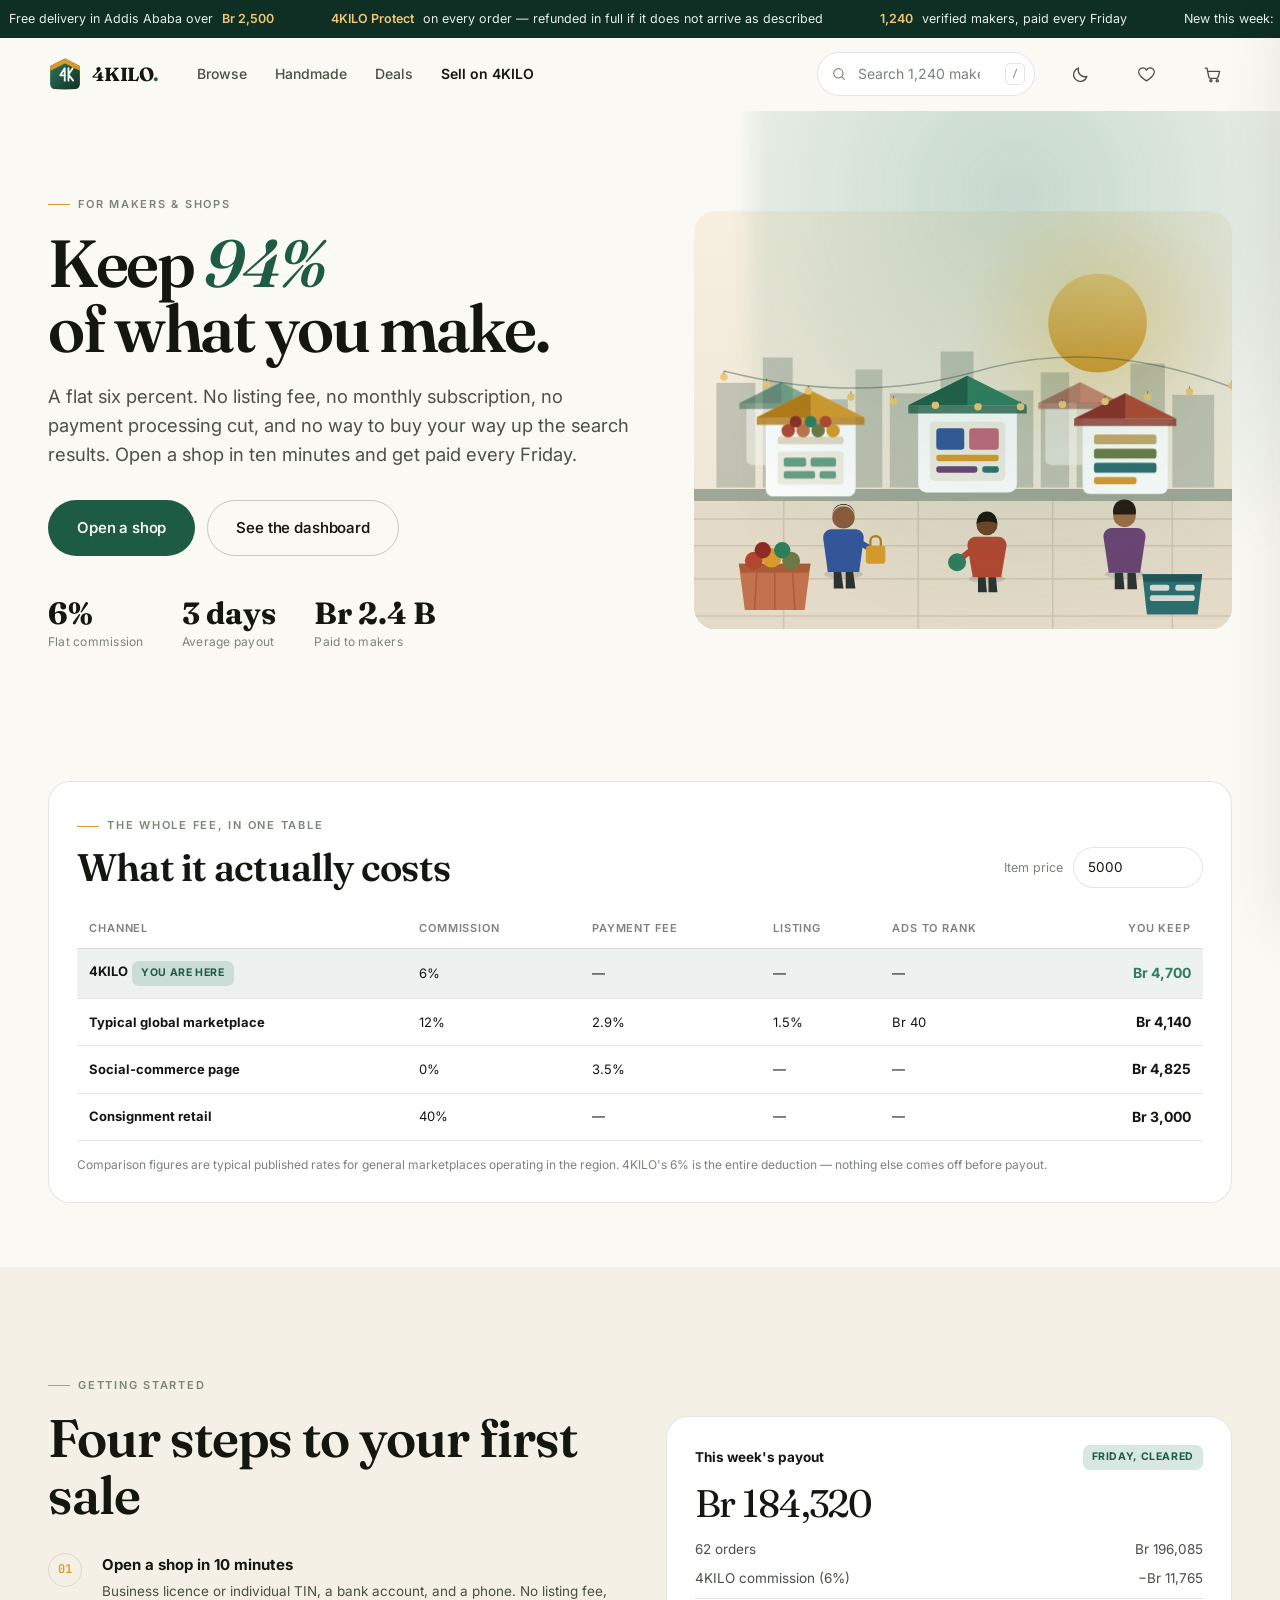
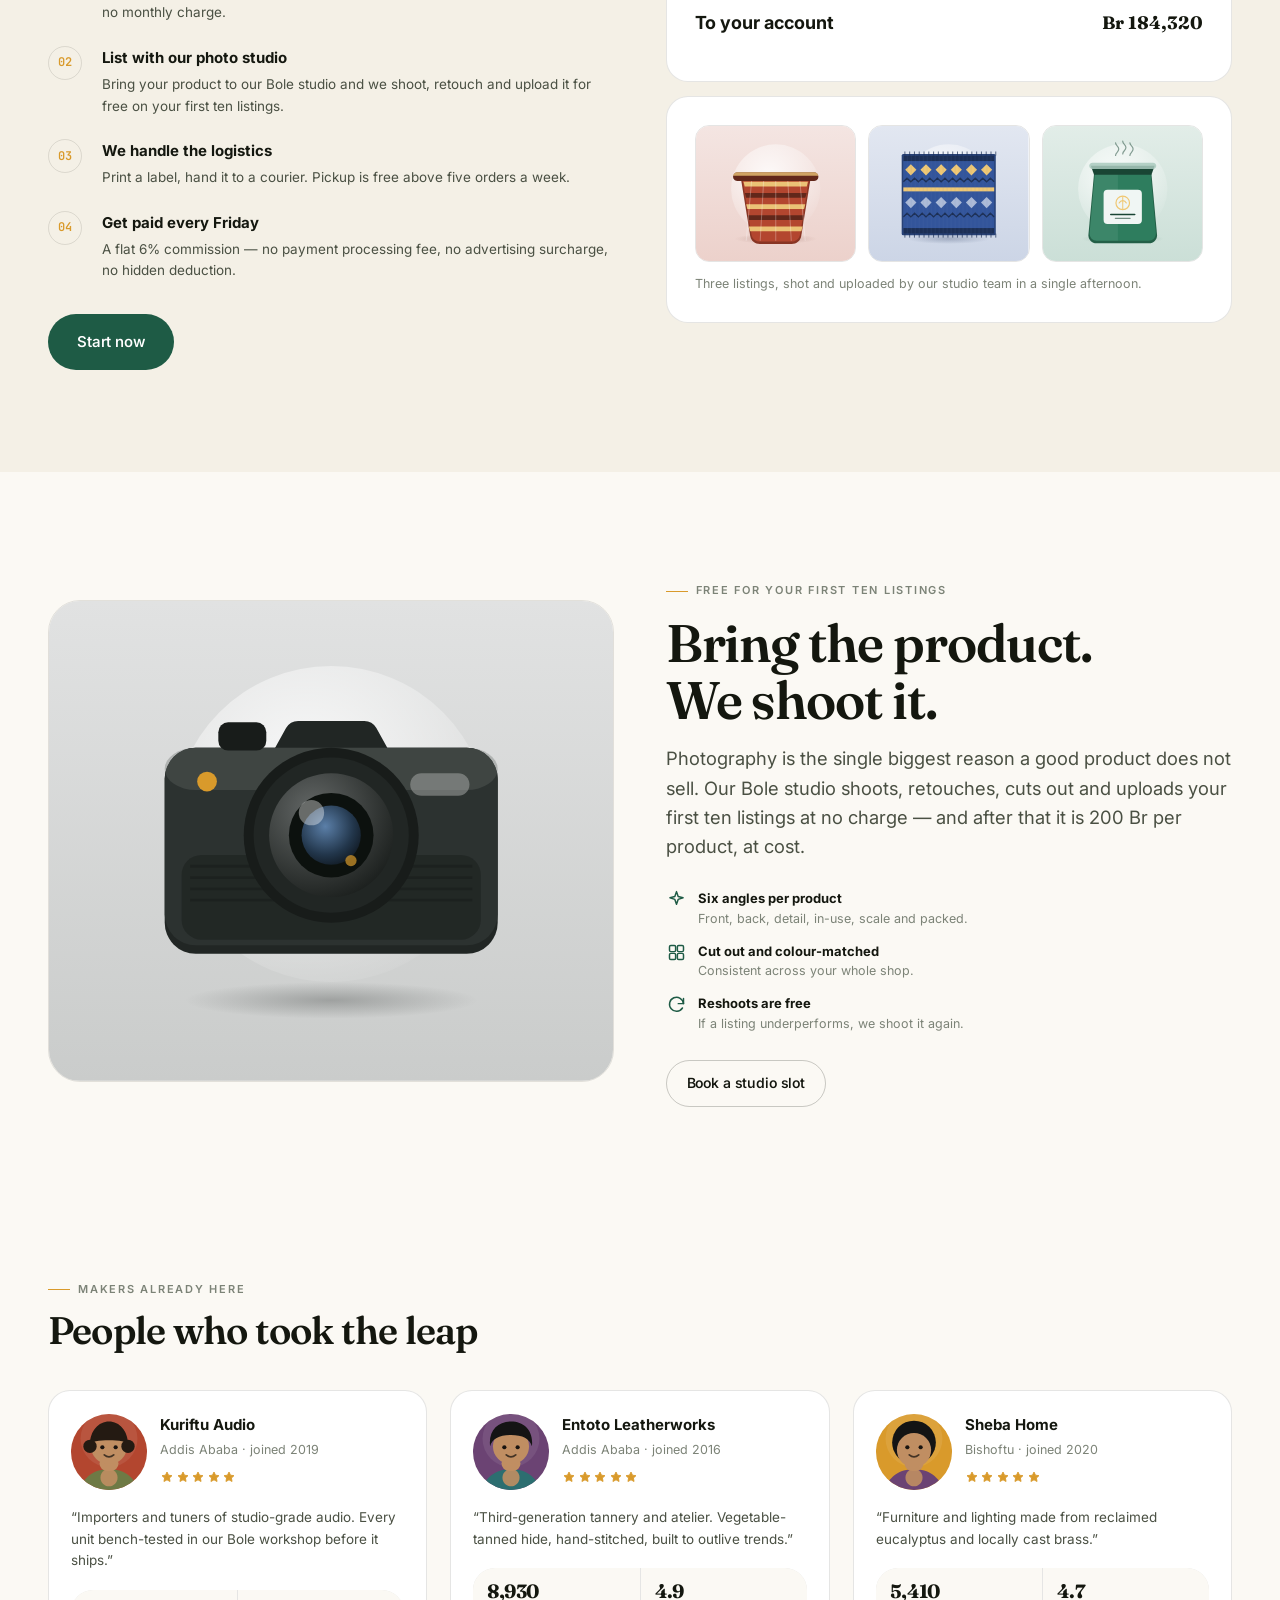
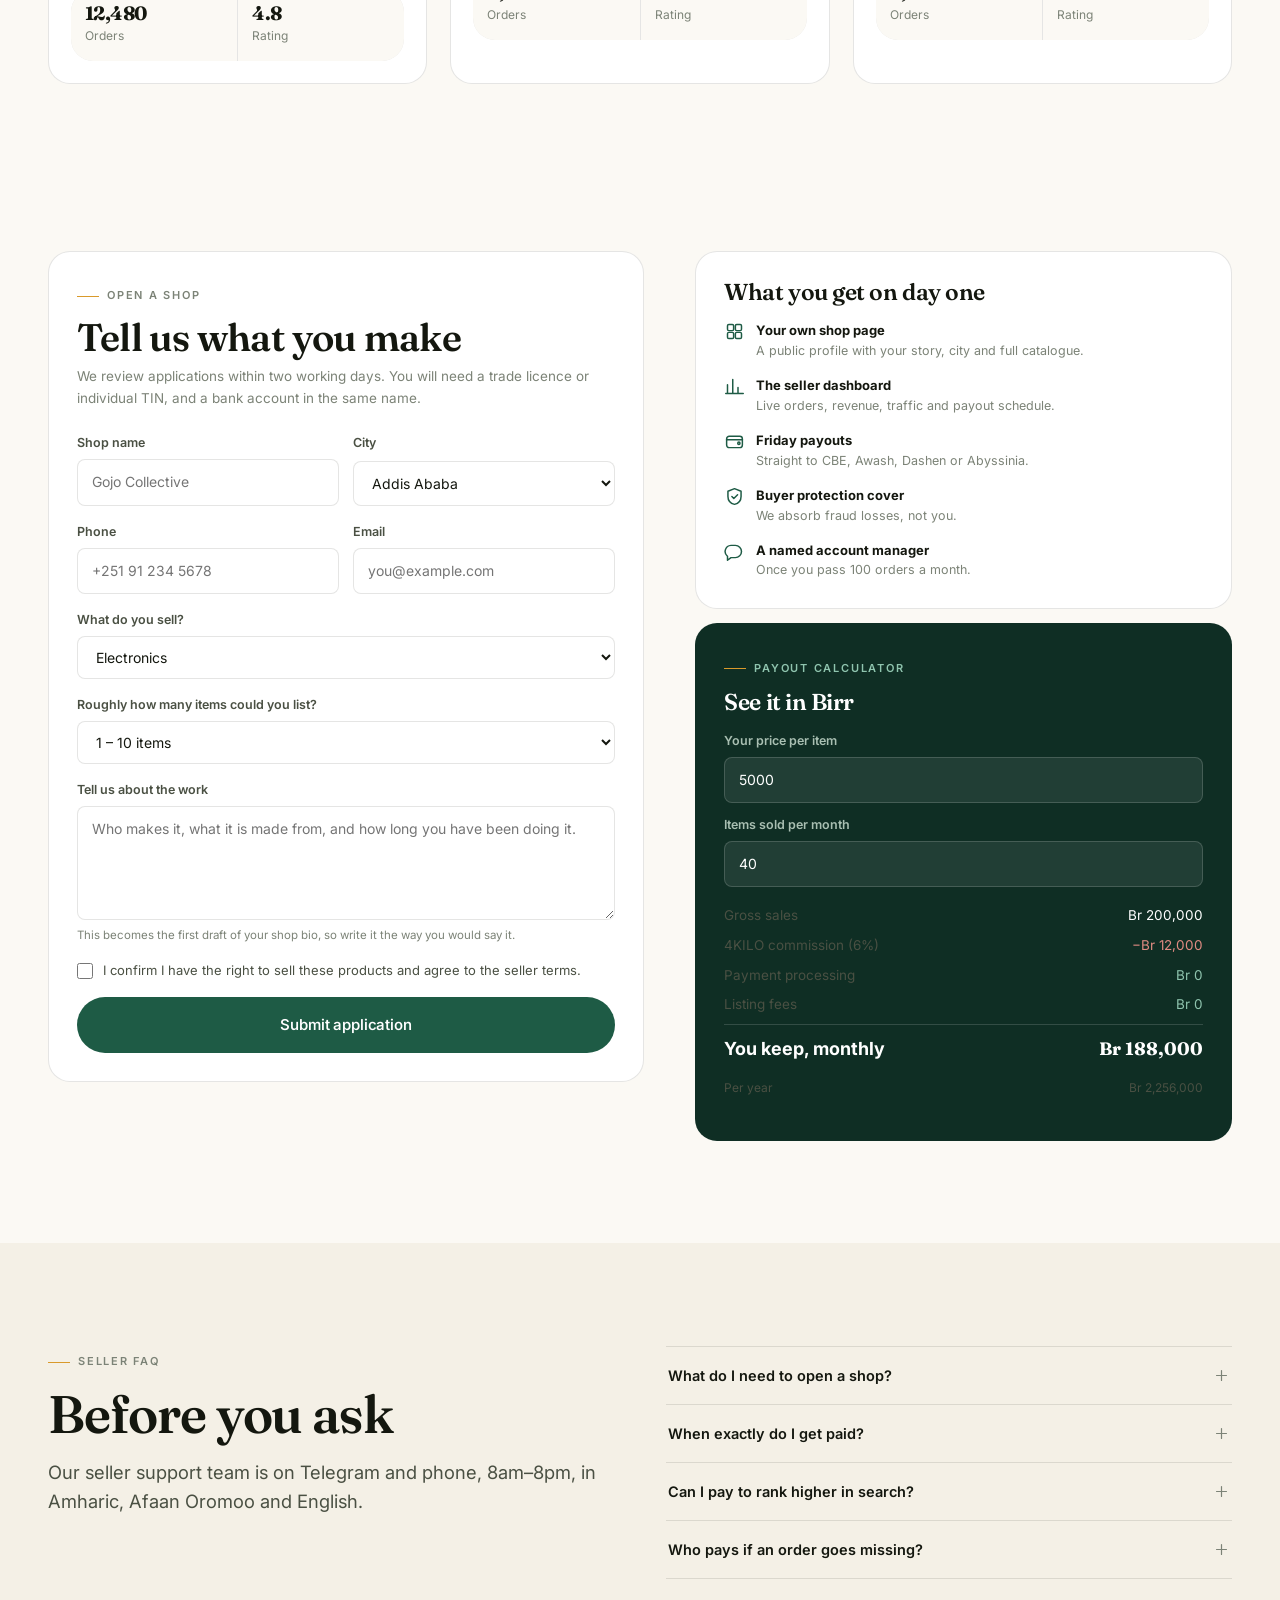
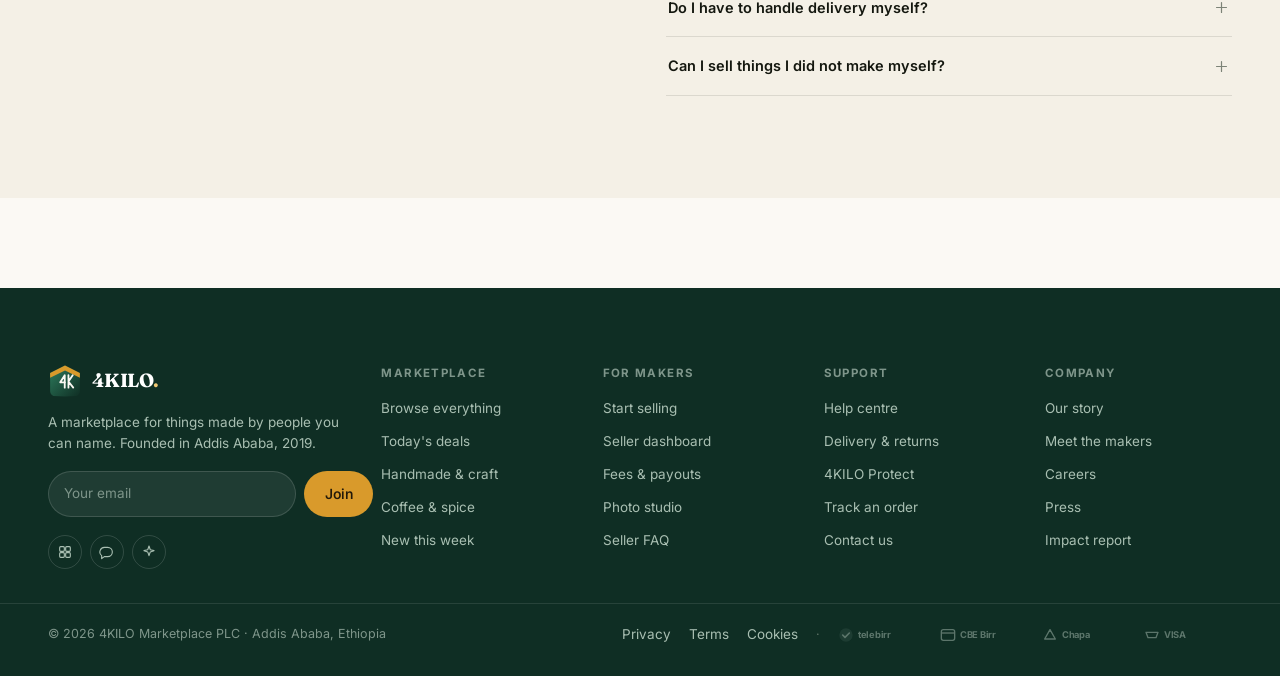
<file: sell.html>
<!DOCTYPE html>
<html lang="en" data-theme="light">
<head>
<meta charset="utf-8">
<meta name="viewport" content="width=device-width, initial-scale=1">
<title>Sell on 4KILO — 6% flat, paid every Friday</title>
<meta name="description" content="Open a shop in ten minutes. No listing fee, no monthly charge, no paid ranking. A flat 6% commission and payouts every Friday.">
<meta name="theme-color" content="#0F2E24">
<link rel="preconnect" href="https://fonts.googleapis.com">
<link rel="preconnect" href="https://fonts.gstatic.com" crossorigin>
<link href="https://fonts.googleapis.com/css2?family=Fraunces:ital,opsz,wght@0,9..144,400..700;1,9..144,400..600&family=Inter:wght@400;500;600;700&family=JetBrains+Mono:wght@400;600&display=swap" rel="stylesheet">
<link rel="stylesheet" href="assets/css/styles.css?v=6">
<link rel="icon" href="assets/img/favicon.svg?v=6" type="image/svg+xml">
</head>
<body data-page="sell">
<a class="skip" href="#main">Skip to content</a>

<main id="main">

  <!-- ============ HERO ============ -->
  <section class="hero" style="padding-bottom:clamp(36px,5vw,64px)">
    <div class="hero__blob"></div>
    <div class="wrap hero__grid">
      <div class="hero__copy">
        <span class="eyebrow">For makers & shops</span>
        <h1 class="display" style="font-size:clamp(2.3rem,5.2vw,4.2rem)">
          Keep <span class="serif-em">94%</span><br>of what you make.
        </h1>
        <p class="lede">
          A flat six percent. No listing fee, no monthly subscription, no payment processing
          cut, and no way to buy your way up the search results. Open a shop in ten minutes
          and get paid every Friday.
        </p>
        <div class="hero__cta">
          <a class="btn btn--primary btn--lg" href="#apply">Open a shop</a>
          <a class="btn btn--ghost btn--lg" href="dashboard.html">See the dashboard</a>
        </div>
        <div class="hero__stats">
          <div class="hero__stat"><b>6%</b><span>Flat commission</span></div>
          <div class="hero__stat"><b>3 days</b><span>Average payout</span></div>
          <div class="hero__stat"><b>Br 2.4 B</b><span>Paid to makers</span></div>
        </div>
      </div>
      <div class="reveal" id="heroArt"></div>
    </div>
  </section>

  <!-- ============ FEE COMPARISON ============ -->
  <section class="section--tight" id="fees">
    <div class="wrap">
      <div class="panel">
        <div class="section-head" style="margin-bottom:22px">
          <div>
            <span class="eyebrow">The whole fee, in one table</span>
            <h2 class="h2" style="margin-top:12px">What it actually costs</h2>
          </div>
          <div class="row" style="gap:10px">
            <label class="muted" style="font-size:12.5px" for="feeInput">Item price</label>
            <input class="select" id="feeInput" type="number" value="5000" min="100" step="100" style="width:130px">
          </div>
        </div>
        <div class="table-scroll">
          <table class="table" id="feeTable"></table>
        </div>
        <p class="muted" style="font-size:12px;margin-top:14px">
          Comparison figures are typical published rates for general marketplaces operating in the region.
          4KILO's 6% is the entire deduction — nothing else comes off before payout.
        </p>
      </div>
    </div>
  </section>

  <!-- ============ STEPS ============ -->
  <section class="section tint">
    <div class="wrap feature-split">
      <div>
        <span class="eyebrow">Getting started</span>
        <h2 class="h1" style="margin-block:14px 30px">Four steps to your first sale</h2>
        <ol class="numlist" id="stepList"></ol>
        <a class="btn btn--primary btn--lg" style="margin-top:32px" href="#apply">Start now</a>
      </div>
      <div class="grid" style="gap:14px" id="stepArt"></div>
    </div>
  </section>

  <!-- ============ STUDIO ============ -->
  <section class="section" id="studio">
    <div class="wrap feature-split">
      <div class="reveal" id="studioArt"></div>
      <div>
        <span class="eyebrow">Free for your first ten listings</span>
        <h2 class="h1" style="margin-block:14px 16px">Bring the product.<br>We shoot it.</h2>
        <p class="lede">
          Photography is the single biggest reason a good product does not sell. Our Bole studio
          shoots, retouches, cuts out and uploads your first ten listings at no charge — and
          after that it is 200 Br per product, at cost.
        </p>
        <div class="stack" style="--s:12px;margin-top:26px" id="studioPerks"></div>
        <a class="btn btn--ghost" style="margin-top:26px" href="#apply">Book a studio slot</a>
      </div>
    </div>
  </section>

  <!-- ============ SELLER STORIES ============ -->
  <section class="section--tight">
    <div class="wrap">
      <div class="section-head">
        <div>
          <span class="eyebrow">Makers already here</span>
          <h2 class="h2" style="margin-top:12px">People who took the leap</h2>
        </div>
      </div>
      <div class="cards cards--3" id="sellerCards"></div>
    </div>
  </section>

  <!-- ============ APPLY ============ -->
  <section class="section" id="apply">
    <div class="wrap">
      <div class="pdp" style="--pdp-a:1fr;--pdp-b:.9fr">
        <div class="panel">
          <span class="eyebrow">Open a shop</span>
          <h2 class="h2" style="margin-block:12px 8px">Tell us what you make</h2>
          <p class="muted" style="font-size:13.5px;margin-bottom:24px">
            We review applications within two working days. You will need a trade licence or
            individual TIN, and a bank account in the same name.
          </p>
          <form id="applyForm" class="stack" style="--s:16px" novalidate>
            <div class="field-grid">
              <div class="field"><label for="sname">Shop name</label><input id="sname" placeholder="Gojo Collective" required></div>
              <div class="field"><label for="scity">City</label><select id="scity"></select></div>
            </div>
            <div class="field-grid">
              <div class="field"><label for="sphone">Phone</label><input id="sphone" type="tel" placeholder="+251 91 234 5678" required></div>
              <div class="field"><label for="semail">Email</label><input id="semail" type="email" placeholder="you@example.com" required></div>
            </div>
            <div class="field">
              <label for="scat">What do you sell?</label>
              <select id="scat"></select>
            </div>
            <div class="field">
              <label for="svol">Roughly how many items could you list?</label>
              <select id="svol">
                <option>1 – 10 items</option><option>11 – 50 items</option>
                <option>51 – 200 items</option><option>200+ items</option>
              </select>
            </div>
            <div class="field">
              <label for="sabout">Tell us about the work</label>
              <textarea id="sabout" rows="4" placeholder="Who makes it, what it is made from, and how long you have been doing it."></textarea>
              <small>This becomes the first draft of your shop bio, so write it the way you would say it.</small>
            </div>
            <label class="row" style="gap:10px;align-items:flex-start;font-size:13px;color:var(--text-2);cursor:pointer">
              <input type="checkbox" id="sagree" style="margin-top:3px;accent-color:var(--brand);width:16px;height:16px">
              <span>I confirm I have the right to sell these products and agree to the seller terms.</span>
            </label>
            <button class="btn btn--primary btn--lg btn--block" type="submit">Submit application</button>
          </form>
          <div id="applyDone" style="display:none"></div>
        </div>

        <aside class="gallery">
          <div class="panel">
            <h3 class="h3" style="margin-bottom:16px">What you get on day one</h3>
            <div class="stack" style="--s:14px" id="dayOne"></div>
          </div>
          <div class="panel" style="margin-top:14px;background:var(--forest-900);color:#D7E3DA;border-color:transparent">
            <span class="eyebrow" style="color:#8FC4AE">Payout calculator</span>
            <h3 class="h3" style="margin-block:12px 16px;color:#fff">See it in Birr</h3>
            <div class="field">
              <label style="color:#A9BFB2" for="calcPrice">Your price per item</label>
              <input id="calcPrice" type="number" value="5000" min="100" step="100"
                     style="background:rgba(255,255,255,.08);border-color:rgba(255,255,255,.16);color:#fff">
            </div>
            <div class="field" style="margin-top:12px">
              <label style="color:#A9BFB2" for="calcQty">Items sold per month</label>
              <input id="calcQty" type="number" value="40" min="1" step="1"
                     style="background:rgba(255,255,255,.08);border-color:rgba(255,255,255,.16);color:#fff">
            </div>
            <div class="totals" style="margin-top:18px;color:#A9BFB2" id="calcOut"></div>
          </div>
        </aside>
      </div>
    </div>
  </section>

  <!-- ============ FAQ ============ -->
  <section class="section tint" id="faq">
    <div class="wrap feature-split" style="align-items:start">
      <div>
        <span class="eyebrow">Seller FAQ</span>
        <h2 class="h1" style="margin-block:14px 16px">Before you ask</h2>
        <p class="lede">Our seller support team is on Telegram and phone, 8am–8pm, in Amharic, Afaan Oromoo and English.</p>
      </div>
      <div class="acc" id="sellFaq"></div>
    </div>
  </section>
</main>

<script src="assets/js/art.js?v=6"></script>
<script src="assets/js/data.js?v=6"></script>
<script src="assets/js/app.js?v=6"></script>
<script>
qs('#heroArt').innerHTML = ART.hero();

/* ---------- fee table ---------- */
const COMPARE = [
  ['4KILO', 6, 0, 0, 0, true],
  ['Typical global marketplace', 12, 2.9, 1.5, 40, false],
  ['Social-commerce page', 0, 3.5, 0, 0, false],
  ['Consignment retail', 40, 0, 0, 0, false]
];
function paintFees() {
  const price = Math.max(100, Number(qs('#feeInput').value) || 5000);
  qs('#feeTable').innerHTML = `
    <thead><tr><th>Channel</th><th>Commission</th><th>Payment fee</th><th>Listing</th><th>Ads to rank</th><th style="text-align:right">You keep</th></tr></thead>
    <tbody>${COMPARE.map(([name, comm, pay, listPct, ads, ours]) => {
      const keep = price - (price * comm / 100) - (price * pay / 100) - (price * listPct / 100) - ads;
      return `<tr ${ours ? 'style="background:color-mix(in srgb,var(--brand) 8%,transparent)"' : ''}>
        <td><b>${name}</b>${ours ? ' <span class="badge badge--green">You are here</span>' : ''}</td>
        <td>${comm}%</td><td>${pay ? pay + '%' : '—'}</td><td>${listPct ? listPct + '%' : '—'}</td>
        <td>${ads ? money(ads) : '—'}</td>
        <td style="text-align:right"><b style="font-size:14px;${ours ? 'color:var(--forest-500)' : ''}">${money(keep)}</b></td>
      </tr>`;
    }).join('')}</tbody>`;
}
on(qs('#feeInput'), 'input', paintFees);
paintFees();

/* ---------- steps ---------- */
qs('#stepList').innerHTML = SELL_STEPS.map(s =>
  `<li class="reveal"><div><b>${s.t}</b><p>${s.d}</p></div></li>`).join('');
qs('#stepArt').innerHTML = `
  <div class="panel reveal">
    <div class="row row--between" style="margin-bottom:14px">
      <b style="font-size:13.5px">This week's payout</b>
      <span class="badge badge--green">Friday, cleared</span>
    </div>
    <div style="font-family:var(--font-display);font-size:2.4rem;letter-spacing:-.03em;line-height:1">Br 184,320</div>
    <div class="totals" style="margin-top:16px">
      <div><span>62 orders</span><span>Br 196,085</span></div>
      <div><span>4KILO commission (6%)</span><span>−Br 11,765</span></div>
      <div class="grand"><span>To your account</span><span>Br 184,320</span></div>
    </div>
  </div>
  <div class="panel reveal" style="display:grid;grid-template-columns:repeat(3,1fr);gap:12px">
    ${[['basket','ember'],['rug','cobalt'],['coffee','forest']].map(([k,c]) =>
      `<div style="border-radius:var(--r-md);overflow:hidden;border:1px solid var(--border)">${ART.product(k,c)}</div>`).join('')}
    <p class="muted" style="grid-column:1/-1;font-size:12.5px;margin:0">
      Three listings, shot and uploaded by our studio team in a single afternoon.
    </p>
  </div>`;

/* ---------- studio ---------- */
qs('#studioArt').innerHTML = `<div style="border-radius:var(--r-xl);overflow:hidden;border:1px solid var(--border)">
  ${ART.product('camera', 'obsidian')}</div>`;
qs('#studioPerks').innerHTML = [
  ['spark', 'Six angles per product', 'Front, back, detail, in-use, scale and packed.'],
  ['grid', 'Cut out and colour-matched', 'Consistent across your whole shop.'],
  ['refresh', 'Reshoots are free', 'If a listing underperforms, we shoot it again.']
].map(([i, b, s]) => `<div class="perk">${icon(i)}<span><b>${b}</b><span>${s}</span></span></div>`).join('');

/* ---------- seller cards ---------- */
qs('#sellerCards').innerHTML = Object.values(SELLERS).slice(0, 3).map(s => `
  <div class="card reveal" style="padding:22px">
    <div class="row" style="gap:13px">
      <span class="avatar avatar--lg">${ART.avatar(s.id + s.name)}</span>
      <div>
        <b style="font-size:15px;display:block">${s.name}</b>
        <span class="muted" style="font-size:12.5px">${s.city} · joined ${s.since}</span>
        <div style="margin-top:6px">${stars(Math.round(s.rating))}</div>
      </div>
    </div>
    <p style="font-size:13.5px;color:var(--text-2);margin-top:16px;line-height:1.6">“${s.bio}”</p>
    <div class="statbar" style="margin-top:18px;grid-template-columns:1fr 1fr">
      <div style="padding:14px"><b style="font-size:1.2rem">${s.sales.toLocaleString()}</b><span>Orders</span></div>
      <div style="padding:14px"><b style="font-size:1.2rem">${s.rating}</b><span>Rating</span></div>
    </div>
  </div>`).join('');

/* ---------- apply form ---------- */
qs('#scity').innerHTML = CITIES.map(c => `<option>${c}</option>`).join('');
qs('#scat').innerHTML = CATEGORIES.map(c => `<option value="${c.id}">${c.name}</option>`).join('')
  + '<option>Something else</option>';

qs('#dayOne').innerHTML = [
  ['grid', 'Your own shop page', 'A public profile with your story, city and full catalogue.'],
  ['chart', 'The seller dashboard', 'Live orders, revenue, traffic and payout schedule.'],
  ['wallet', 'Friday payouts', 'Straight to CBE, Awash, Dashen or Abyssinia.'],
  ['shield', 'Buyer protection cover', 'We absorb fraud losses, not you.'],
  ['chat', 'A named account manager', 'Once you pass 100 orders a month.']
].map(([i, b, s]) => `<div class="perk">${icon(i)}<span><b>${b}</b><span>${s}</span></span></div>`).join('');

on(qs('#applyForm'), 'submit', e => {
  e.preventDefault();
  const name = qs('#sname').value.trim();
  if (!name) { qs('#sname').focus(); toast('Your shop needs a name', 'close'); return; }
  if (!qs('#sphone').value.trim()) { qs('#sphone').focus(); toast('We need a phone number', 'close'); return; }
  if (!qs('#sagree').checked) { toast('Please accept the seller terms', 'close'); return; }

  /* queue it for review — admin.html reads this list */
  const ref = 'SHOP-' + Math.floor(1000 + Math.random() * 8999);
  AdminData.patch(d => d.applications.unshift({
    ref,
    name,
    city: qs('#scity').value,
    cat: qs('#scat').selectedOptions[0].textContent,
    volume: qs('#svol').value,
    phone: qs('#sphone').value.trim(),
    email: qs('#semail').value.trim(),
    about: qs('#sabout').value.trim(),
    status: 'pending',
    at: Date.now()
  }));

  qs('#applyForm').style.display = 'none';
  const done = qs('#applyDone');
  done.style.display = '';
  done.innerHTML = `<div class="text-c" style="padding:20px 0">
    <div style="width:130px;margin:0 auto 18px">${ART.successArt()}</div>
    <h3 class="h3">Application received</h3>
    <p class="muted" style="font-size:13.5px;margin-top:8px;max-width:40ch;margin-inline:auto">
      Thank you, ${esc(name)}. We review every application by hand — expect a call from our
      seller team within two working days.
    </p>
    <div class="panel panel--flat" style="text-align:left;margin-top:22px">
      <div class="totals" style="margin:0">
        <div><span>Reference</span><span class="mono">${ref}</span></div>
        <div><span>Reviewed by</span><span>${new Date(Date.now() + 2 * 864e5).toLocaleDateString('en-GB', { day: 'numeric', month: 'long' })}</span></div>
        <div><span>Next step</span><span>Licence & bank details</span></div>
      </div>
    </div>
    <a class="btn btn--primary" style="margin-top:22px" href="dashboard.html">Preview your dashboard</a>
  </div>`;
  toast('Application submitted — we will call you');
  done.scrollIntoView({ behavior: 'smooth', block: 'center' });
});

/* ---------- payout calculator ---------- */
function paintCalc() {
  const price = Math.max(0, Number(qs('#calcPrice').value) || 0);
  const qty = Math.max(0, Number(qs('#calcQty').value) || 0);
  const gross = price * qty;
  const fee = Math.round(gross * 0.06);
  qs('#calcOut').innerHTML = `
    <div><span>Gross sales</span><span style="color:#fff">${money(gross)}</span></div>
    <div><span>4KILO commission (6%)</span><span style="color:#E08B82">−${money(fee)}</span></div>
    <div><span>Payment processing</span><span style="color:#8FC4AE">Br 0</span></div>
    <div><span>Listing fees</span><span style="color:#8FC4AE">Br 0</span></div>
    <div class="grand" style="border-color:rgba(255,255,255,.15);color:#fff">
      <span>You keep, monthly</span><span>${money(gross - fee)}</span></div>
    <div style="font-size:12px;padding-top:6px"><span>Per year</span><span>${money((gross - fee) * 12)}</span></div>`;
}
['#calcPrice', '#calcQty'].forEach(s => on(qs(s), 'input', paintCalc));
paintCalc();

/* ---------- seller FAQ ---------- */
const SELLER_FAQ = [
  ['What do I need to open a shop?', 'A trade licence or an individual TIN, a bank account in the same name, a phone number, and at least one product you can photograph. That is genuinely all — there is no minimum stock level and no application fee.'],
  ['When exactly do I get paid?', 'Payouts run every Friday morning for all orders whose 48-hour protection window closed by Thursday midnight. Money typically clears into CBE, Awash, Dashen or Abyssinia accounts the same day, and by Monday at the latest.'],
  ['Can I pay to rank higher in search?', 'No. There is no advertising product on 4KILO and no sponsored placement. Search ranking is driven by relevance, rating, dispatch speed and claim rate. A new shop with good service will out-rank an old one with bad service.'],
  ['Who pays if an order goes missing?', 'We do. If a tracked parcel is lost in transit or a buyer is defrauded, 4KILO absorbs the loss and you keep your payout. You are only liable if the item was misdescribed or never dispatched.'],
  ['Do I have to handle delivery myself?', 'No. Print a label from the dashboard and hand the parcel to any of our four courier partners. Pickup from your workshop is free once you are doing five or more orders a week.'],
  ['Can I sell things I did not make myself?', 'Yes — importers and resellers are welcome. You just have to say so on the listing. We only require that the "Handmade" badge is reserved for work made by you or your workshop.']
];
qs('#sellFaq').innerHTML = SELLER_FAQ.map(([q, a]) => `
  <div class="acc__item">
    <button class="acc__btn" aria-expanded="false">${q} ${icon('plus')}</button>
    <div class="acc__panel"><div><p>${a}</p></div></div>
  </div>`).join('');
wireAccordions();
wireReveal();
</script>
</body>
</html>
</file>
<file: assets/css/styles.css>
/* ==========================================================================
   4KILO MARKETPLACE — Design System
   Hand-built. No frameworks. No dependencies.
   ========================================================================== */

/* ---------- 1. Tokens ---------- */
:root {
  /* Palette — warm paper + deep forest + gold */
  --forest-900: #0F2E24;
  --forest-700: #1E5B45;
  --forest-500: #2E7D5E;
  --forest-300: #8FC4AE;
  --gold-600: #B87A14;
  --gold-500: #D99A2B;
  --gold-300: #F0C874;
  --berry-500: #B3392F;
  --berry-300: #E08B82;

  /* Semantic — light */
  --bg: #FBF9F4;
  --bg-tint: #F4F0E6;
  --surface: #FFFFFF;
  --surface-2: #F7F4EC;
  --text: #14170F;
  --text-2: #4A5043;
  --muted: #7C8377;
  --border: rgba(20, 23, 15, 0.11);
  --border-strong: rgba(20, 23, 15, 0.22);
  --brand: var(--forest-700);
  --brand-ink: #FFFFFF;
  --accent: var(--gold-500);
  --danger: var(--berry-500);
  --shadow-sm: 0 1px 2px rgba(20, 23, 15, .05), 0 2px 6px rgba(20, 23, 15, .04);
  --shadow-md: 0 2px 4px rgba(20, 23, 15, .05), 0 10px 26px rgba(20, 23, 15, .07);
  --shadow-lg: 0 4px 8px rgba(20, 23, 15, .05), 0 24px 60px rgba(20, 23, 15, .13);
  --ring: 0 0 0 3px rgba(46, 125, 94, .28);

  /* Type */
  --font-display: "Fraunces", "Iowan Old Style", "Palatino Linotype", Georgia, serif;
  --font-ui: "Inter", -apple-system, BlinkMacSystemFont, "Segoe UI", Roboto, sans-serif;
  --font-mono: "JetBrains Mono", ui-monospace, "SF Mono", Menlo, Consolas, monospace;

  /* Space & shape */
  --r-sm: 8px;
  --r-md: 14px;
  --r-lg: 22px;
  --r-xl: 32px;
  --r-pill: 999px;
  --maxw: 1280px;
  --gut: clamp(18px, 4vw, 48px);
  --header-h: 72px;

  --ease: cubic-bezier(.22, .61, .36, 1);
  --ease-out: cubic-bezier(.16, 1, .3, 1);
}

:root[data-theme="dark"] {
  --bg: #0D100C;
  --bg-tint: #12160F;
  --surface: #171B15;
  --surface-2: #1E231B;
  --text: #F1EEE4;
  --text-2: #B9BFB2;
  --muted: #868D7E;
  --border: rgba(241, 238, 228, 0.12);
  --border-strong: rgba(241, 238, 228, 0.26);
  --brand: var(--forest-500);
  --brand-ink: #06120D;
  --accent: var(--gold-300);
  --danger: var(--berry-300);
  --shadow-sm: 0 1px 2px rgba(0, 0, 0, .4);
  --shadow-md: 0 10px 26px rgba(0, 0, 0, .45);
  --shadow-lg: 0 24px 60px rgba(0, 0, 0, .55);
  --ring: 0 0 0 3px rgba(143, 196, 174, .3);
}

/* ---------- 2. Reset ---------- */
*, *::before, *::after { box-sizing: border-box; }
* { margin: 0; }
html { -webkit-text-size-adjust: 100%; scroll-behavior: smooth; }
@media (prefers-reduced-motion: reduce) {
  html { scroll-behavior: auto; }
  *, *::before, *::after { animation-duration: .01ms !important; transition-duration: .01ms !important; }
}
body {
  font-family: var(--font-ui);
  background: var(--bg);
  color: var(--text);
  font-size: 15px;
  line-height: 1.6;
  -webkit-font-smoothing: antialiased;
  text-rendering: optimizeLegibility;
  overflow-x: hidden;
}
img, svg, video { display: block; max-width: 100%; }
/* Illustrations authored in art.js fill whatever box they are dropped into.
   :where() keeps specificity at zero so any component rule below still wins. */
:where(svg[role="img"]) { width: 100%; height: auto; }
button, input, select, textarea { font: inherit; color: inherit; }
button { background: none; border: 0; cursor: pointer; }
a { color: inherit; text-decoration: none; }
ul, ol { list-style: none; padding: 0; }
:focus-visible { outline: none; box-shadow: var(--ring); border-radius: 6px; }
::selection { background: var(--forest-300); color: var(--forest-900); }

/* ---------- 3. Typography ---------- */
h1, h2, h3, h4 { font-family: var(--font-display); font-weight: 600; line-height: 1.08; letter-spacing: -.02em; }
.display { font-size: clamp(2.6rem, 6.4vw, 5.1rem); line-height: .98; letter-spacing: -.035em; }
.h1 { font-size: clamp(2rem, 4.4vw, 3.3rem); }
.h2 { font-size: clamp(1.6rem, 3vw, 2.4rem); }
.h3 { font-size: clamp(1.15rem, 1.8vw, 1.45rem); }
.serif-em { font-style: italic; color: var(--brand); }
:root[data-theme="dark"] .serif-em { color: var(--forest-300); }

.eyebrow {
  font-size: 11px; font-weight: 600; letter-spacing: .16em;
  text-transform: uppercase; color: var(--muted);
  display: inline-flex; align-items: center; gap: 8px;
}
.eyebrow::before {
  content: ""; width: 22px; height: 1px; background: var(--accent);
}
.lede { font-size: clamp(1rem, 1.5vw, 1.15rem); color: var(--text-2); max-width: 62ch; }
.muted { color: var(--muted); }
.mono { font-family: var(--font-mono); font-size: .82em; letter-spacing: -.01em; }

/* ---------- 4. Layout ---------- */
.wrap { width: 100%; max-width: var(--maxw); margin-inline: auto; padding-inline: var(--gut); }
.section { padding-block: clamp(56px, 8vw, 108px); }
.section--tight { padding-block: clamp(36px, 5vw, 64px); }
.stack > * + * { margin-top: var(--s, 16px); }
.row { display: flex; align-items: center; gap: 12px; }
.row--between { justify-content: space-between; }
.row--wrap { flex-wrap: wrap; }
.grid { display: grid; gap: clamp(16px, 2vw, 26px); }
.spacer { flex: 1; }
.hide-sm { display: initial; }
@media (max-width: 780px) { .hide-sm { display: none !important; } }

.section-head {
  display: flex; align-items: flex-end; justify-content: space-between;
  gap: 24px; margin-bottom: clamp(24px, 3vw, 40px); flex-wrap: wrap;
}
.section-head p { margin-top: 10px; }

/* ---------- 5. Buttons ---------- */
.btn {
  --btn-bg: var(--surface); --btn-fg: var(--text); --btn-bd: var(--border-strong);
  display: inline-flex; align-items: center; justify-content: center; gap: 9px;
  padding: 11px 20px; border-radius: var(--r-pill);
  background: var(--btn-bg); color: var(--btn-fg);
  border: 1px solid var(--btn-bd);
  font-size: 14px; font-weight: 550; letter-spacing: -.01em;
  cursor: pointer; white-space: nowrap;
  transition: transform .18s var(--ease), box-shadow .22s var(--ease),
              background-color .18s var(--ease), border-color .18s var(--ease), opacity .18s;
}
.btn:hover { transform: translateY(-1.5px); box-shadow: var(--shadow-md); }
.btn:active { transform: translateY(0); box-shadow: var(--shadow-sm); }
.btn svg { width: 17px; height: 17px; flex: none; }
.btn--primary { --btn-bg: var(--brand); --btn-fg: var(--brand-ink); --btn-bd: transparent; }
.btn--dark { --btn-bg: var(--text); --btn-fg: var(--bg); --btn-bd: transparent; }
.btn--gold { --btn-bg: var(--accent); --btn-fg: #22190A; --btn-bd: transparent; }
.btn--ghost { --btn-bg: transparent; --btn-bd: var(--border-strong); }
.btn--quiet { --btn-bg: transparent; --btn-bd: transparent; padding-inline: 10px; }
.btn--quiet:hover { --btn-bg: var(--surface-2); box-shadow: none; }
.btn--lg { padding: 15px 28px; font-size: 15px; }
.btn--sm { padding: 8px 14px; font-size: 13px; }
.btn--block { width: 100%; }
.btn[disabled] { opacity: .45; pointer-events: none; }
.btn--icon { padding: 0; width: 40px; height: 40px; border-radius: var(--r-pill); }

/* A .btn never wraps its own text, so a row of them cannot shrink below the sum
   of their widths. Let these action rows wrap instead of overflowing the screen. */
.buy-row { flex-wrap: wrap; }
.buy-row > .btn--primary { flex: 1 1 200px; }
@media (max-width: 560px) {
  .buy-row > .btn--primary { flex: 1 1 100%; order: 1; }
}

/* ---------- 6. Chips / badges / pills ---------- */
.chip {
  display: inline-flex; align-items: center; gap: 6px;
  padding: 6px 13px; border-radius: var(--r-pill);
  border: 1px solid var(--border); background: var(--surface);
  font-size: 12.5px; font-weight: 550; color: var(--text-2);
  cursor: pointer; transition: all .16s var(--ease); white-space: nowrap;
}
.chip:hover { border-color: var(--border-strong); color: var(--text); }
.chip[aria-pressed="true"], .chip.is-on {
  background: var(--brand); color: var(--brand-ink); border-color: transparent;
}
.badge {
  display: inline-flex; align-items: center; gap: 5px;
  padding: 4px 9px; border-radius: 7px;
  font-size: 10.5px; font-weight: 700; letter-spacing: .06em; text-transform: uppercase;
  background: var(--surface-2); color: var(--text-2); white-space: nowrap;
}
.badge svg { width: 12px; height: 12px; flex: none; }
.badge--gold { background: color-mix(in srgb, var(--accent) 22%, transparent); color: var(--gold-600); }
:root[data-theme="dark"] .badge--gold { color: var(--gold-300); }
.badge--green { background: color-mix(in srgb, var(--forest-500) 18%, transparent); color: var(--forest-700); }
:root[data-theme="dark"] .badge--green { color: var(--forest-300); }
.badge--red { background: color-mix(in srgb, var(--berry-500) 15%, transparent); color: var(--berry-500); }
:root[data-theme="dark"] .badge--red { color: var(--berry-300); }
.badge--solid { background: var(--text); color: var(--bg); }

/* ---------- 7. Header ---------- */
.header {
  position: sticky; top: 0; z-index: 90;
  background: color-mix(in srgb, var(--bg) 82%, transparent);
  backdrop-filter: saturate(180%) blur(18px);
  -webkit-backdrop-filter: saturate(180%) blur(18px);
  border-bottom: 1px solid transparent;
  transition: border-color .3s, background-color .3s;
}
.header.is-stuck { border-bottom-color: var(--border); }
.header__bar {
  height: var(--header-h); display: flex; align-items: center; gap: clamp(12px, 2vw, 28px);
}
.brand { display: flex; align-items: center; gap: 10px; flex: none; }
.brand__mark { width: 34px; height: 34px; flex: none; }
.brand__name {
  font-family: var(--font-display); font-weight: 700; font-size: 19px;
  letter-spacing: -.03em; line-height: 1;
}
.brand__name span { color: var(--brand); }
:root[data-theme="dark"] .brand__name span { color: var(--forest-300); }

.nav { display: flex; align-items: center; gap: 2px; }
.nav a {
  padding: 9px 13px; border-radius: var(--r-pill); font-size: 14px; font-weight: 500;
  color: var(--text-2); transition: background-color .16s, color .16s;
}
.nav a:hover { background: var(--surface-2); color: var(--text); }
.nav a[aria-current="page"] { color: var(--text); font-weight: 600; }

.search {
  flex: 1; max-width: 460px; position: relative; display: flex; align-items: center;
}
.search input {
  width: 100%; padding: 10px 40px 10px 40px;
  border-radius: var(--r-pill); border: 1px solid var(--border);
  background: var(--surface); font-size: 14px;
  transition: border-color .18s, box-shadow .18s;
}
.search input::placeholder { color: var(--muted); }
.search input:focus { border-color: var(--brand); box-shadow: var(--ring); outline: none; }
.search__icon { position: absolute; left: 14px; width: 16px; height: 16px; color: var(--muted); pointer-events: none; }
.search__kbd {
  position: absolute; right: 10px; font-size: 10px; font-family: var(--font-mono);
  color: var(--muted); border: 1px solid var(--border); border-radius: 5px;
  padding: 2px 6px; pointer-events: none;
}
.suggest {
  position: absolute; top: calc(100% + 8px); left: 0; right: 0; z-index: 50;
  background: var(--surface); border: 1px solid var(--border);
  border-radius: var(--r-md); box-shadow: var(--shadow-lg); overflow: hidden;
  display: none; max-height: 380px; overflow-y: auto;
}
.suggest.is-open { display: block; }
.suggest__item {
  display: flex; align-items: center; gap: 12px; padding: 9px 13px; cursor: pointer;
  border-bottom: 1px solid var(--border);
}
.suggest__item:last-child { border-bottom: 0; }
.suggest__item:hover, .suggest__item.is-active { background: var(--surface-2); }
.suggest__thumb { width: 40px; height: 40px; border-radius: 9px; overflow: hidden; background: var(--surface-2); flex: none; }
.suggest__thumb > svg { width: 100%; height: 100%; }
.suggest__t { font-size: 13.5px; font-weight: 550; line-height: 1.25; }
.suggest__s { font-size: 11.5px; color: var(--muted); }
.suggest__empty { padding: 18px; text-align: center; color: var(--muted); font-size: 13px; }

.icon-btn {
  position: relative; width: 40px; height: 40px; border-radius: var(--r-pill);
  display: grid; place-items: center; color: var(--text-2);
  transition: background-color .16s, color .16s;
}
.icon-btn:hover { background: var(--surface-2); color: var(--text); }
.icon-btn svg { width: 19px; height: 19px; }
.icon-btn__count {
  position: absolute; top: 2px; right: 1px; min-width: 17px; height: 17px;
  border-radius: var(--r-pill); background: var(--berry-500); color: #fff;
  font-size: 10px; font-weight: 700; display: grid; place-items: center; padding: 0 4px;
  border: 2px solid var(--bg);
}
.icon-btn__count[data-count="0"] { display: none; }

/* announcement strip */
.strip {
  background: var(--forest-900); color: #E7F0EA; font-size: 12.5px;
  overflow: hidden; white-space: nowrap;
}
.strip__track { display: flex; gap: 48px; padding: 9px 0; animation: marquee 34s linear infinite; width: max-content; }
.strip__track span { display: inline-flex; align-items: center; gap: 9px; }
.strip__track b { color: var(--gold-300); font-weight: 600; }
@keyframes marquee { to { transform: translateX(-50%); } }
.strip:hover .strip__track { animation-play-state: paused; }

/* mobile menu */
.menu-btn { display: none; }
@media (max-width: 1040px) {
  .nav { display: none; }
  .menu-btn { display: grid; }
}
.drawer-nav {
  position: fixed; inset: 0; z-index: 120; display: none;
}
.drawer-nav.is-open { display: block; }
/* .drawer-nav has its own stacking context, so these two z-indexes are scoped to
   it. Without them the scrim (z-index 110) paints OVER the panel (z-index auto)
   and the whole menu renders blurred and dimmed. */
.drawer-nav .scrim { z-index: 0; }
.drawer-nav__panel {
  position: absolute; inset: 0 0 0 auto; width: min(340px, 88vw);
  z-index: 1;
  background: var(--bg); padding: 22px; overflow-y: auto;
  animation: slideIn .34s var(--ease-out);
  border-left: 1px solid var(--border);
}
.drawer-nav__panel a {
  display: block; padding: 13px 4px; font-size: 17px; font-weight: 500;
  border-bottom: 1px solid var(--border);
}

/* ---------- 8. Hero ---------- */
.hero { position: relative; padding-block: clamp(40px, 6vw, 84px) clamp(48px, 7vw, 96px); overflow: hidden; }
.hero__grid {
  display: grid; grid-template-columns: minmax(0, 1.05fr) minmax(0, .95fr); gap: clamp(28px, 4vw, 64px); align-items: center;
}
@media (max-width: 940px) { .hero__grid { grid-template-columns: minmax(0, 1fr); } }
.hero__copy { position: relative; z-index: 2; }
.hero .display { margin-block: 18px 20px; }
.hero__cta { display: flex; gap: 12px; flex-wrap: wrap; margin-top: 30px; }
.hero__stats { display: flex; gap: clamp(20px, 3vw, 44px); margin-top: 42px; flex-wrap: wrap; }
.hero__stat b { display: block; font-family: var(--font-display); font-size: clamp(1.5rem, 2.4vw, 2rem); line-height: 1; }
.hero__stat span { font-size: 12px; color: var(--muted); letter-spacing: .02em; }
.hero__art { position: relative; }
.hero__blob {
  position: absolute; width: 62vw; max-width: 760px; aspect-ratio: 1;
  right: -18%; top: -30%; z-index: 0;
  /* Both stops carry the same RGB so the fade never passes through
     transparent-black and shows a rectangular edge. */
  background: radial-gradient(circle at 35% 35%, rgba(46, 125, 94, .26), rgba(46, 125, 94, 0) 62%);
  filter: blur(10px); pointer-events: none;
}
.hero__blob--2 {
  right: auto; left: -22%; top: 30%; width: 44vw;
  background: radial-gradient(circle at 50% 50%, rgba(217, 154, 43, .2), rgba(217, 154, 43, 0) 64%);
}

/* trust logos */
.trust { display: flex; align-items: center; gap: clamp(22px, 4vw, 54px); flex-wrap: wrap; opacity: .55; }
.trust svg { height: 22px; width: auto; color: var(--text); }

/* ---------- 9. Product card ---------- */
.cards { display: grid; gap: clamp(16px, 1.8vw, 24px); }
.cards--4 { grid-template-columns: repeat(4, minmax(0, 1fr)); }
.cards--3 { grid-template-columns: repeat(3, minmax(0, 1fr)); }
.cards--2 { grid-template-columns: repeat(2, minmax(0, 1fr)); }
@media (max-width: 1080px) { .cards--4 { grid-template-columns: repeat(3, minmax(0, 1fr)); } }
@media (max-width: 840px) {
  .cards--4, .cards--3 { grid-template-columns: repeat(2, minmax(0, 1fr)); }
}
@media (max-width: 520px) {
  .cards--4, .cards--3, .cards--2 { grid-template-columns: repeat(2, minmax(0, 1fr)); }
  .cards { gap: 12px; }
}

.card {
  position: relative; display: flex; flex-direction: column;
  background: var(--surface); border: 1px solid var(--border);
  border-radius: var(--r-lg); overflow: hidden;
  transition: transform .32s var(--ease-out), box-shadow .32s var(--ease-out), border-color .3s;
}
.card:hover { transform: translateY(-5px); box-shadow: var(--shadow-lg); border-color: var(--border-strong); }
.card__media {
  position: relative; aspect-ratio: 4 / 3.4; background: var(--surface-2);
  overflow: hidden; display: grid; place-items: center;
}
.card__media > svg { width: 100%; height: 100%; transition: transform .5s var(--ease-out); }
.card:hover .card__media > svg { transform: scale(1.055) rotate(-.6deg); }
/* right inset keeps the flags clear of the favourite button rather than under it */
.card__flags { position: absolute; top: 11px; left: 11px; right: 50px; display: flex; gap: 6px; flex-wrap: wrap; z-index: 2; }
.card__fav {
  position: absolute; top: 9px; right: 9px; z-index: 2;
  width: 33px; height: 33px; border-radius: var(--r-pill);
  display: grid; place-items: center; background: color-mix(in srgb, var(--surface) 88%, transparent);
  backdrop-filter: blur(8px); border: 1px solid var(--border); color: var(--text-2);
  transition: all .2s var(--ease);
}
.card__fav svg { width: 16px; height: 16px; }
.card__fav:hover { transform: scale(1.12); color: var(--berry-500); }
.card__fav.is-on { color: var(--berry-500); background: var(--surface); }
.card__fav.is-on svg { fill: currentColor; }
.card__quick {
  position: absolute; left: 11px; right: 11px; bottom: 11px; z-index: 2;
  opacity: 0; transform: translateY(9px);
  transition: opacity .26s var(--ease), transform .26s var(--ease-out);
}
.card:hover .card__quick { opacity: 1; transform: none; }
@media (hover: none) { .card__quick { opacity: 1; transform: none; } }
.card__body { padding: 14px 15px 16px; display: flex; flex-direction: column; gap: 6px; flex: 1; }
.card__cat { font-size: 10.5px; letter-spacing: .1em; text-transform: uppercase; color: var(--muted); font-weight: 600; }
.card__title {
  font-family: var(--font-ui); font-size: 14.5px; font-weight: 600; line-height: 1.32;
  letter-spacing: -.012em;
  display: -webkit-box; -webkit-line-clamp: 2; -webkit-box-orient: vertical; overflow: hidden;
}
.card__seller { font-size: 12px; color: var(--muted); display: flex; align-items: center; gap: 5px; }
.card__seller svg { width: 12px; height: 12px; color: var(--forest-500); flex: none; }
.card__foot { margin-top: auto; padding-top: 9px; display: flex; align-items: baseline; gap: 8px; flex-wrap: wrap; }
.card__price { font-size: 16px; font-weight: 700; letter-spacing: -.02em; }
.card__was { font-size: 12.5px; color: var(--muted); text-decoration: line-through; }
.card__rate { margin-left: auto; font-size: 12px; color: var(--text-2); display: flex; align-items: center; gap: 3px; }
.card__rate svg { width: 12px; height: 12px; color: var(--accent); fill: currentColor; }

.stars { display: inline-flex; gap: 1.5px; }
.stars svg { width: 14px; height: 14px; color: var(--accent); }
.stars .off { color: var(--border-strong); }

/* ---------- 10. Categories ---------- */
.cats { display: grid; grid-template-columns: repeat(4, minmax(0, 1fr)); gap: 12px; }
@media (max-width: 980px) { .cats { grid-template-columns: repeat(3, minmax(0, 1fr)); } }
@media (max-width: 520px) { .cats { grid-template-columns: repeat(2, minmax(0, 1fr)); } }
.cat {
  display: flex; flex-direction: column; gap: 10px; padding: 18px 16px 16px;
  background: var(--surface); border: 1px solid var(--border); border-radius: var(--r-md);
  transition: all .26s var(--ease-out);
}
.cat:hover { transform: translateY(-4px); box-shadow: var(--shadow-md); border-color: var(--border-strong); }
.cat svg { width: 40px; height: 40px; }
.cat b { font-size: 13.5px; font-weight: 600; letter-spacing: -.01em; }
.cat span { font-size: 11.5px; color: var(--muted); }

/* ---------- 11. Filter rail ---------- */
.shop { display: grid; grid-template-columns: 258px minmax(0, 1fr); gap: clamp(20px, 3vw, 44px); align-items: start; }
@media (max-width: 900px) { .shop { grid-template-columns: minmax(0, 1fr); } .rail { display: none; } .rail.is-open { display: block; } }
.rail { position: sticky; top: calc(var(--header-h) + 18px); }
.rail__group + .rail__group { margin-top: 26px; padding-top: 22px; border-top: 1px solid var(--border); }
.rail h4 { font-family: var(--font-ui); font-size: 12px; letter-spacing: .1em; text-transform: uppercase; color: var(--muted); margin-bottom: 12px; }
.rail label {
  display: flex; align-items: center; gap: 9px; padding: 6px 0;
  font-size: 13.5px; color: var(--text-2); cursor: pointer;
}
.rail label:hover { color: var(--text); }
.rail input[type="checkbox"], .rail input[type="radio"] { accent-color: var(--brand); width: 15px; height: 15px; }
.rail label .n { margin-left: auto; font-size: 11.5px; color: var(--muted); font-family: var(--font-mono); }

.range { width: 100%; accent-color: var(--brand); }
.toolbar {
  display: flex; align-items: center; gap: 12px; flex-wrap: wrap;
  padding-bottom: 16px; margin-bottom: 22px; border-bottom: 1px solid var(--border);
}
.select {
  padding: 9px 14px; border-radius: var(--r-pill); border: 1px solid var(--border);
  background: var(--surface); font-size: 13.5px; cursor: pointer;
}
.active-filters { display: flex; gap: 7px; flex-wrap: wrap; margin-bottom: 18px; }
.active-filters .chip { background: var(--surface-2); }
.active-filters .chip b { font-weight: 600; color: var(--text); }

/* ---------- 12. Drawer (cart) ---------- */
.scrim {
  position: fixed; inset: 0; z-index: 110; background: rgba(10, 14, 9, .42);
  backdrop-filter: blur(3px); opacity: 0; pointer-events: none; transition: opacity .3s;
}
.scrim.is-open { opacity: 1; pointer-events: auto; }
.drawer {
  position: fixed; top: 0; right: 0; bottom: 0; z-index: 115;
  width: min(430px, 100vw); background: var(--bg);
  border-left: 1px solid var(--border); box-shadow: var(--shadow-lg);
  display: flex; flex-direction: column;
  transform: translateX(102%); transition: transform .4s var(--ease-out);
}
.drawer.is-open { transform: none; }
@keyframes slideIn { from { transform: translateX(100%); } }
.drawer__head {
  display: flex; align-items: center; justify-content: space-between;
  padding: 18px 20px; border-bottom: 1px solid var(--border);
}
.drawer__head h3 { font-size: 17px; }
.drawer__body { flex: 1; overflow-y: auto; padding: 8px 20px; }
.drawer__foot { border-top: 1px solid var(--border); padding: 18px 20px 22px; background: var(--surface); }

.line {
  display: grid; grid-template-columns: 72px minmax(0, 1fr) auto; gap: 13px;
  padding: 15px 0; border-bottom: 1px solid var(--border); align-items: start;
}
.line__img { width: 72px; aspect-ratio: 1; border-radius: var(--r-sm); overflow: hidden; background: var(--surface-2); }
.line__img > svg, .avatar > svg, .table td span > svg[role="img"] { width: 100%; height: 100%; }
.line__t { font-size: 13.5px; font-weight: 600; line-height: 1.3; }
.line__m { font-size: 11.5px; color: var(--muted); margin-top: 2px; }
.line__p { font-size: 14px; font-weight: 700; text-align: right; white-space: nowrap; }
.qty { display: inline-flex; align-items: center; border: 1px solid var(--border); border-radius: var(--r-pill); margin-top: 9px; }
.qty button { width: 27px; height: 27px; display: grid; place-items: center; color: var(--text-2); font-size: 15px; line-height: 1; }
.qty button:hover { color: var(--text); }
.qty span { min-width: 24px; text-align: center; font-size: 13px; font-weight: 600; font-family: var(--font-mono); }
.link-x { font-size: 11.5px; color: var(--muted); text-decoration: underline; text-underline-offset: 2px; margin-top: 8px; display: inline-block; }
.link-x:hover { color: var(--danger); }

.totals { display: grid; gap: 8px; margin-bottom: 15px; font-size: 13.5px; }
.totals div { display: flex; justify-content: space-between; color: var(--text-2); }
.totals .grand { font-size: 18px; font-weight: 700; color: var(--text); padding-top: 10px; border-top: 1px solid var(--border); }
.totals .grand span:last-child { font-family: var(--font-display); }

.empty { text-align: center; padding: 56px 20px; }
.empty svg { width: 110px; height: 110px; margin: 0 auto 18px; opacity: .85; }
.empty h4 { font-size: 18px; margin-bottom: 7px; }
.empty p { font-size: 13.5px; color: var(--muted); margin-bottom: 20px; }

/* ---------- 13. Product detail ---------- */
/* Column ratio is set per page through --pdp-a / --pdp-b rather than an inline
   grid-template-columns, because an inline declaration would outrank the mobile
   media query below and keep the page in two columns on a phone.
   minmax(0,...) lets a track shrink under its content's min-content width;
   a bare 1fr cannot, which pushes the grid wider than the viewport. */
.pdp {
  display: grid;
  grid-template-columns: minmax(0, var(--pdp-a, 1.08fr)) minmax(0, var(--pdp-b, .92fr));
  gap: clamp(26px, 4vw, 64px); align-items: start;
}
@media (max-width: 900px) { .pdp { grid-template-columns: minmax(0, 1fr); } }
.gallery { position: sticky; top: calc(var(--header-h) + 20px); min-width: 0; }
@media (max-width: 900px) { .gallery { position: static; } }
.gallery__main {
  aspect-ratio: 1; border-radius: var(--r-xl); overflow: hidden;
  background: var(--surface-2); border: 1px solid var(--border); position: relative;
}
.gallery__main > svg { width: 100%; height: 100%; }
.gallery__thumbs { display: grid; grid-template-columns: repeat(5, minmax(0, 1fr)); gap: 10px; margin-top: 12px; }
.gallery__thumb {
  aspect-ratio: 1; border-radius: var(--r-md); overflow: hidden;
  background: var(--surface-2); border: 1.5px solid var(--border); cursor: pointer;
  transition: border-color .18s, transform .18s;
}
.gallery__thumb:hover { transform: translateY(-2px); }
.gallery__thumb.is-on { border-color: var(--brand); }

.breadcrumb { display: flex; gap: 7px; align-items: center; font-size: 12.5px; color: var(--muted); margin-bottom: 18px; flex-wrap: wrap; }
.breadcrumb a:hover { color: var(--text); }
.breadcrumb svg { width: 13px; height: 13px; opacity: .6; }

.price-row { display: flex; align-items: baseline; gap: 12px; flex-wrap: wrap; margin-block: 6px 4px; }
.price-now { font-family: var(--font-display); font-size: clamp(2rem, 3.6vw, 2.7rem); font-weight: 600; letter-spacing: -.03em; }
.price-was { font-size: 1.05rem; color: var(--muted); text-decoration: line-through; }

.swatches { display: flex; gap: 9px; flex-wrap: wrap; }
.swatch {
  width: 34px; height: 34px; border-radius: var(--r-pill); border: 2px solid var(--border);
  cursor: pointer; position: relative; transition: transform .16s, border-color .16s;
}
.swatch:hover { transform: scale(1.08); }
.swatch.is-on { border-color: var(--text); }
.swatch.is-on::after {
  content: ""; position: absolute; inset: -6px; border-radius: var(--r-pill);
  border: 1px solid var(--border-strong);
}
.size-opts { display: flex; gap: 8px; flex-wrap: wrap; }
.size-opt {
  min-width: 48px; padding: 9px 13px; border-radius: var(--r-sm);
  border: 1px solid var(--border); background: var(--surface);
  font-size: 13px; font-weight: 550; cursor: pointer; text-align: center;
  transition: all .16s;
}
.size-opt:hover { border-color: var(--border-strong); }
.size-opt.is-on { background: var(--text); color: var(--bg); border-color: transparent; }
.size-opt[disabled] { opacity: .35; text-decoration: line-through; cursor: not-allowed; }

.seller-card {
  display: flex; align-items: center; gap: 13px; padding: 15px;
  background: var(--surface); border: 1px solid var(--border); border-radius: var(--r-md);
}
.avatar { width: 46px; height: 46px; border-radius: var(--r-pill); overflow: hidden; flex: none; background: var(--surface-2); }
.avatar--sm { width: 34px; height: 34px; }
.avatar--lg { width: 76px; height: 76px; }

.perks { display: grid; grid-template-columns: repeat(3, minmax(0, 1fr)); gap: 12px; }
@media (max-width: 560px) { .perks { grid-template-columns: minmax(0, 1fr); } }
.perk { display: flex; gap: 11px; align-items: flex-start; font-size: 12.5px; }
.perk svg { width: 21px; height: 21px; color: var(--brand); flex: none; margin-top: 1px; }
:root[data-theme="dark"] .perk svg { color: var(--forest-300); }
.perk b { display: block; font-size: 13px; color: var(--text); }
.perk span { color: var(--muted); }

/* accordion */
.acc { border-top: 1px solid var(--border); }
.acc__item { border-bottom: 1px solid var(--border); }
.acc__btn {
  width: 100%; display: flex; align-items: center; justify-content: space-between;
  padding: 17px 2px; font-size: 14.5px; font-weight: 600; text-align: left; gap: 12px;
}
.acc__btn svg { width: 17px; height: 17px; transition: transform .3s var(--ease); flex: none; color: var(--muted); }
.acc__item.is-open .acc__btn svg { transform: rotate(45deg); }
.acc__panel { display: grid; grid-template-rows: 0fr; transition: grid-template-rows .34s var(--ease-out); }
.acc__item.is-open .acc__panel { grid-template-rows: 1fr; }
.acc__panel > div { overflow: hidden; }
.acc__panel p, .acc__panel ul { padding-bottom: 18px; font-size: 13.5px; color: var(--text-2); line-height: 1.7; }
.acc__panel li { padding-left: 18px; position: relative; }
.acc__panel li::before { content: "—"; position: absolute; left: 0; color: var(--accent); }

/* spec table */
.spec { width: 100%; border-collapse: collapse; font-size: 13.5px; }
.spec td { padding: 10px 0; border-bottom: 1px solid var(--border); vertical-align: top; }
.spec td:first-child { color: var(--muted); width: 42%; }
.spec td:last-child { font-weight: 550; }

/* reviews */
.review { padding: 20px 0; border-bottom: 1px solid var(--border); }
.review__head { display: flex; gap: 12px; align-items: center; margin-bottom: 10px; }
.review__name { font-size: 13.5px; font-weight: 600; }
.review__meta { font-size: 11.5px; color: var(--muted); }
.review p { font-size: 13.5px; color: var(--text-2); line-height: 1.7; }
.rating-summary { display: grid; grid-template-columns: auto minmax(0, 1fr); gap: 30px; align-items: center; }
@media (max-width: 640px) { .rating-summary { grid-template-columns: minmax(0, 1fr); gap: 18px; } }
.rating-big { font-family: var(--font-display); font-size: 3.6rem; line-height: 1; letter-spacing: -.04em; }
.bar { display: flex; align-items: center; gap: 10px; font-size: 12px; color: var(--muted); }
.bar__track { flex: 1; height: 6px; border-radius: var(--r-pill); background: var(--surface-2); overflow: hidden; }
.bar__fill { height: 100%; background: var(--accent); border-radius: inherit; }

/* ---------- 14. Steps / checkout ---------- */
.steps { display: flex; align-items: center; gap: 10px; flex-wrap: wrap; margin-bottom: 30px; }
.step { display: flex; align-items: center; gap: 9px; font-size: 13px; color: var(--muted); }
.step__n {
  width: 26px; height: 26px; border-radius: var(--r-pill); display: grid; place-items: center;
  border: 1px solid var(--border-strong); font-size: 11.5px; font-weight: 700; font-family: var(--font-mono);
}
.step.is-on { color: var(--text); font-weight: 600; }
.step.is-on .step__n { background: var(--brand); color: var(--brand-ink); border-color: transparent; }
.step.is-done .step__n { background: var(--forest-500); color: #fff; border-color: transparent; }
.step__line { width: 30px; height: 1px; background: var(--border-strong); }
@media (max-width: 620px) { .step__line { width: 12px; } .step span:not(.step__n) { display: none; } }

.field { display: grid; gap: 6px; }
.field label { font-size: 12.5px; font-weight: 600; color: var(--text-2); }
.field input, .field select, .field textarea {
  padding: 11px 14px; border-radius: var(--r-sm); border: 1px solid var(--border);
  background: var(--surface); font-size: 14px; transition: border-color .16s, box-shadow .16s;
  width: 100%;
}
.field input:focus, .field select:focus, .field textarea:focus {
  outline: none; border-color: var(--brand); box-shadow: var(--ring);
}
.field small { font-size: 11.5px; color: var(--muted); }
.field-grid { display: grid; grid-template-columns: minmax(0, 1fr) minmax(0, 1fr); gap: 14px; }
@media (max-width: 560px) { .field-grid { grid-template-columns: minmax(0, 1fr); } }

.pay-opt {
  display: flex; align-items: center; gap: 12px; padding: 14px;
  border: 1px solid var(--border); border-radius: var(--r-md); cursor: pointer;
  transition: border-color .16s, background-color .16s;
}
.pay-opt:hover { border-color: var(--border-strong); }
.pay-opt.is-on { border-color: var(--brand); background: color-mix(in srgb, var(--brand) 6%, transparent); }
.pay-opt svg { height: 26px; width: auto; flex: none; }
.pay-opt b { font-size: 13.5px; }
.pay-opt small { display: block; font-size: 11.5px; color: var(--muted); }

/* ---------- 15. Panels / misc surfaces ---------- */
.panel { background: var(--surface); border: 1px solid var(--border); border-radius: var(--r-lg); padding: clamp(18px, 2.4vw, 28px); }
.panel--flat { background: var(--bg-tint); border-color: transparent; }
.tint { background: var(--bg-tint); }
.hr { height: 1px; background: var(--border); border: 0; margin-block: clamp(28px, 4vw, 52px); }

.feature-split { display: grid; grid-template-columns: minmax(0, 1fr) minmax(0, 1fr); gap: clamp(28px, 4vw, 68px); align-items: center; }
@media (max-width: 880px) { .feature-split { grid-template-columns: minmax(0, 1fr); } }

.numlist { counter-reset: n; display: grid; gap: 22px; }
.numlist li { counter-increment: n; display: grid; grid-template-columns: 38px minmax(0, 1fr); gap: 16px; }
.numlist li::before {
  content: counter(n, decimal-leading-zero);
  font-family: var(--font-mono); font-size: 12px; color: var(--accent);
  border: 1px solid var(--border); border-radius: var(--r-pill);
  width: 34px; height: 34px; display: grid; place-items: center; font-weight: 600;
}
.numlist b { display: block; font-size: 15px; margin-bottom: 4px; }
.numlist p { font-size: 13.5px; color: var(--text-2); }

/* testimonial */
.quotes { display: grid; grid-template-columns: repeat(3, minmax(0, 1fr)); gap: 18px; }
@media (max-width: 900px) { .quotes { grid-template-columns: minmax(0, 1fr); } }
.quote { display: flex; flex-direction: column; gap: 16px; }
.quote p { font-family: var(--font-display); font-size: 1.05rem; line-height: 1.5; letter-spacing: -.015em; }
.quote footer { display: flex; align-items: center; gap: 11px; margin-top: auto; }
.quote footer b { font-size: 13px; display: block; }
.quote footer span { font-size: 11.5px; color: var(--muted); }

/* stat strip */
.statbar { display: grid; grid-template-columns: repeat(4, minmax(0, 1fr)); gap: 1px; background: var(--border); border-radius: var(--r-lg); overflow: hidden; }
@media (max-width: 760px) { .statbar { grid-template-columns: repeat(2, minmax(0, 1fr)); } }
.statbar > div { background: var(--bg); padding: 24px 20px; }
.statbar b { display: block; font-family: var(--font-display); font-size: clamp(1.6rem, 2.6vw, 2.2rem); letter-spacing: -.03em; line-height: 1; }
.statbar span { font-size: 12px; color: var(--muted); }

/* ---------- 16. Dashboard ---------- */
.dash { display: grid; grid-template-columns: 216px minmax(0, 1fr); gap: clamp(20px, 3vw, 40px); align-items: start; }
@media (max-width: 900px) { .dash { grid-template-columns: minmax(0, 1fr); } }
.side-nav { position: sticky; top: calc(var(--header-h) + 18px); display: grid; gap: 3px; }
.side-nav a {
  display: flex; align-items: center; gap: 11px; padding: 10px 13px;
  border-radius: var(--r-sm); font-size: 13.5px; color: var(--text-2); font-weight: 500;
}
.side-nav a svg { width: 17px; height: 17px; }
.side-nav a:hover { background: var(--surface-2); color: var(--text); }
.side-nav a.is-on { background: var(--brand); color: var(--brand-ink); }
.kpis { display: grid; grid-template-columns: repeat(4, minmax(0, 1fr)); gap: 14px; }
@media (max-width: 980px) { .kpis { grid-template-columns: repeat(2, minmax(0, 1fr)); } }
.kpi { padding: 18px; border: 1px solid var(--border); border-radius: var(--r-md); background: var(--surface); }
.kpi span { font-size: 11.5px; color: var(--muted); letter-spacing: .04em; text-transform: uppercase; font-weight: 600; }
.kpi b { display: block; font-family: var(--font-display); font-size: 1.75rem; letter-spacing: -.03em; margin-block: 7px 4px; }
.kpi .delta { font-size: 12px; font-weight: 600; display: inline-flex; align-items: center; gap: 4px; }
.delta.up { color: var(--forest-500); }
.delta.down { color: var(--berry-500); }

.table { width: 100%; border-collapse: collapse; font-size: 13px; }
.table th {
  text-align: left; font-size: 11px; letter-spacing: .08em; text-transform: uppercase;
  color: var(--muted); padding: 10px 12px; border-bottom: 1px solid var(--border); font-weight: 600;
}
.table td { padding: 12px; border-bottom: 1px solid var(--border); }
.table tbody tr:hover { background: var(--surface-2); }
.table-scroll { overflow-x: auto; max-width: 100%; }

/* ---------- 17. Footer ---------- */
.footer { background: var(--forest-900); color: #D7E3DA; margin-top: clamp(48px, 7vw, 96px); }
.footer a { color: #A9BFB2; font-size: 13.5px; }
.footer a:hover { color: #fff; }
.footer__grid { display: grid; grid-template-columns: minmax(0, 1.6fr) repeat(4, minmax(0, 1fr)); gap: 34px; padding-block: clamp(44px, 6vw, 76px) 34px; }
@media (max-width: 980px) { .footer__grid { grid-template-columns: minmax(0, 1fr) minmax(0, 1fr); } }
@media (max-width: 560px) { .footer__grid { grid-template-columns: minmax(0, 1fr); } }
.footer h5 { font-family: var(--font-ui); font-size: 11.5px; letter-spacing: .12em; text-transform: uppercase; color: #7E958A; margin-bottom: 14px; }
.footer li + li { margin-top: 9px; }
.footer .brand__name { color: #fff; }
.footer .brand__name span { color: var(--gold-300); }
.footer__bottom {
  display: flex; justify-content: space-between; gap: 18px; flex-wrap: wrap;
  padding-block: 20px 30px; border-top: 1px solid rgba(255,255,255,.1); font-size: 12.5px; color: #7E958A;
}
.newsletter { display: flex; gap: 8px; margin-top: 16px; max-width: 350px; }
.newsletter input {
  flex: 1; padding: 11px 15px; border-radius: var(--r-pill);
  background: rgba(255,255,255,.07); border: 1px solid rgba(255,255,255,.14); color: #fff; font-size: 13.5px;
}
.newsletter input::placeholder { color: #7E958A; }
.newsletter input:focus { outline: none; border-color: var(--gold-300); }
.socials { display: flex; gap: 8px; margin-top: 18px; }
.socials a {
  width: 34px; height: 34px; border-radius: var(--r-pill); display: grid; place-items: center;
  border: 1px solid rgba(255,255,255,.14); transition: background-color .2s;
}
.socials a:hover { background: rgba(255,255,255,.1); }
.socials svg { width: 16px; height: 16px; }
.pay-badge { display: block; }
.pay-badge svg { height: 16px; width: auto; }

/* ---------- 18. Toast ---------- */
.toasts { position: fixed; bottom: 22px; left: 50%; transform: translateX(-50%); z-index: 200; display: grid; gap: 9px; width: min(400px, calc(100vw - 32px)); }
.toast {
  display: flex; align-items: center; gap: 11px; padding: 13px 16px;
  background: var(--text); color: var(--bg); border-radius: var(--r-md);
  box-shadow: var(--shadow-lg); font-size: 13.5px; font-weight: 500;
  animation: toastIn .38s var(--ease-out);
}
.toast svg { width: 18px; height: 18px; flex: none; color: var(--forest-300); }
.toast.is-out { animation: toastOut .3s var(--ease) forwards; }
@keyframes toastIn { from { opacity: 0; transform: translateY(16px) scale(.96); } }
@keyframes toastOut { to { opacity: 0; transform: translateY(10px) scale(.97); } }

/* ---------- 19. Modal ---------- */
.modal {
  position: fixed; inset: 0; z-index: 130; display: none; place-items: center; padding: 20px;
}
.modal.is-open { display: grid; }
.modal__box {
  position: relative; z-index: 2; background: var(--bg); border-radius: var(--r-xl);
  box-shadow: var(--shadow-lg); width: min(880px, 100%); max-height: 88vh; overflow-y: auto;
  animation: popIn .36s var(--ease-out); border: 1px solid var(--border);
}
@keyframes popIn { from { opacity: 0; transform: translateY(18px) scale(.97); } }
.modal__close { position: absolute; top: 14px; right: 14px; z-index: 3; }

/* ---------- 20. Reveal on scroll ---------- */
.reveal { opacity: 0; transform: translateY(20px); transition: opacity .7s var(--ease-out), transform .7s var(--ease-out); }
.reveal.in { opacity: 1; transform: none; }

/* ---------- 21. Utility ---------- */
.sr { position: absolute; width: 1px; height: 1px; padding: 0; overflow: hidden; clip: rect(0 0 0 0); white-space: nowrap; border: 0; }
.skip {
  position: absolute; left: 12px; top: -60px; z-index: 300; padding: 10px 18px;
  background: var(--text); color: var(--bg); border-radius: var(--r-pill); font-size: 13px; font-weight: 600;
  transition: top .2s;
}
.skip:focus { top: 12px; }
.text-c { text-align: center; }
.mt-0 { margin-top: 0 !important; }
.scroll-x { display: flex; gap: 16px; overflow-x: auto; padding-bottom: 10px; scroll-snap-type: x mandatory; scrollbar-width: thin; }
.scroll-x > * { scroll-snap-align: start; flex: 0 0 clamp(230px, 26vw, 285px); }
::-webkit-scrollbar { width: 10px; height: 10px; }
::-webkit-scrollbar-thumb { background: var(--border-strong); border-radius: 99px; border: 3px solid var(--bg); }
::-webkit-scrollbar-track { background: transparent; }
</file>
